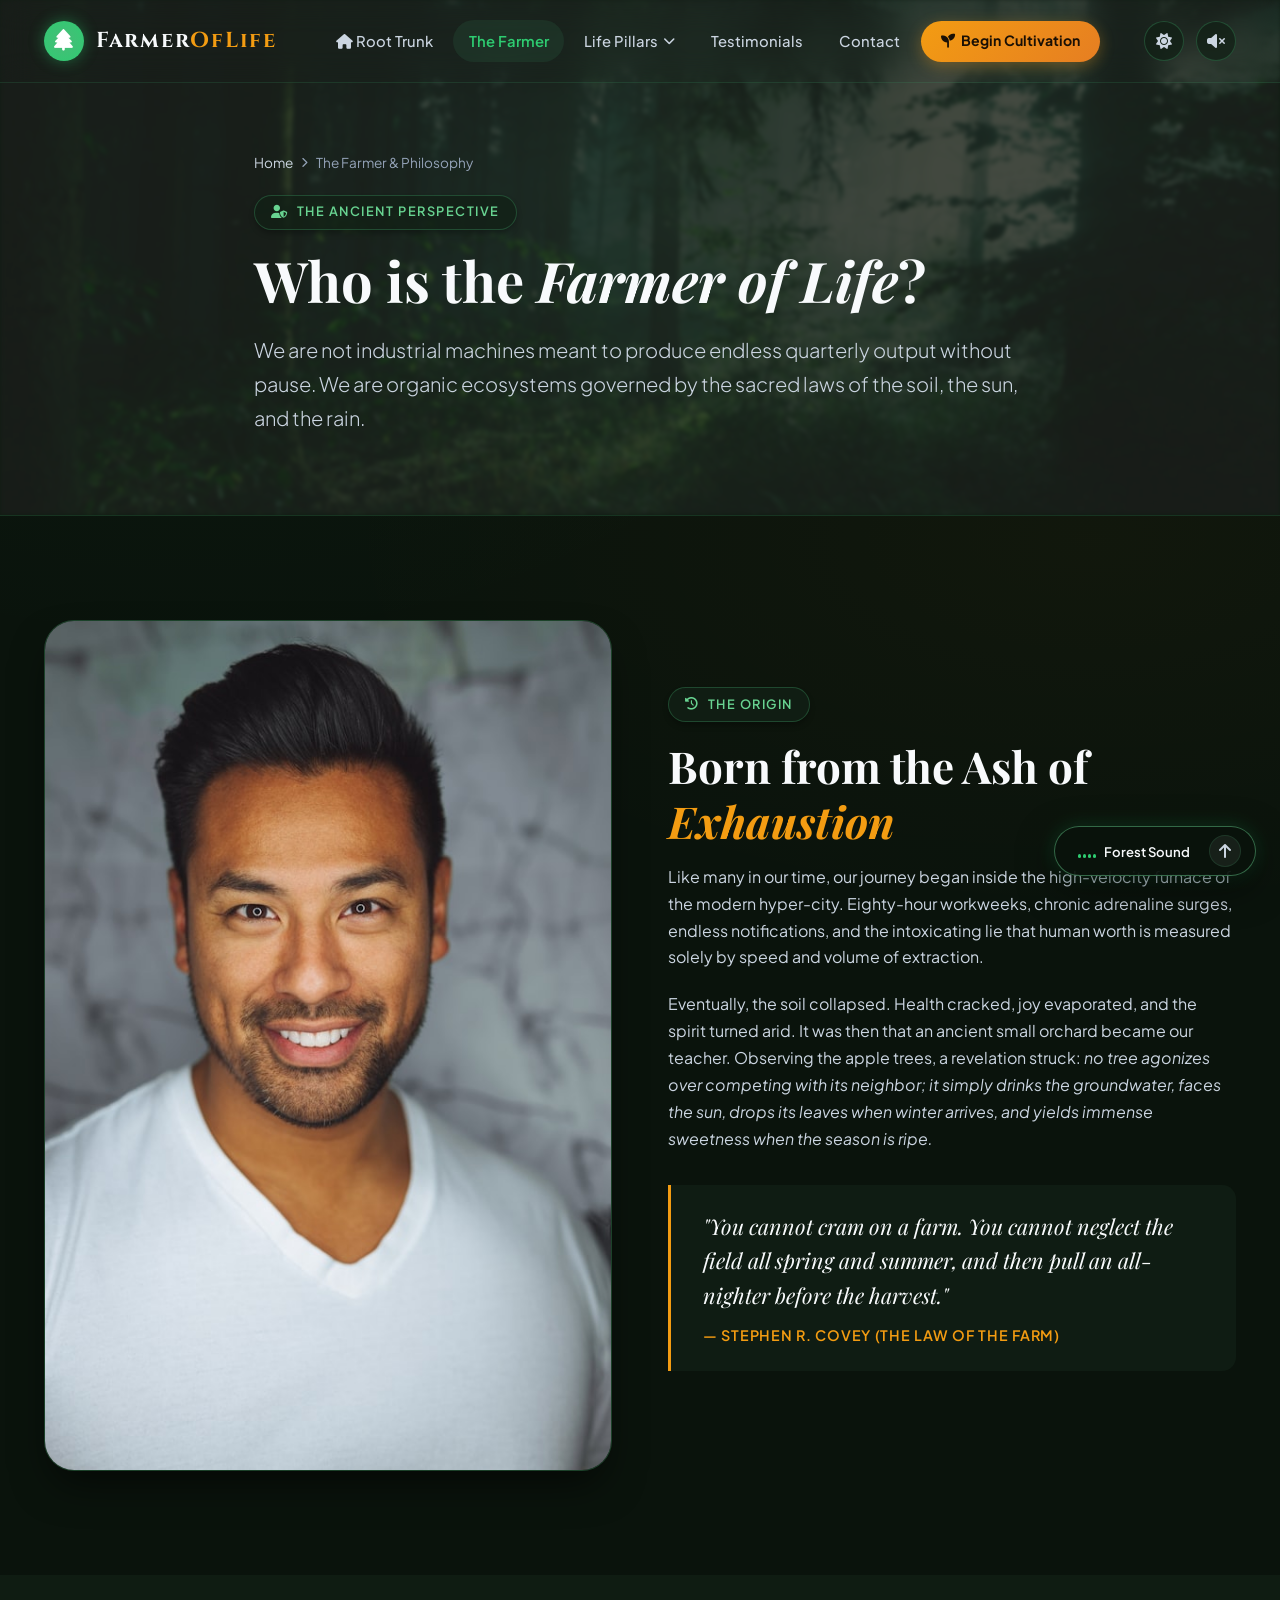
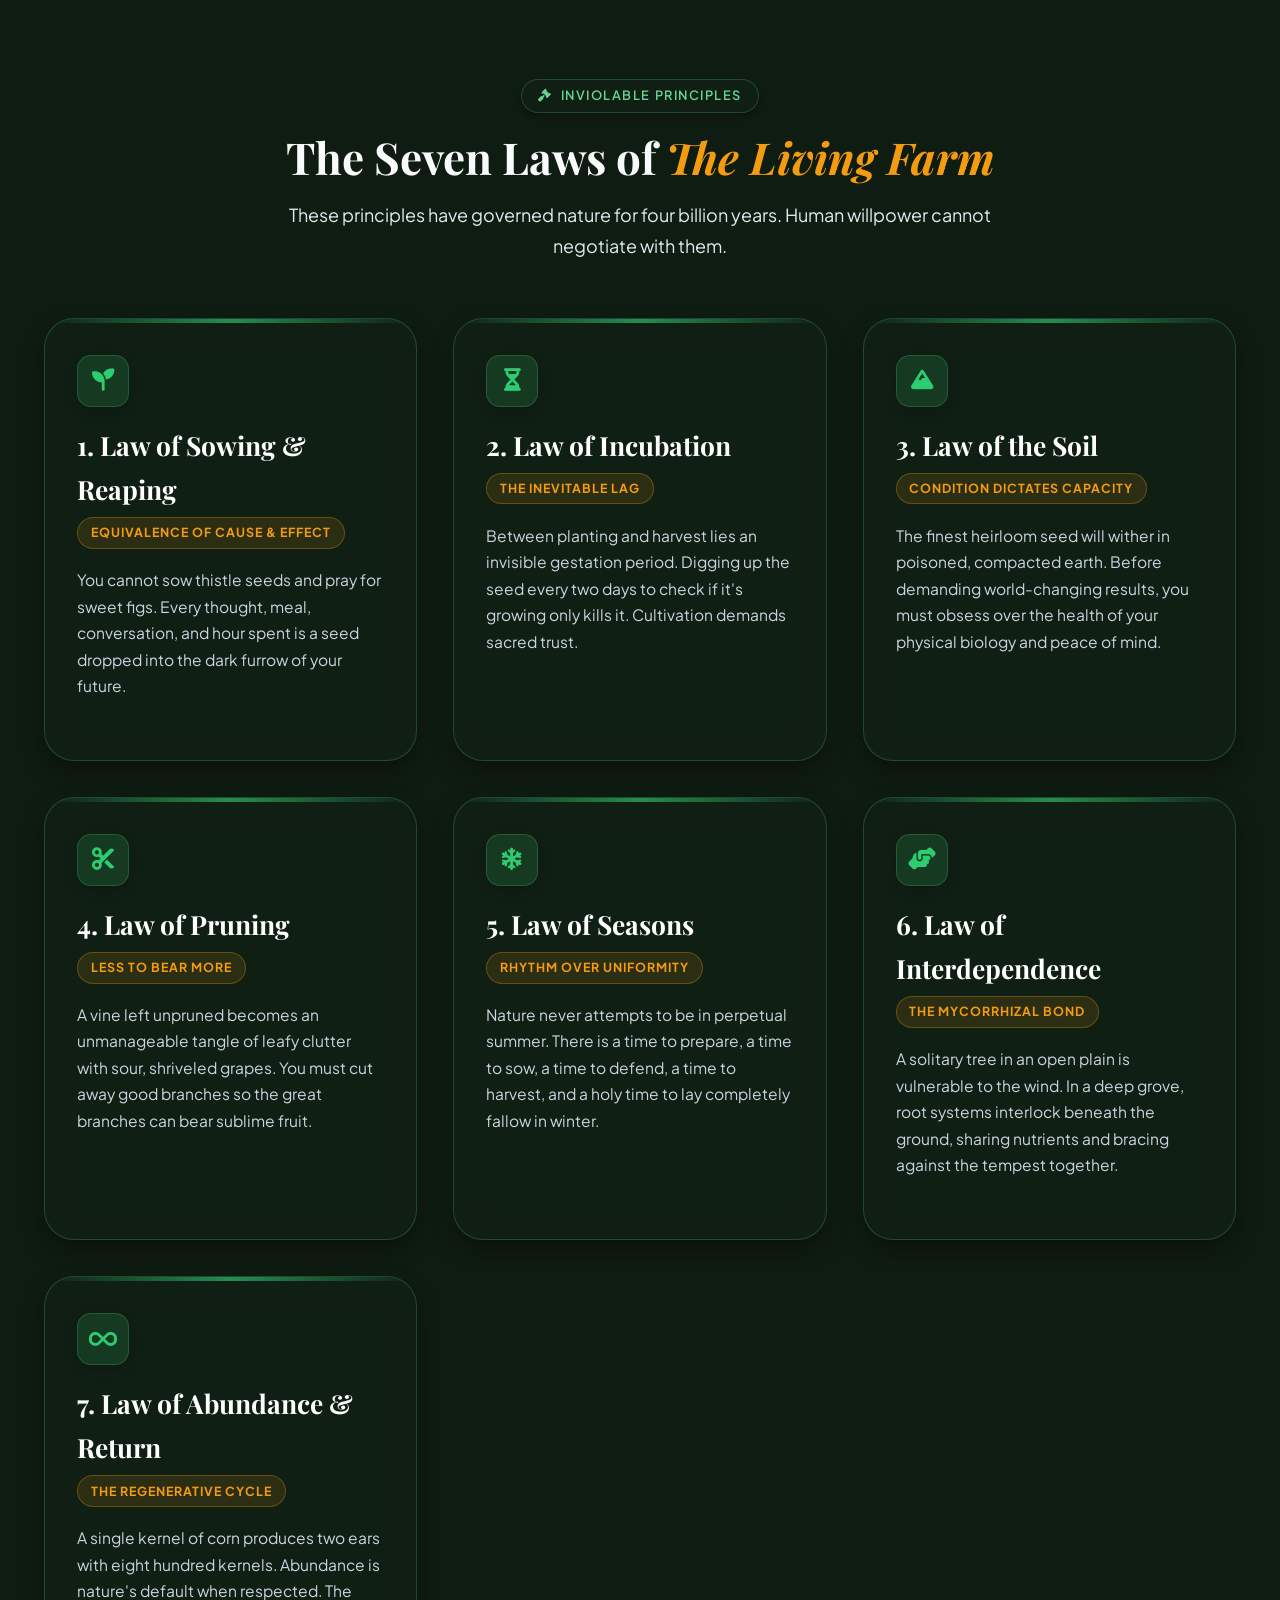
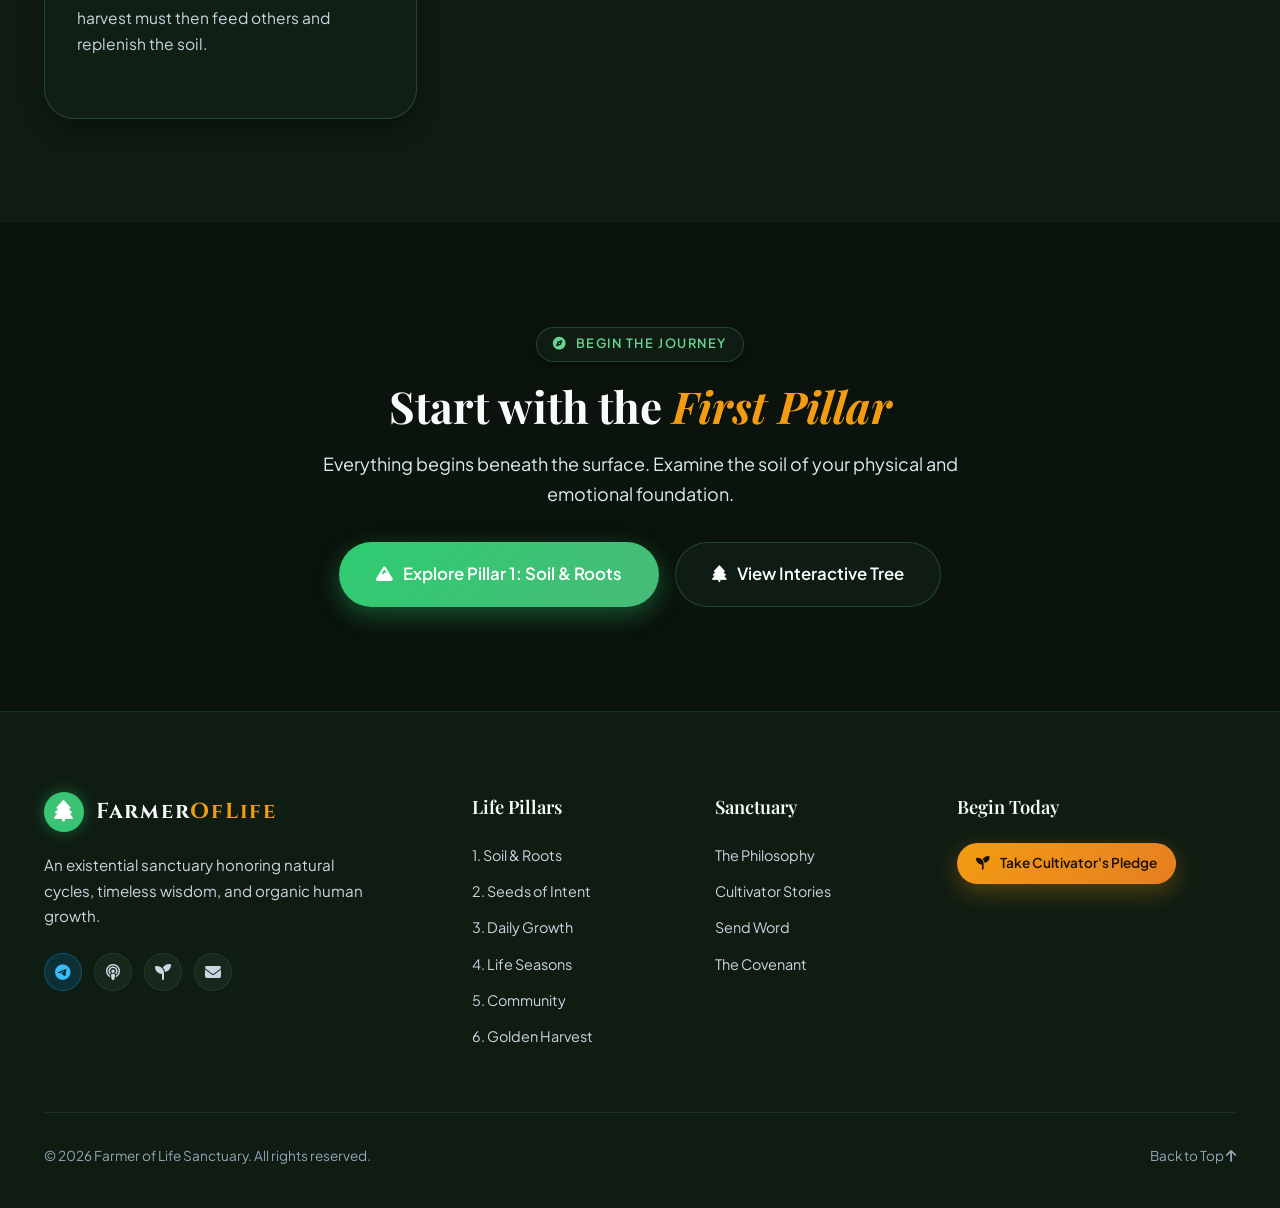
<file: about.html>
<!DOCTYPE html>
<html lang="en" data-theme="dark">
<head>
  <meta charset="UTF-8">
  <meta name="viewport" content="width=device-width, initial-scale=1.0">
  <title>About The Farmer & The Philosophy — Farmer of Life</title>
  <meta name="description" content="Discover the origins of the Farmer of Life and the 7 Inviolable Laws of the Farm that govern human fulfillment and natural achievement.">
  
  <!-- Fonts -->
  <link rel="preconnect" href="https://fonts.googleapis.com">
  <link rel="preconnect" href="https://fonts.gstatic.com" crossorigin>
  <link href="https://fonts.googleapis.com/css2?family=Cinzel:wght@500;600;700;800&family=Kantumruy+Pro:wght@400;500;600;700&family=Playfair+Display:ital,wght@0,500;0,600;0,700;1,400;1,600&family=Plus+Jakarta+Sans:wght@300;400;500;600;700&display=swap" rel="stylesheet">
  
  <link rel="stylesheet" href="https://cdnjs.cloudflare.com/ajax/libs/font-awesome/6.4.0/css/all.min.css">
    <!-- Critical Base Styles: Prevents any white flash, ensures instant botanical dark mode -->
  <style>
    :root {
      --bg-primary: #0a130c;
      --bg-secondary: #0f1c12;
      --bg-tertiary: #16281b;
      --bg-card: rgba(18, 33, 22, 0.75);
      --bg-card-hover: rgba(26, 48, 32, 0.88);
      --border-subtle: rgba(72, 187, 120, 0.15);
      --border-medium: rgba(72, 187, 120, 0.28);
      --border-bright: rgba(104, 211, 145, 0.45);
      --accent-primary: #2ecc71;
      --accent-secondary: #48bb78;
      --accent-gold: #f39c12;
      --text-main: #f8fafc;
      --text-muted: #cbd5e1;
      --text-gold: #f6c26b;
      --font-serif: 'Playfair Display', Georgia, serif;
      --font-display: 'Cinzel', serif;
      --font-sans: 'Plus Jakarta Sans', system-ui, -apple-system, BlinkMacSystemFont, 'Segoe UI', Roboto, sans-serif;
    }
    [data-theme="light"] {
      --bg-primary: #f4fbf5;
      --bg-secondary: #eaf6ec;
      --text-main: #0f2415;
      --text-muted: #33533b;
    }
    html, body {
      background-color: var(--bg-primary, #0a130c) !important;
      color: var(--text-main, #f0fdf4) !important;
      font-family: var(--font-sans);
      margin: 0;
      padding: 0;
      min-height: 100vh;
      -webkit-font-smoothing: antialiased;
    }
    a { color: #2ecc71; text-decoration: none; }
    .site-header {
      position: fixed;
      top: 0;
      left: 0;
      width: 100%;
      z-index: 1000;
      background: rgba(10, 19, 12, 0.88);
      backdrop-filter: blur(16px);
      -webkit-backdrop-filter: blur(16px);
      border-bottom: 1px solid var(--border-subtle);
    }
  </style>

  <!-- Stylesheets -->
  <link rel="stylesheet" href="style.css">
  <link rel="stylesheet" href="responsive.css">
  <link rel="stylesheet" href="animate.css">
  <link rel="icon" type="image/svg+xml" href="data:image/svg+xml,%3Csvg xmlns='http://www.w3.org/2000/svg' viewBox='0 0 100 100'%3E%3Ctext y='.9em' font-size='90'%3E%F0%9F%8C%B3%3C/text%3E%3C/svg%3E">
  <script>
    // Universal image error fallback for GitHub Pages & Local
    window.addEventListener('error', function(e) {
      if (e.target && e.target.tagName === 'IMG') {
        var src = e.target.getAttribute('src');
        if (src && !e.target.dataset.hasFallenBack) {
          e.target.dataset.hasFallenBack = 'true';
          e.target.src = src.indexOf('img/') === 0 ? src.replace('img/', '') : ('img/' + src);
        }
      }
    }, true);
  </script>
</head>
<body>

  <!-- Navigation Header -->
  <header class="site-header" id="siteHeader">
    <div class="container nav-container">
      <a href="index.html" class="brand-logo">
        <div class="brand-icon-wrap"><i class="fas fa-tree"></i></div>
        <div class="brand-text">Farmer<span>OfLife</span></div>
      </a>

      <nav class="nav-menu" id="navMenu">
        <a href="index.html" class="nav-link"><i class="fas fa-home"></i> Root Trunk</a>
        <a href="about.html" class="nav-link active">The Farmer</a>
        <div class="nav-dropdown">
          <div class="nav-link dropdown-toggle" role="button">
            <span>Life Pillars</span> <i class="fas fa-chevron-down" style="font-size: 0.75rem;"></i>
          </div>
          <div class="dropdown-menu">
            <a href="soil.html" class="dropdown-item"><i class="fas fa-mountain"></i> 1. Soil & Roots</a>
            <a href="seeds.html" class="dropdown-item"><i class="fas fa-seedling"></i> 2. Seeds & Intent</a>
            <a href="growth.html" class="dropdown-item"><i class="fas fa-leaf"></i> 3. Daily Growth</a>
            <a href="seasons.html" class="dropdown-item"><i class="fas fa-calendar-alt"></i> 4. Life Seasons</a>
            <a href="community.html" class="dropdown-item"><i class="fas fa-users"></i> 5. Mycorrhizal Tribe</a>
            <a href="harvest.html" class="dropdown-item"><i class="fas fa-apple-alt"></i> 6. Golden Harvest</a>
          </div>
        </div>
        <a href="testimonial.html" class="nav-link">Testimonials</a>
        <a href="contact.html" class="nav-link">Contact</a>
        <a href="call-to-action.html" class="btn-nav-cta"><i class="fas fa-seedling"></i> Begin Cultivation</a>
      </nav>

      <div class="nav-actions">
        <button class="theme-toggle" id="themeToggle" aria-label="Toggle Theme"><i class="fas fa-sun"></i></button>
        <button class="sound-toggle" id="soundToggle" aria-label="Toggle Sound"><i class="fas fa-volume-mute"></i></button>
        <button class="mobile-toggle" id="mobileToggle" aria-label="Open Menu"><i class="fas fa-bars"></i></button>
      </div>
    </div>
  </header>

  <!-- Page Hero Header -->
  <section class="page-hero">
    <img src="hero.jpg" alt="Ancient Forest" class="page-hero-bg">
    <div class="container page-hero-content anim-fade-up">
      <div class="breadcrumb">
        <a href="index.html">Home</a> <i class="fas fa-chevron-right" style="font-size: 0.65rem;"></i> <span>The Farmer & Philosophy</span>
      </div>
      <span class="section-badge"><i class="fas fa-user-shield"></i> The Ancient Perspective</span>
      <h1 class="page-hero-title">Who is the <em>Farmer of Life</em>?</h1>
      <p class="page-hero-lead">
        We are not industrial machines meant to produce endless quarterly output without pause. 
        We are organic ecosystems governed by the sacred laws of the soil, the sun, and the rain.
      </p>
    </div>
  </section>

  <!-- Origin Story -->
  <section class="section">
    <div class="container">
      <div class="content-grid-2col">
        <div class="media-rounded-card anim-fade-in">
          <img src="farmer-portrait.jpg" alt="The Steward in the Garden" style="min-height: 440px;">
        </div>
        <div class="anim-fade-up">
          <span class="section-badge"><i class="fas fa-history"></i> The Origin</span>
          <h2 class="section-title">Born from the Ash of <em>Exhaustion</em></h2>
          <p style="color: var(--text-muted); margin-bottom: 1.25rem;">
            Like many in our time, our journey began inside the high-velocity furnace of the modern hyper-city. 
            Eighty-hour workweeks, chronic adrenaline surges, endless notifications, and the intoxicating lie that 
            human worth is measured solely by speed and volume of extraction.
          </p>
          <p style="color: var(--text-muted); margin-bottom: 1.5rem;">
            Eventually, the soil collapsed. Health cracked, joy evaporated, and the spirit turned arid. 
            It was then that an ancient small orchard became our teacher. Observing the apple trees, a revelation struck: 
            <em>no tree agonizes over competing with its neighbor; it simply drinks the groundwater, faces the sun, drops its leaves when winter arrives, and yields immense sweetness when the season is ripe.</em>
          </p>

          <div class="quote-block">
            "You cannot cram on a farm. You cannot neglect the field all spring and summer, and then pull an all-nighter before the harvest."
            <span class="quote-author">— Stephen R. Covey (The Law of the Farm)</span>
          </div>
        </div>
      </div>
    </div>
  </section>

  <!-- The 7 Inviolable Laws of the Farm -->
  <section class="section" style="background: var(--bg-secondary);">
    <div class="container">
      <div class="section-title-wrap">
        <span class="section-badge"><i class="fas fa-gavel"></i> Inviolable Principles</span>
        <h2 class="section-title">The Seven Laws of <em>The Living Farm</em></h2>
        <p class="section-subtitle">
          These principles have governed nature for four billion years. Human willpower cannot negotiate with them.
        </p>
      </div>

      <div class="pillars-grid">
        
        <div class="pillar-card">
          <div class="pillar-icon-box"><i class="fas fa-seedling"></i></div>
          <h3 style="margin-top: 1rem;">1. Law of Sowing & Reaping</h3>
          <div class="pillar-role">Equivalence of Cause & Effect</div>
          <p>You cannot sow thistle seeds and pray for sweet figs. Every thought, meal, conversation, and hour spent is a seed dropped into the dark furrow of your future.</p>
        </div>

        <div class="pillar-card">
          <div class="pillar-icon-box"><i class="fas fa-hourglass-half"></i></div>
          <h3 style="margin-top: 1rem;">2. Law of Incubation</h3>
          <div class="pillar-role">The Inevitable Lag</div>
          <p>Between planting and harvest lies an invisible gestation period. Digging up the seed every two days to check if it's growing only kills it. Cultivation demands sacred trust.</p>
        </div>

        <div class="pillar-card">
          <div class="pillar-icon-box"><i class="fas fa-mountain"></i></div>
          <h3 style="margin-top: 1rem;">3. Law of the Soil</h3>
          <div class="pillar-role">Condition Dictates Capacity</div>
          <p>The finest heirloom seed will wither in poisoned, compacted earth. Before demanding world-changing results, you must obsess over the health of your physical biology and peace of mind.</p>
        </div>

        <div class="pillar-card">
          <div class="pillar-icon-box"><i class="fas fa-cut"></i></div>
          <h3 style="margin-top: 1rem;">4. Law of Pruning</h3>
          <div class="pillar-role">Less to Bear More</div>
          <p>A vine left unpruned becomes an unmanageable tangle of leafy clutter with sour, shriveled grapes. You must cut away good branches so the great branches can bear sublime fruit.</p>
        </div>

        <div class="pillar-card">
          <div class="pillar-icon-box"><i class="fas fa-snowflake"></i></div>
          <h3 style="margin-top: 1rem;">5. Law of Seasons</h3>
          <div class="pillar-role">Rhythm Over Uniformity</div>
          <p>Nature never attempts to be in perpetual summer. There is a time to prepare, a time to sow, a time to defend, a time to harvest, and a holy time to lay completely fallow in winter.</p>
        </div>

        <div class="pillar-card">
          <div class="pillar-icon-box"><i class="fas fa-hands-helping"></i></div>
          <h3 style="margin-top: 1rem;">6. Law of Interdependence</h3>
          <div class="pillar-role">The Mycorrhizal Bond</div>
          <p>A solitary tree in an open plain is vulnerable to the wind. In a deep grove, root systems interlock beneath the ground, sharing nutrients and bracing against the tempest together.</p>
        </div>

        <div class="pillar-card">
          <div class="pillar-icon-box"><i class="fas fa-infinity"></i></div>
          <h3 style="margin-top: 1rem;">7. Law of Abundance & Return</h3>
          <div class="pillar-role">The Regenerative Cycle</div>
          <p>A single kernel of corn produces two ears with eight hundred kernels. Abundance is nature's default when respected. The harvest must then feed others and replenish the soil.</p>
        </div>

      </div>
    </div>
  </section>

  <!-- Call to Explore Pillars -->
  <section class="section" style="text-align: center;">
    <div class="container">
      <span class="section-badge"><i class="fas fa-compass"></i> Begin the Journey</span>
      <h2 class="section-title">Start with the <em>First Pillar</em></h2>
      <p class="section-subtitle" style="margin-bottom: 2rem;">
        Everything begins beneath the surface. Examine the soil of your physical and emotional foundation.
      </p>
      <div style="display: flex; justify-content: center; gap: 1rem;">
        <a href="soil.html" class="btn btn-primary btn-lg"><i class="fas fa-mountain"></i> Explore Pillar 1: Soil & Roots</a>
        <a href="index.html" class="btn btn-outline btn-lg"><i class="fas fa-tree"></i> View Interactive Tree</a>
      </div>
    </div>
  </section>

  <!-- Footer -->
  <footer class="site-footer">
    <div class="container">
      <div class="footer-grid">
        <div class="footer-brand">
          <a href="index.html" class="brand-logo">
            <div class="brand-icon-wrap"><i class="fas fa-tree"></i></div>
            <div class="brand-text">Farmer<span>OfLife</span></div>
          </a>
          <p>An existential sanctuary honoring natural cycles, timeless wisdom, and organic human growth.</p>
          <div class="social-links" style="display: flex; gap: 0.75rem; margin-top: 1rem;">
            <a href="https://t.me/kimbunthonICT" target="_blank" rel="noopener noreferrer" class="social-link" title="Telegram (@kimbunthonICT)" aria-label="Telegram" style="background: rgba(2, 132, 199, 0.2); color: #38bdf8; border-color: rgba(2, 132, 199, 0.45);"><i class="fab fa-telegram-plane"></i></a>
            <a href="#" class="social-link" title="Forest Podcast" aria-label="Podcast"><i class="fas fa-podcast"></i></a>
            <a href="#" class="social-link" title="Community Forum" aria-label="Community"><i class="fas fa-seedling"></i></a>
            <a href="contact.html" class="social-link" title="Contact Us" aria-label="Email"><i class="fas fa-envelope"></i></a>
          </div>
        </div>
        <div class="footer-col">
          <h4>Life Pillars</h4>
          <div class="footer-links">
            <a href="soil.html">1. Soil & Roots</a>
            <a href="seeds.html">2. Seeds of Intent</a>
            <a href="growth.html">3. Daily Growth</a>
            <a href="seasons.html">4. Life Seasons</a>
            <a href="community.html">5. Community</a>
            <a href="harvest.html">6. Golden Harvest</a>
          </div>
        </div>
        <div class="footer-col">
          <h4>Sanctuary</h4>
          <div class="footer-links">
            <a href="about.html">The Philosophy</a>
            <a href="testimonial.html">Cultivator Stories</a>
            <a href="contact.html">Send Word</a>
            <a href="call-to-action.html">The Covenant</a>
          </div>
        </div>
        <div class="footer-col">
          <h4>Begin Today</h4>
          <a href="call-to-action.html" class="btn btn-gold btn-sm"><i class="fas fa-seedling"></i> Take Cultivator's Pledge</a>
        </div>
      </div>
      <div class="footer-bottom">
        <div>&copy; 2026 Farmer of Life Sanctuary. All rights reserved.</div>
        <a href="#siteHeader">Back to Top <i class="fas fa-arrow-up"></i></a>
      </div>
    </div>
  </footer>

  <script src="main.js"></script>
  <!-- Floating Sanctuary Audio & Canopy HUD -->
  <div class="sanctuary-hud" id="sanctuaryHUD" role="region" aria-label="Sanctuary Ambience Controls">
    <button class="hud-sound-btn" id="hudSoundBtn" title="Toggle Forest Wind Ambience">
      <div class="hud-equalizer" aria-hidden="true">
        <span></span><span></span><span></span><span></span>
      </div>
      <span class="hud-sound-text">Forest Sound</span>
    </button>
    <button class="hud-scroll-top" id="hudScrollTop" title="Return to Canopy" aria-label="Return to Canopy">
      <i class="fas fa-arrow-up"></i>
    </button>
  </div>
</body>
</html>
</file>
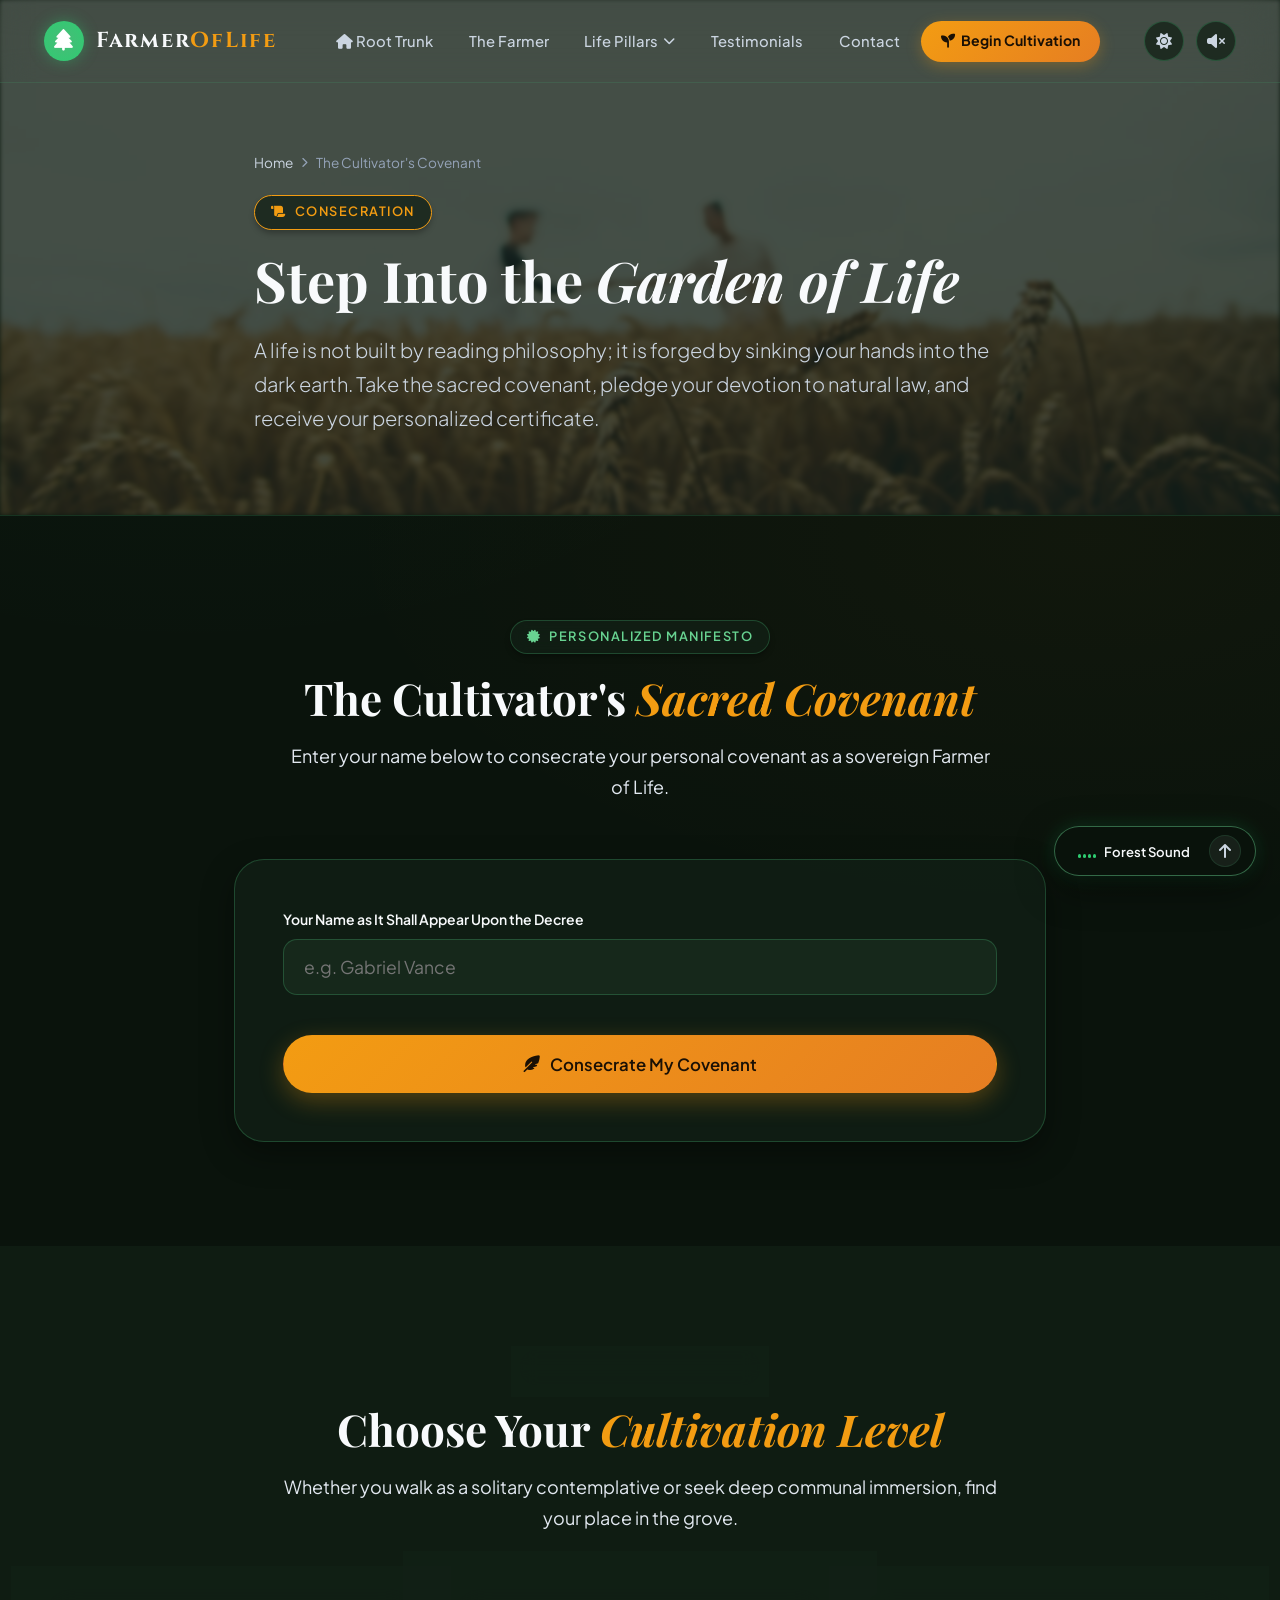
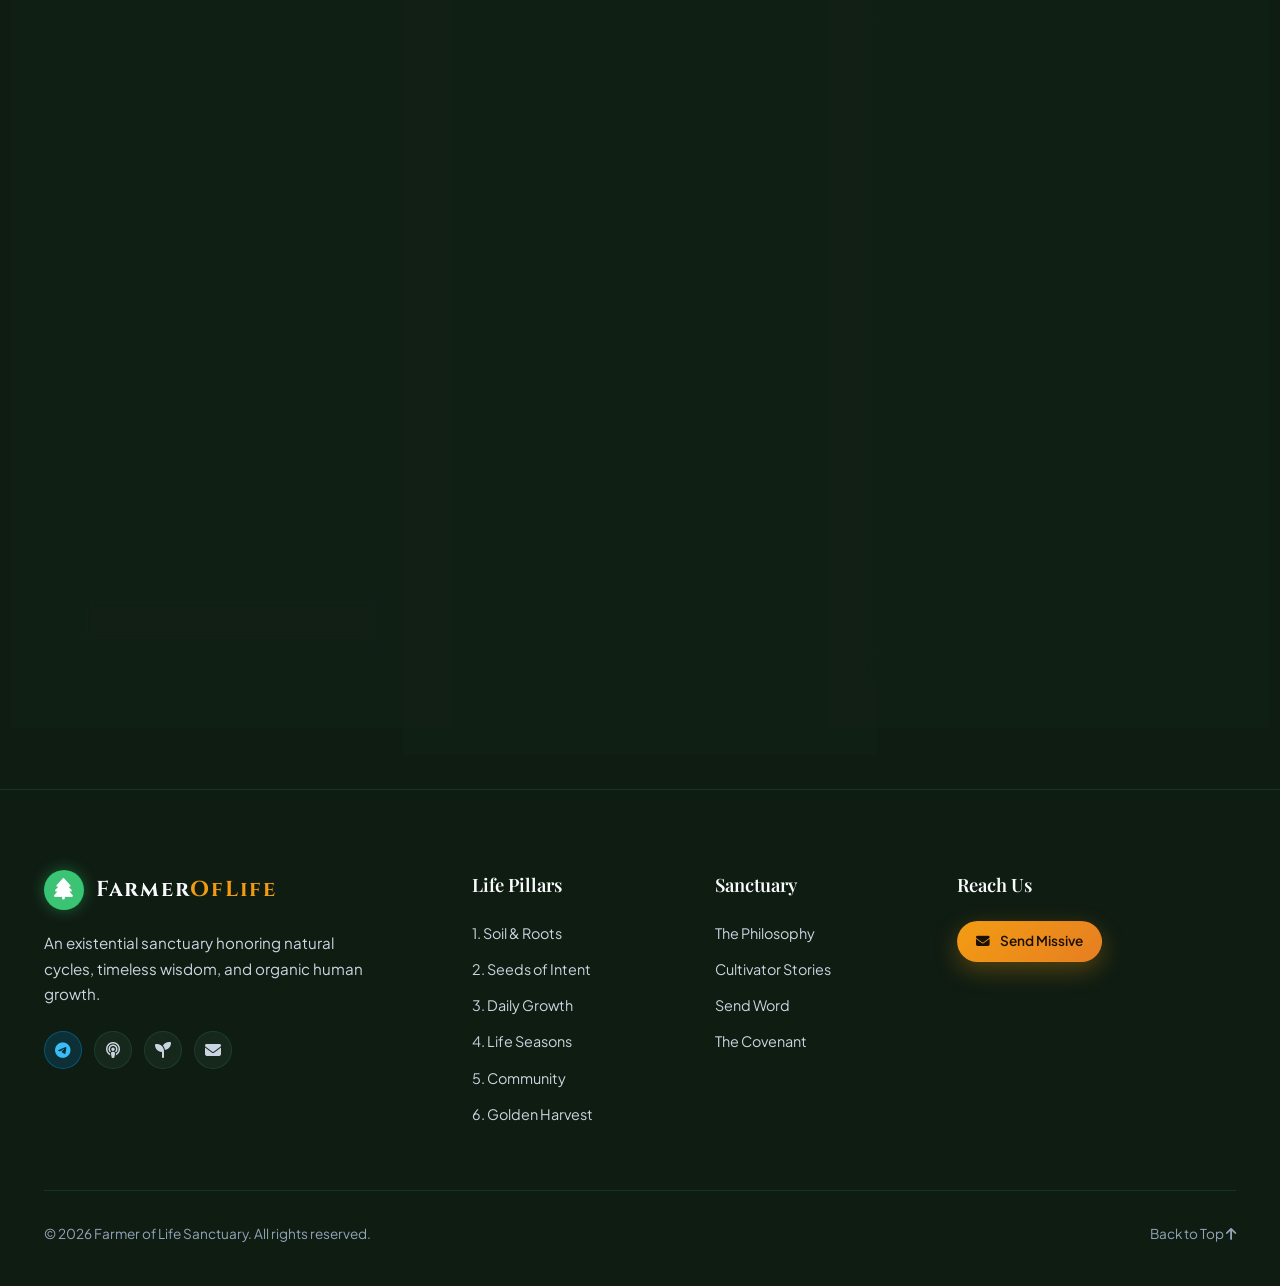
<file: call-to-action.html>
<!DOCTYPE html>
<html lang="en" data-theme="dark">
<head>
  <meta charset="UTF-8">
  <meta name="viewport" content="width=device-width, initial-scale=1.0">
  <title>The Cultivator's Covenant — Step Into the Garden | Farmer of Life</title>
  <meta name="description" content="Consecrate your commitment to natural growth. Generate your personal Cultivator's Covenant and embark on the 30-day life cultivation journey.">
  
  <link rel="preconnect" href="https://fonts.googleapis.com">
  <link rel="preconnect" href="https://fonts.gstatic.com" crossorigin>
  <link href="https://fonts.googleapis.com/css2?family=Cinzel:wght@500;600;700;800&family=Kantumruy+Pro:wght@400;500;600;700&family=Playfair+Display:ital,wght@0,500;0,600;0,700;1,400;1,600&family=Plus+Jakarta+Sans:wght@300;400;500;600;700&display=swap" rel="stylesheet">
  
  <link rel="stylesheet" href="https://cdnjs.cloudflare.com/ajax/libs/font-awesome/6.4.0/css/all.min.css">
    <!-- Critical Base Styles: Prevents any white flash, ensures instant botanical dark mode -->
  <style>
    :root {
      --bg-primary: #0a130c;
      --bg-secondary: #0f1c12;
      --bg-tertiary: #16281b;
      --bg-card: rgba(18, 33, 22, 0.75);
      --bg-card-hover: rgba(26, 48, 32, 0.88);
      --border-subtle: rgba(72, 187, 120, 0.15);
      --border-medium: rgba(72, 187, 120, 0.28);
      --border-bright: rgba(104, 211, 145, 0.45);
      --accent-primary: #2ecc71;
      --accent-secondary: #48bb78;
      --accent-gold: #f39c12;
      --text-main: #f8fafc;
      --text-muted: #cbd5e1;
      --text-gold: #f6c26b;
      --font-serif: 'Playfair Display', Georgia, serif;
      --font-display: 'Cinzel', serif;
      --font-sans: 'Plus Jakarta Sans', system-ui, -apple-system, BlinkMacSystemFont, 'Segoe UI', Roboto, sans-serif;
    }
    [data-theme="light"] {
      --bg-primary: #f4fbf5;
      --bg-secondary: #eaf6ec;
      --text-main: #0f2415;
      --text-muted: #33533b;
    }
    html, body {
      background-color: var(--bg-primary, #0a130c) !important;
      color: var(--text-main, #f0fdf4) !important;
      font-family: var(--font-sans);
      margin: 0;
      padding: 0;
      min-height: 100vh;
      -webkit-font-smoothing: antialiased;
    }
    a { color: #2ecc71; text-decoration: none; }
    .site-header {
      position: fixed;
      top: 0;
      left: 0;
      width: 100%;
      z-index: 1000;
      background: rgba(10, 19, 12, 0.88);
      backdrop-filter: blur(16px);
      -webkit-backdrop-filter: blur(16px);
      border-bottom: 1px solid var(--border-subtle);
    }
  </style>

  <!-- Stylesheets -->
  <link rel="stylesheet" href="style.css">
  <link rel="stylesheet" href="responsive.css">
  <link rel="stylesheet" href="animate.css">
  <link rel="icon" type="image/svg+xml" href="data:image/svg+xml,%3Csvg xmlns='http://www.w3.org/2000/svg' viewBox='0 0 100 100'%3E%3Ctext y='.9em' font-size='90'%3E%F0%9F%8C%B3%3C/text%3E%3C/svg%3E">
  <script>
    // Universal image error fallback for GitHub Pages & Local
    window.addEventListener('error', function(e) {
      if (e.target && e.target.tagName === 'IMG') {
        var src = e.target.getAttribute('src');
        if (src && !e.target.dataset.hasFallenBack) {
          e.target.dataset.hasFallenBack = 'true';
          e.target.src = src.indexOf('img/') === 0 ? src.replace('img/', '') : ('img/' + src);
        }
      }
    }, true);
  </script>
</head>
<body>

  <!-- Navigation Header -->
  <header class="site-header" id="siteHeader">
    <div class="container nav-container">
      <a href="index.html" class="brand-logo">
        <div class="brand-icon-wrap"><i class="fas fa-tree"></i></div>
        <div class="brand-text">Farmer<span>OfLife</span></div>
      </a>

      <nav class="nav-menu" id="navMenu">
        <a href="index.html" class="nav-link"><i class="fas fa-home"></i> Root Trunk</a>
        <a href="about.html" class="nav-link">The Farmer</a>
        <div class="nav-dropdown">
          <div class="nav-link dropdown-toggle" role="button">
            <span>Life Pillars</span> <i class="fas fa-chevron-down" style="font-size: 0.75rem;"></i>
          </div>
          <div class="dropdown-menu">
            <a href="soil.html" class="dropdown-item"><i class="fas fa-mountain"></i> 1. Soil & Roots</a>
            <a href="seeds.html" class="dropdown-item"><i class="fas fa-seedling"></i> 2. Seeds & Intent</a>
            <a href="growth.html" class="dropdown-item"><i class="fas fa-leaf"></i> 3. Daily Growth</a>
            <a href="seasons.html" class="dropdown-item"><i class="fas fa-calendar-alt"></i> 4. Life Seasons</a>
            <a href="community.html" class="dropdown-item"><i class="fas fa-users"></i> 5. Mycorrhizal Tribe</a>
            <a href="harvest.html" class="dropdown-item"><i class="fas fa-apple-alt"></i> 6. Golden Harvest</a>
          </div>
        </div>
        <a href="testimonial.html" class="nav-link">Testimonials</a>
        <a href="contact.html" class="nav-link">Contact</a>
        <a href="call-to-action.html" class="btn-nav-cta active"><i class="fas fa-seedling"></i> Begin Cultivation</a>
      </nav>

      <div class="nav-actions">
        <button class="theme-toggle" id="themeToggle" aria-label="Toggle Theme"><i class="fas fa-sun"></i></button>
        <button class="sound-toggle" id="soundToggle" aria-label="Toggle Sound"><i class="fas fa-volume-mute"></i></button>
        <button class="mobile-toggle" id="mobileToggle" aria-label="Open Menu"><i class="fas fa-bars"></i></button>
      </div>
    </div>
  </header>

  <!-- Page Hero Header -->
  <section class="page-hero">
    <img src="harvest.jpg" alt="Rich golden harvest" class="page-hero-bg">
    <div class="container page-hero-content anim-fade-up">
      <div class="breadcrumb">
        <a href="index.html">Home</a> <i class="fas fa-chevron-right" style="font-size: 0.65rem;"></i> <span>The Cultivator's Covenant</span>
      </div>
      <span class="section-badge" style="border-color: var(--accent-gold); color: var(--accent-gold);"><i class="fas fa-scroll"></i> Consecration</span>
      <h1 class="page-hero-title">Step Into the <em>Garden of Life</em></h1>
      <p class="page-hero-lead">
        A life is not built by reading philosophy; it is forged by sinking your hands into the dark earth. 
        Take the sacred covenant, pledge your devotion to natural law, and receive your personalized certificate.
      </p>
    </div>
  </section>

  <!-- Interactive Covenant Generator Section -->
  <section class="section">
    <div class="container" style="max-width: 860px;">
      <div class="section-title-wrap">
        <span class="section-badge"><i class="fas fa-certificate"></i> Personalized Manifesto</span>
        <h2 class="section-title">The Cultivator's <em>Sacred Covenant</em></h2>
        <p class="section-subtitle">
          Enter your name below to consecrate your personal covenant as a sovereign Farmer of Life.
        </p>
      </div>

      <div style="background: var(--bg-card); border: 1px solid var(--border-medium); border-radius: var(--radius-xl); padding: 3rem; box-shadow: var(--shadow-card);">
        <div class="form-group">
          <label class="form-label">Your Name as It Shall Appear Upon the Decree</label>
          <input type="text" id="pledgeName" class="form-control" placeholder="e.g. Gabriel Vance" style="font-size: 1.1rem; padding: 1rem 1.25rem;">
        </div>

        <button type="button" class="btn btn-gold btn-lg" style="width: 100%; margin-top: 1rem;" id="btnGeneratePledge">
          <i class="fas fa-feather-alt"></i> Consecrate My Covenant
        </button>

        <!-- Dynamic Certificate Area -->
        <div id="pledgeCertificate" style="display: none;"></div>
      </div>
    </div>
  </section>

  <!-- Pathways of Participation -->
  <section class="section" style="background: var(--bg-secondary);">
    <div class="container">
      <div class="section-title-wrap">
        <span class="section-badge"><i class="fas fa-road"></i> Pathways of Practice</span>
        <h2 class="section-title">Choose Your <em>Cultivation Level</em></h2>
        <p class="section-subtitle">
          Whether you walk as a solitary contemplative or seek deep communal immersion, find your place in the grove.
        </p>
      </div>

      <div class="pillars-grid" style="grid-template-columns: repeat(auto-fit, minmax(320px, 1fr));">
        
        <!-- Tier 1 -->
        <div class="pillar-card">
          <div class="pillar-icon-box"><i class="fas fa-seedling"></i></div>
          <h3 style="margin-top: 1rem;">The Solitary Seeker</h3>
          <div class="pillar-role">Free & Open to All</div>
          <p>
            Receive our quiet Sunday Seed Almanack, access the interactive Soil pH Quiz, and study the 6 Pillars independently at your own natural pace.
          </p>
          <ul class="feature-list" style="margin-bottom: 2rem;">
            <li><i class="fas fa-check"></i> Sunday Seed Almanack</li>
            <li><i class="fas fa-check"></i> Life Soil Health Self-Assessment</li>
            <li><i class="fas fa-check"></i> Printable Covenant Certificate</li>
          </ul>
          <a href="index.html" class="btn btn-outline" style="width: 100%;"><i class="fas fa-tree"></i> Free Stewardship</a>
        </div>

        <!-- Tier 2 -->
        <div class="pillar-card" style="border-color: var(--accent-primary); box-shadow: var(--shadow-lg), var(--glow-green);">
          <div class="pillar-icon-box" style="background: rgba(46, 204, 113, 0.2); color: var(--accent-primary);"><i class="fas fa-fire"></i></div>
          <div style="display: inline-block; background: var(--accent-primary); color: #fff; font-size: 0.75rem; font-weight: 700; padding: 0.2rem 0.65rem; border-radius: var(--radius-pill); text-transform: uppercase; margin-bottom: 0.5rem;">Most Recommended</div>
          <h3 style="margin-top: 0.5rem;">The Hearth Fellowship</h3>
          <div class="pillar-role">Bi-Weekly Mastermind Circle</div>
          <p>
            Join an intimate, curated circle of 6 fellow cultivators. Bi-weekly video councils, seasonal pruning audits, and shared accountability.
          </p>
          <ul class="feature-list" style="margin-bottom: 2rem;">
            <li><i class="fas fa-check"></i> Everything in Solitary Seeker</li>
            <li><i class="fas fa-check"></i> Bi-Weekly Hearth Councils</li>
            <li><i class="fas fa-check"></i> Seasonal Solstice Alignment Audits</li>
            <li><i class="fas fa-check"></i> Private Direct Messenger with Stewards</li>
          </ul>
          <a href="contact.html" class="btn btn-primary" style="width: 100%;"><i class="fas fa-users"></i> Apply for Fellowship</a>
        </div>

        <!-- Tier 3 -->
        <div class="pillar-card">
          <div class="pillar-icon-box" style="color: var(--accent-gold);"><i class="fas fa-mountain"></i></div>
          <h3 style="margin-top: 1rem;">The Mountain Sanctuary</h3>
          <div class="pillar-role">Annual In-Person Immersion</div>
          <p>
            Four days of complete digital silence in our Cascade Range orchard. Wood fires, organic harvest feasts, guided breathwork, and life architecture.
          </p>
          <ul class="feature-list" style="margin-bottom: 2rem;">
            <li><i class="fas fa-check"></i> 4-Day Cascade Mountain Immersion</li>
            <li><i class="fas fa-check"></i> Private 1-on-1 Life Architecture</li>
            <li><i class="fas fa-check"></i> Lifetime Steward Grove Access</li>
          </ul>
          <a href="contact.html" class="btn btn-gold" style="width: 100%;"><i class="fas fa-compass"></i> Inquire for Solstice Retreat</a>
        </div>

      </div>
    </div>
  </section>

  <!-- Footer -->
  <footer class="site-footer">
    <div class="container">
      <div class="footer-grid">
        <div class="footer-brand">
          <a href="index.html" class="brand-logo">
            <div class="brand-icon-wrap"><i class="fas fa-tree"></i></div>
            <div class="brand-text">Farmer<span>OfLife</span></div>
          </a>
          <p>An existential sanctuary honoring natural cycles, timeless wisdom, and organic human growth.</p>
          <div class="social-links" style="display: flex; gap: 0.75rem; margin-top: 1rem;">
            <a href="https://t.me/kimbunthonICT" target="_blank" rel="noopener noreferrer" class="social-link" title="Telegram (@kimbunthonICT)" aria-label="Telegram" style="background: rgba(2, 132, 199, 0.2); color: #38bdf8; border-color: rgba(2, 132, 199, 0.45);"><i class="fab fa-telegram-plane"></i></a>
            <a href="#" class="social-link" title="Forest Podcast" aria-label="Podcast"><i class="fas fa-podcast"></i></a>
            <a href="#" class="social-link" title="Community Forum" aria-label="Community"><i class="fas fa-seedling"></i></a>
            <a href="contact.html" class="social-link" title="Contact Us" aria-label="Email"><i class="fas fa-envelope"></i></a>
          </div>
        </div>
        <div class="footer-col">
          <h4>Life Pillars</h4>
          <div class="footer-links">
            <a href="soil.html">1. Soil & Roots</a>
            <a href="seeds.html">2. Seeds of Intent</a>
            <a href="growth.html">3. Daily Growth</a>
            <a href="seasons.html">4. Life Seasons</a>
            <a href="community.html">5. Community</a>
            <a href="harvest.html">6. Golden Harvest</a>
          </div>
        </div>
        <div class="footer-col">
          <h4>Sanctuary</h4>
          <div class="footer-links">
            <a href="about.html">The Philosophy</a>
            <a href="testimonial.html">Cultivator Stories</a>
            <a href="contact.html">Send Word</a>
            <a href="call-to-action.html" class="active">The Covenant</a>
          </div>
        </div>
        <div class="footer-col">
          <h4>Reach Us</h4>
          <a href="contact.html" class="btn btn-gold btn-sm"><i class="fas fa-envelope"></i> Send Missive</a>
        </div>
      </div>
      <div class="footer-bottom">
        <div>&copy; 2026 Farmer of Life Sanctuary. All rights reserved.</div>
        <a href="#siteHeader">Back to Top <i class="fas fa-arrow-up"></i></a>
      </div>
    </div>
  </footer>

  <script src="main.js"></script>
  <!-- Floating Sanctuary Audio & Canopy HUD -->
  <div class="sanctuary-hud" id="sanctuaryHUD" role="region" aria-label="Sanctuary Ambience Controls">
    <button class="hud-sound-btn" id="hudSoundBtn" title="Toggle Forest Wind Ambience">
      <div class="hud-equalizer" aria-hidden="true">
        <span></span><span></span><span></span><span></span>
      </div>
      <span class="hud-sound-text">Forest Sound</span>
    </button>
    <button class="hud-scroll-top" id="hudScrollTop" title="Return to Canopy" aria-label="Return to Canopy">
      <i class="fas fa-arrow-up"></i>
    </button>
  </div>
</body>
</html>
</file>
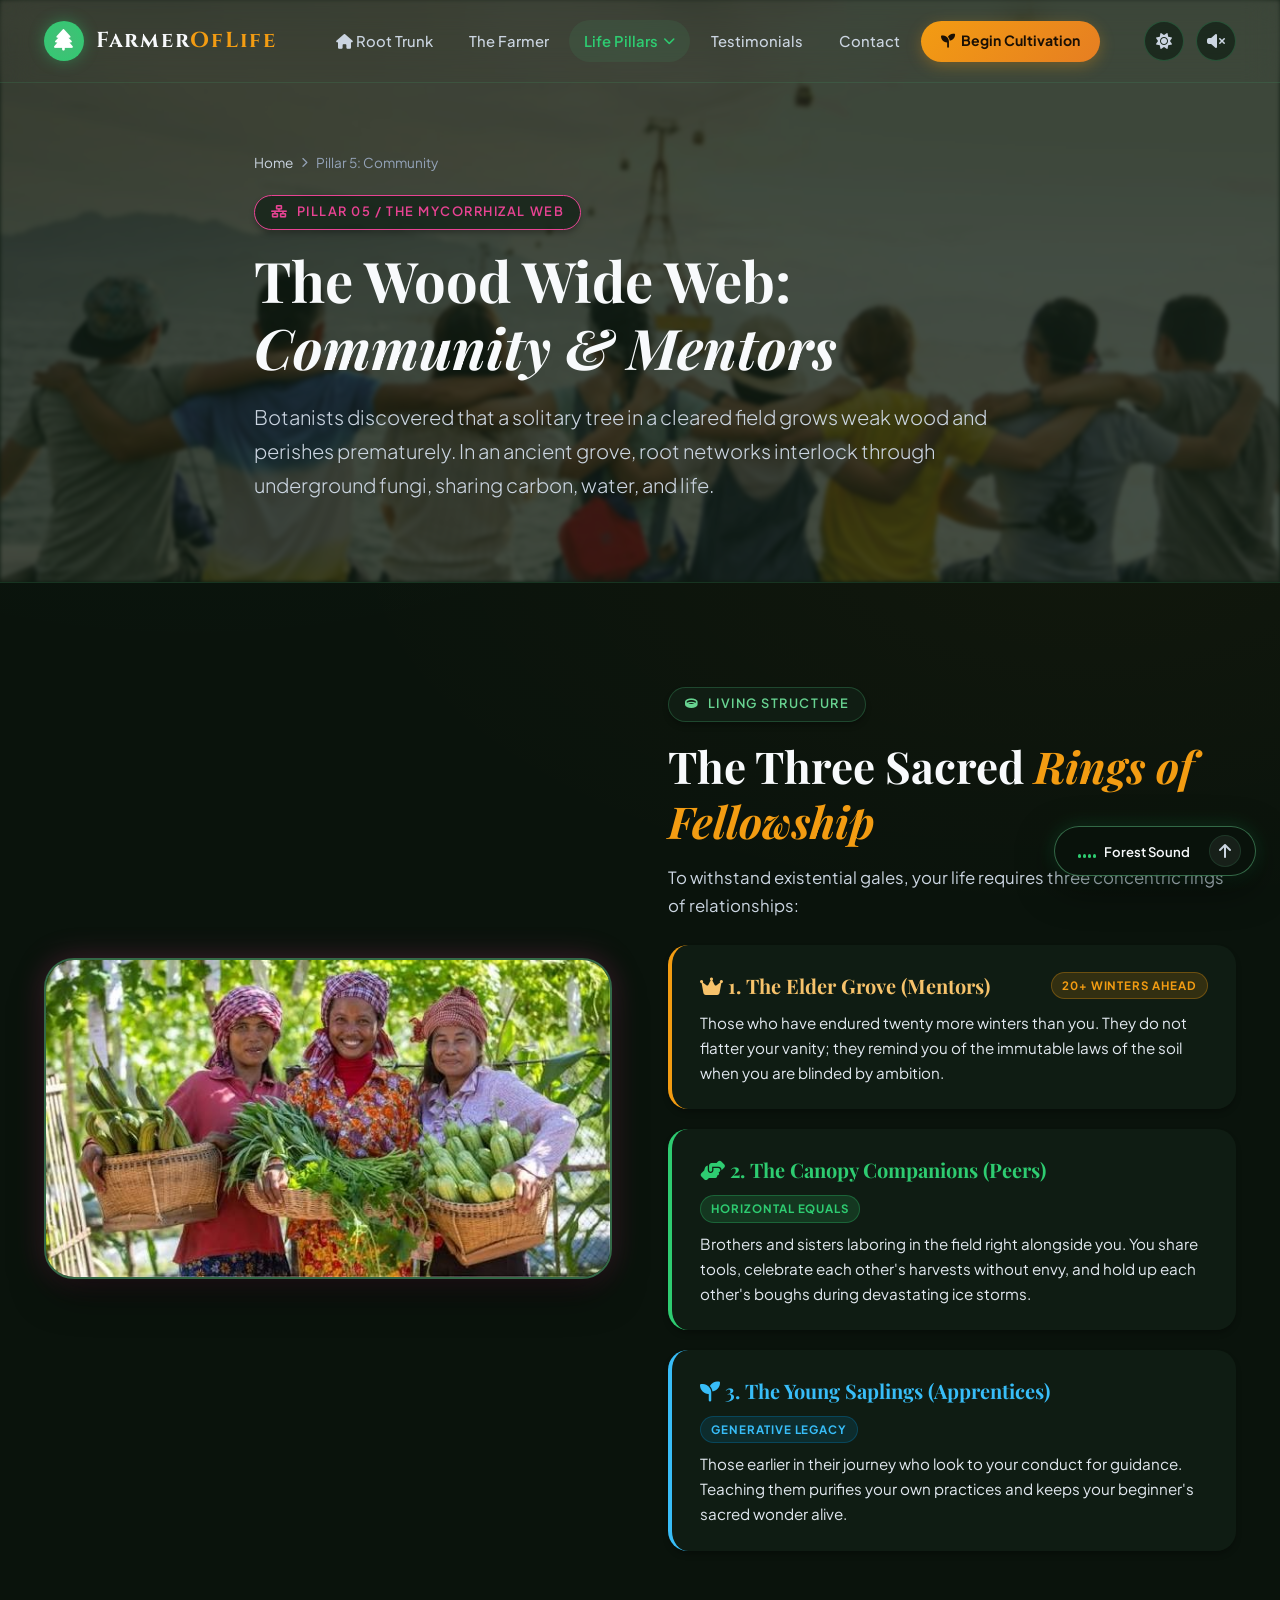
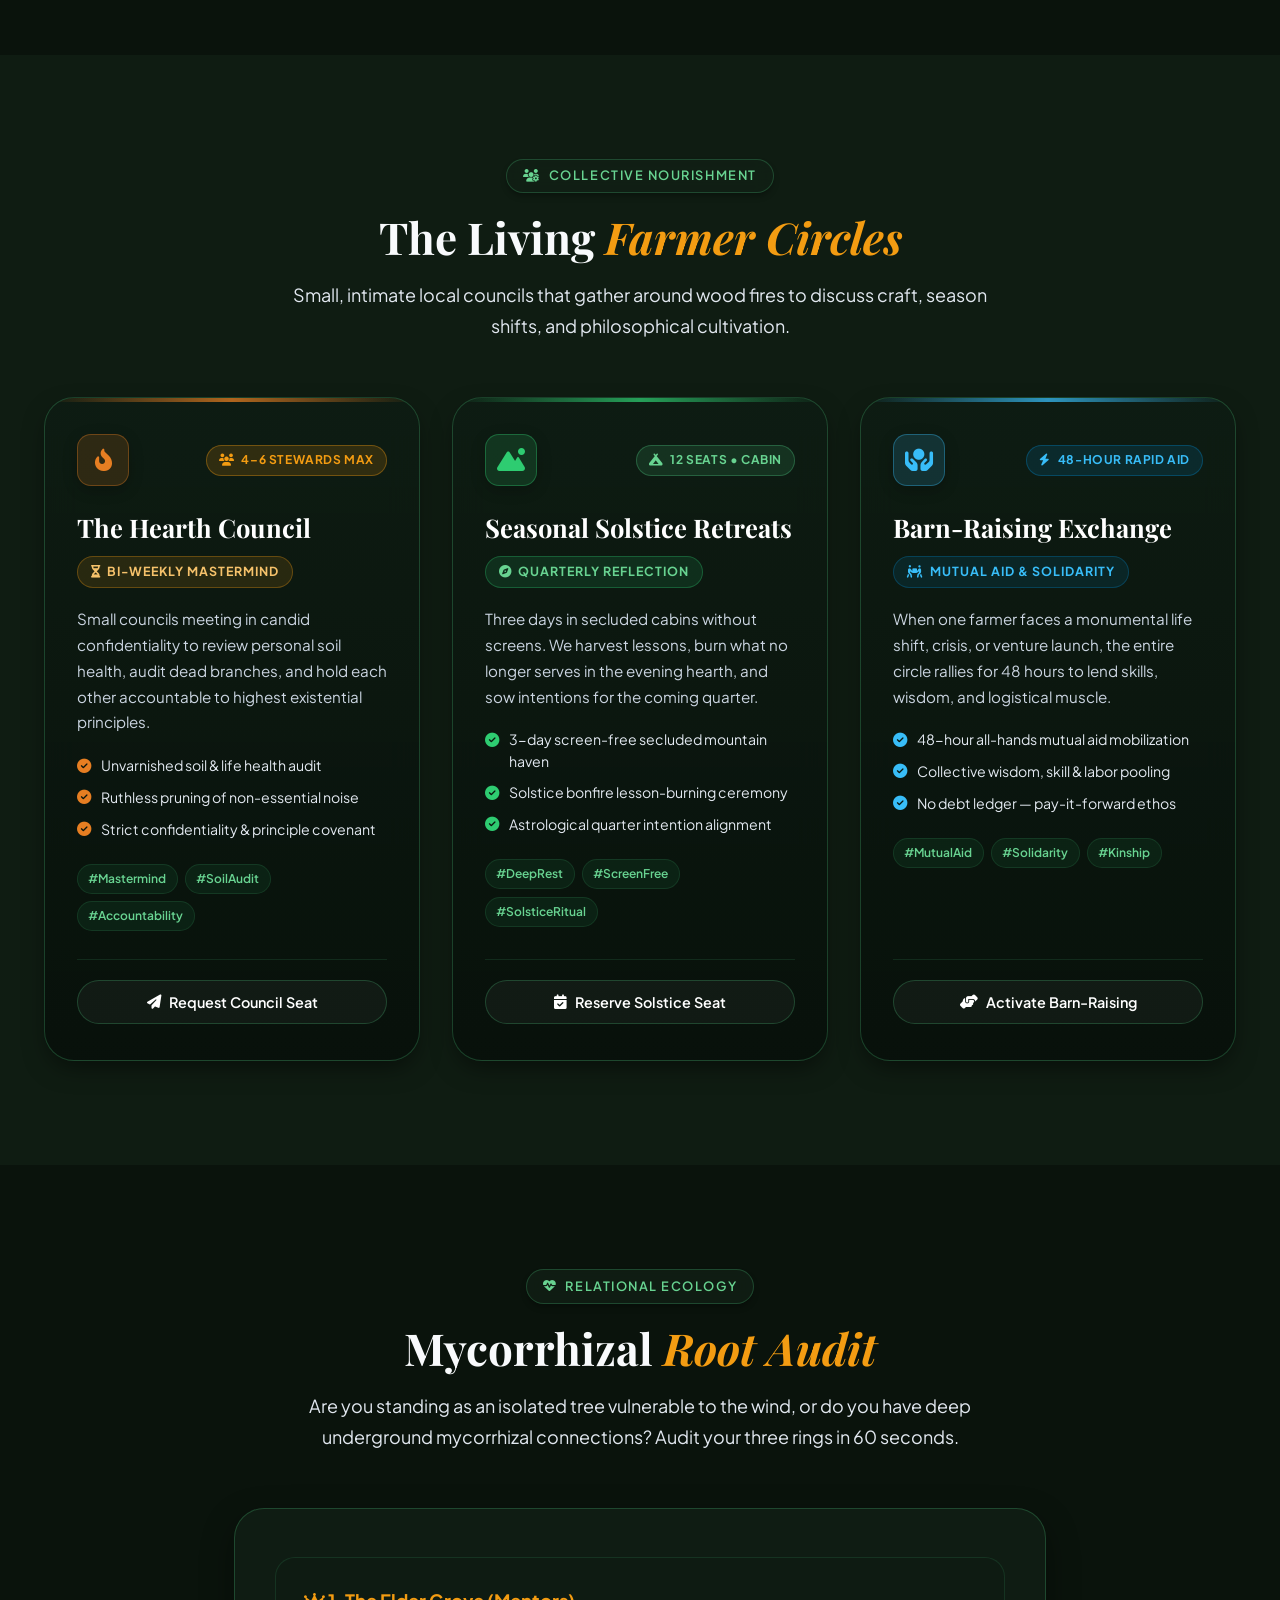
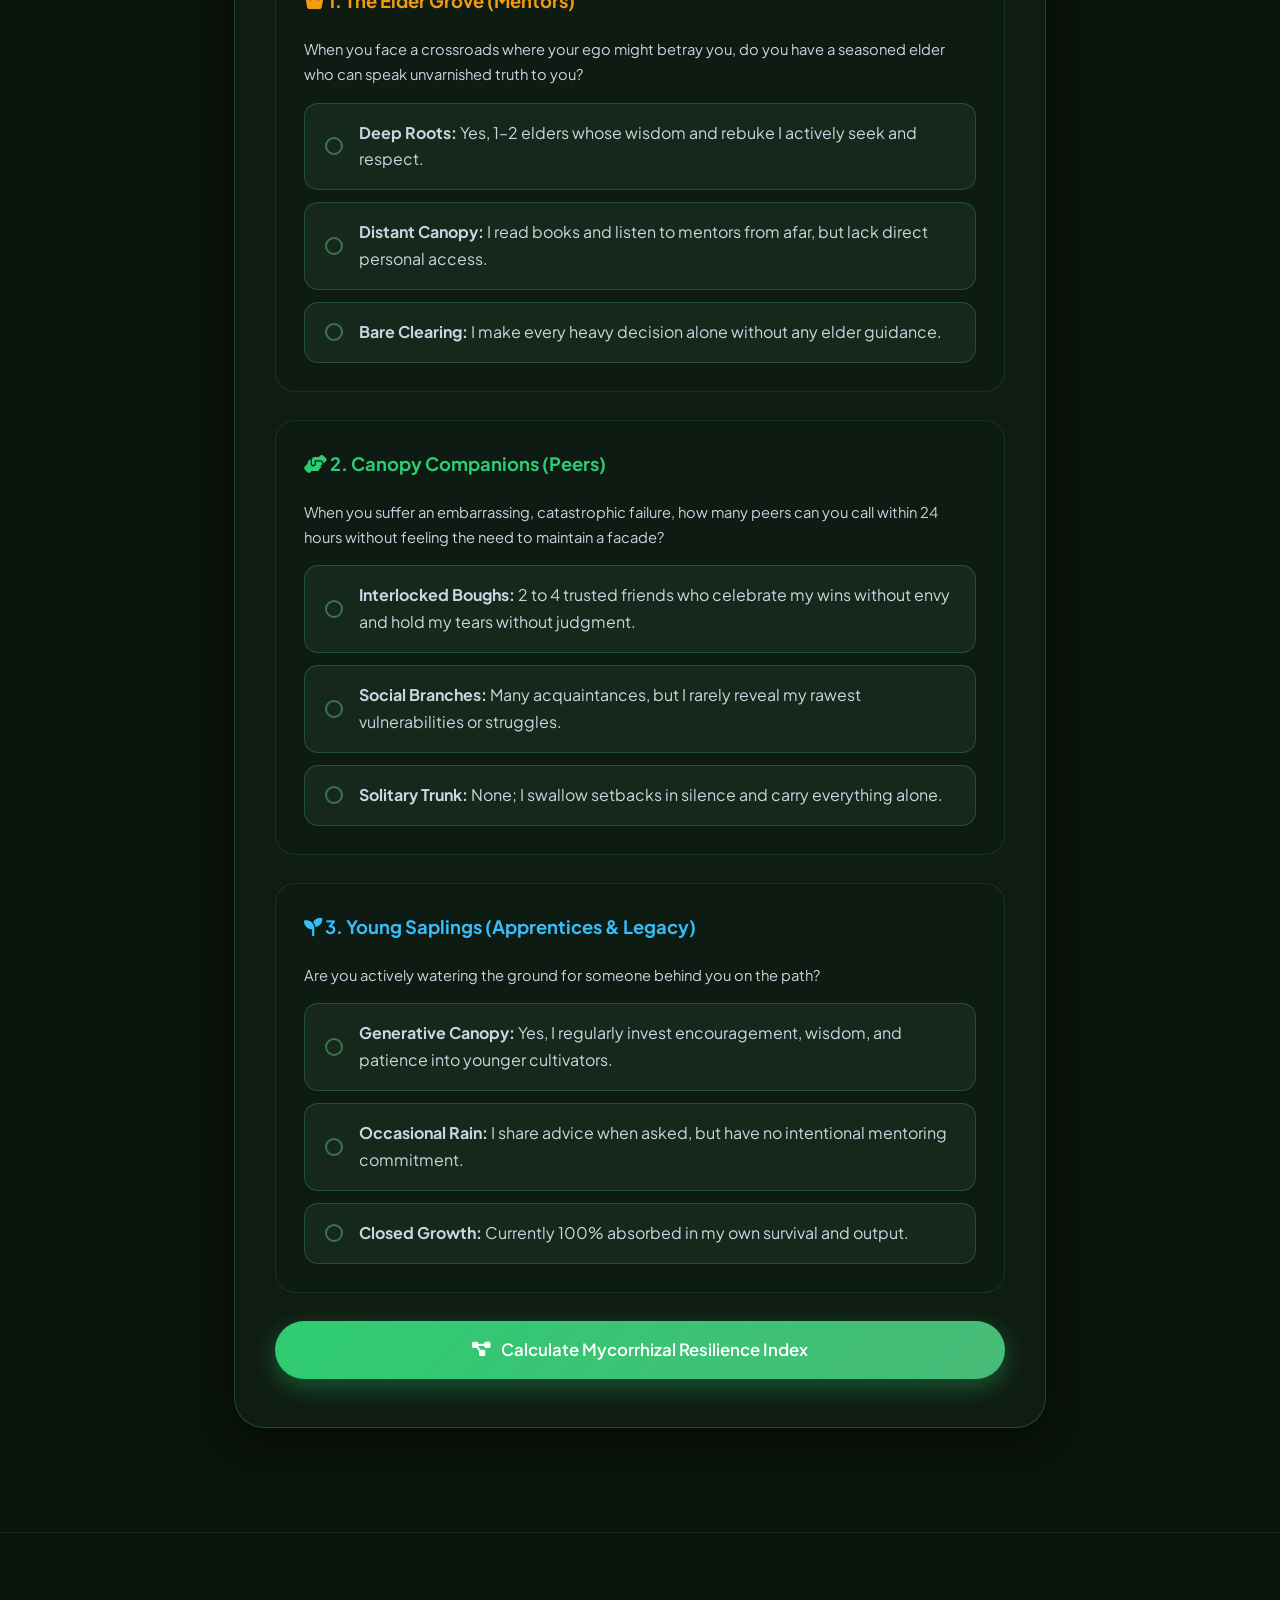
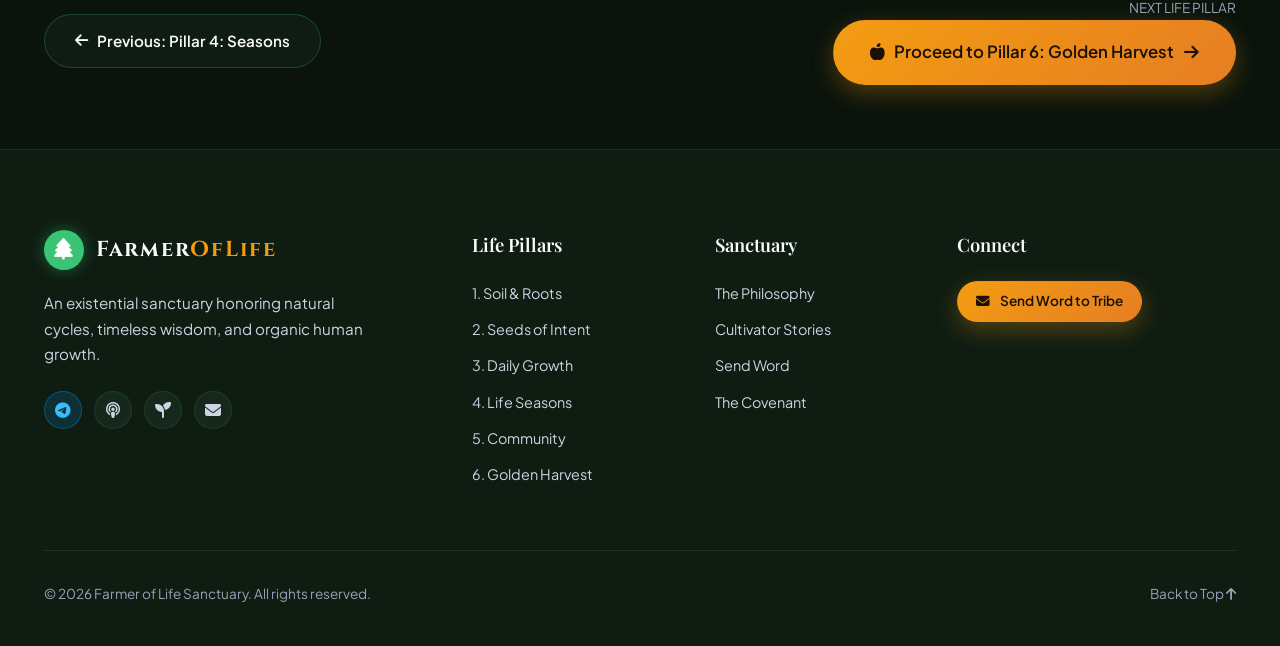
<file: community.html>
<!DOCTYPE html>
<html lang="en" data-theme="dark">
<head>
  <meta charset="UTF-8">
  <meta name="viewport" content="width=device-width, initial-scale=1.0">
  <title>Pillar 5: Forest Community — Mentors, Relationships & Tribe | Farmer of Life</title>
  <meta name="description" content="No tree stands alone. Discover the underground mycorrhizal network of mentors, companions, and apprentices that anchor you through every life storm.">
  
  <link rel="preconnect" href="https://fonts.googleapis.com">
  <link rel="preconnect" href="https://fonts.gstatic.com" crossorigin>
  <link href="https://fonts.googleapis.com/css2?family=Cinzel:wght@500;600;700;800&family=Kantumruy+Pro:wght@400;500;600;700&family=Playfair+Display:ital,wght@0,500;0,600;0,700;1,400;1,600&family=Plus+Jakarta+Sans:wght@300;400;500;600;700&display=swap" rel="stylesheet">
  
  <link rel="stylesheet" href="https://cdnjs.cloudflare.com/ajax/libs/font-awesome/6.4.0/css/all.min.css">
    <!-- Critical Base Styles: Prevents any white flash, ensures instant botanical dark mode -->
  <style>
    :root {
      --bg-primary: #0a130c;
      --bg-secondary: #0f1c12;
      --bg-tertiary: #16281b;
      --bg-card: rgba(18, 33, 22, 0.75);
      --bg-card-hover: rgba(26, 48, 32, 0.88);
      --border-subtle: rgba(72, 187, 120, 0.15);
      --border-medium: rgba(72, 187, 120, 0.28);
      --border-bright: rgba(104, 211, 145, 0.45);
      --accent-primary: #2ecc71;
      --accent-secondary: #48bb78;
      --accent-gold: #f39c12;
      --text-main: #f8fafc;
      --text-muted: #cbd5e1;
      --text-gold: #f6c26b;
      --font-serif: 'Playfair Display', Georgia, serif;
      --font-display: 'Cinzel', serif;
      --font-sans: 'Plus Jakarta Sans', system-ui, -apple-system, BlinkMacSystemFont, 'Segoe UI', Roboto, sans-serif;
    }
    [data-theme="light"] {
      --bg-primary: #f4fbf5;
      --bg-secondary: #eaf6ec;
      --text-main: #0f2415;
      --text-muted: #33533b;
    }
    html, body {
      background-color: var(--bg-primary, #0a130c) !important;
      color: var(--text-main, #f0fdf4) !important;
      font-family: var(--font-sans);
      margin: 0;
      padding: 0;
      min-height: 100vh;
      -webkit-font-smoothing: antialiased;
    }
    a { color: #2ecc71; text-decoration: none; }
    .site-header {
      position: fixed;
      top: 0;
      left: 0;
      width: 100%;
      z-index: 1000;
      background: rgba(10, 19, 12, 0.88);
      backdrop-filter: blur(16px);
      -webkit-backdrop-filter: blur(16px);
      border-bottom: 1px solid var(--border-subtle);
    }
  </style>

  <!-- Stylesheets -->
  <link rel="stylesheet" href="style.css">
  <link rel="stylesheet" href="responsive.css">
  <link rel="stylesheet" href="animate.css">
  <link rel="icon" type="image/svg+xml" href="data:image/svg+xml,%3Csvg xmlns='http://www.w3.org/2000/svg' viewBox='0 0 100 100'%3E%3Ctext y='.9em' font-size='90'%3E%F0%9F%8C%B3%3C/text%3E%3C/svg%3E">
  <script>
    // Universal image error fallback for GitHub Pages & Local
    window.addEventListener('error', function(e) {
      if (e.target && e.target.tagName === 'IMG') {
        var src = e.target.getAttribute('src');
        if (src && !e.target.dataset.hasFallenBack) {
          e.target.dataset.hasFallenBack = 'true';
          e.target.src = src.indexOf('img/') === 0 ? src.replace('img/', '') : ('img/' + src);
        }
      }
    }, true);
  </script>
</head>
<body>

  <!-- Navigation Header -->
  <header class="site-header" id="siteHeader">
    <div class="container nav-container">
      <a href="index.html" class="brand-logo">
        <div class="brand-icon-wrap"><i class="fas fa-tree"></i></div>
        <div class="brand-text">Farmer<span>OfLife</span></div>
      </a>

      <nav class="nav-menu" id="navMenu">
        <a href="index.html" class="nav-link"><i class="fas fa-home"></i> Root Trunk</a>
        <a href="about.html" class="nav-link">The Farmer</a>
        <div class="nav-dropdown">
          <div class="nav-link dropdown-toggle active" role="button">
            <span>Life Pillars</span> <i class="fas fa-chevron-down" style="font-size: 0.75rem;"></i>
          </div>
          <div class="dropdown-menu">
            <a href="soil.html" class="dropdown-item"><i class="fas fa-mountain"></i> 1. Soil & Roots</a>
            <a href="seeds.html" class="dropdown-item"><i class="fas fa-seedling"></i> 2. Seeds & Intent</a>
            <a href="growth.html" class="dropdown-item"><i class="fas fa-leaf"></i> 3. Daily Growth</a>
            <a href="seasons.html" class="dropdown-item"><i class="fas fa-calendar-alt"></i> 4. Life Seasons</a>
            <a href="community.html" class="dropdown-item active"><i class="fas fa-users"></i> 5. Mycorrhizal Tribe</a>
            <a href="harvest.html" class="dropdown-item"><i class="fas fa-apple-alt"></i> 6. Golden Harvest</a>
          </div>
        </div>
        <a href="testimonial.html" class="nav-link">Testimonials</a>
        <a href="contact.html" class="nav-link">Contact</a>
        <a href="call-to-action.html" class="btn-nav-cta"><i class="fas fa-seedling"></i> Begin Cultivation</a>
      </nav>

      <div class="nav-actions">
        <button class="theme-toggle" id="themeToggle" aria-label="Toggle Theme"><i class="fas fa-sun"></i></button>
        <button class="sound-toggle" id="soundToggle" aria-label="Toggle Sound"><i class="fas fa-volume-mute"></i></button>
        <button class="mobile-toggle" id="mobileToggle" aria-label="Open Menu"><i class="fas fa-bars"></i></button>
      </div>
    </div>
  </header>

  <!-- Page Hero Header -->
  <section class="page-hero">
    <img src="community.jpg" alt="Connected forest community" class="page-hero-bg">
    <div class="container page-hero-content anim-fade-up">
      <div class="breadcrumb">
        <a href="index.html">Home</a> <i class="fas fa-chevron-right" style="font-size: 0.65rem;"></i> <span>Pillar 5: Community</span>
      </div>
      <span class="section-badge" style="border-color: #e84393; color: #e84393;"><i class="fas fa-network-wired"></i> Pillar 05 / The Mycorrhizal Web</span>
      <h1 class="page-hero-title">The Wood Wide Web: <em>Community & Mentors</em></h1>
      <p class="page-hero-lead">
        Botanists discovered that a solitary tree in a cleared field grows weak wood and perishes prematurely. 
        In an ancient grove, root networks interlock through underground fungi, sharing carbon, water, and life.
      </p>
    </div>
  </section>

  <!-- Section 1: The Three Concentric Rings of Fellowship -->
  <section class="section">
    <div class="container">
      <div class="content-grid-2col">
        <div class="media-rounded-card anim-fade-in" style="box-shadow: var(--shadow-lg), 0 0 30px rgba(232, 67, 147, 0.25); border: 2px solid var(--border-bright);">
          <img src="farmers-harvest.jpg" alt="Fellow cultivators sharing the joyful abundance of the harvest">
        </div>
        <div class="anim-fade-up">
          <span class="section-badge"><i class="fas fa-ring"></i> Living Structure</span>
          <h2 class="section-title">The Three Sacred <em>Rings of Fellowship</em></h2>
          <p style="color: #cbd5e1; margin-bottom: 1.5rem; font-size: 1.05rem; line-height: 1.7;">
            To withstand existential gales, your life requires three concentric rings of relationships:
          </p>

          <div class="pillars-grid" style="grid-template-columns: 1fr; gap: 1.25rem;">
            <div style="background: var(--bg-card); padding: 1.5rem 1.75rem; border-radius: var(--radius-lg); border-left: 4px solid var(--accent-gold); box-shadow: var(--shadow-sm); transition: transform 0.3s ease;">
              <div style="display: flex; align-items: center; justify-content: space-between; margin-bottom: 0.5rem; flex-wrap: wrap; gap: 0.5rem;">
                <h4 style="color: var(--text-gold); font-family: var(--font-serif); font-size: 1.25rem; margin: 0;"><i class="fas fa-crown"></i> 1. The Elder Grove (Mentors)</h4>
                <span style="font-size: 0.72rem; text-transform: uppercase; letter-spacing: 0.08em; background: rgba(243, 156, 18, 0.15); color: var(--accent-gold); padding: 0.2rem 0.65rem; border-radius: var(--radius-pill); font-weight: 700; border: 1px solid rgba(243, 156, 18, 0.3);">20+ Winters Ahead</span>
              </div>
              <p style="color: #e2e8f0; font-size: 0.95rem; line-height: 1.65; margin: 0;">
                Those who have endured twenty more winters than you. They do not flatter your vanity; they remind you of the immutable laws of the soil when you are blinded by ambition.
              </p>
            </div>

            <div style="background: var(--bg-card); padding: 1.5rem 1.75rem; border-radius: var(--radius-lg); border-left: 4px solid var(--accent-primary); box-shadow: var(--shadow-sm); transition: transform 0.3s ease;">
              <div style="display: flex; align-items: center; justify-content: space-between; margin-bottom: 0.5rem; flex-wrap: wrap; gap: 0.5rem;">
                <h4 style="color: var(--accent-primary); font-family: var(--font-serif); font-size: 1.25rem; margin: 0;"><i class="fas fa-hands-helping"></i> 2. The Canopy Companions (Peers)</h4>
                <span style="font-size: 0.72rem; text-transform: uppercase; letter-spacing: 0.08em; background: rgba(46, 204, 113, 0.15); color: var(--accent-primary); padding: 0.2rem 0.65rem; border-radius: var(--radius-pill); font-weight: 700; border: 1px solid rgba(46, 204, 113, 0.3);">Horizontal Equals</span>
              </div>
              <p style="color: #e2e8f0; font-size: 0.95rem; line-height: 1.65; margin: 0;">
                Brothers and sisters laboring in the field right alongside you. You share tools, celebrate each other's harvests without envy, and hold up each other's boughs during devastating ice storms.
              </p>
            </div>

            <div style="background: var(--bg-card); padding: 1.5rem 1.75rem; border-radius: var(--radius-lg); border-left: 4px solid #38bdf8; box-shadow: var(--shadow-sm); transition: transform 0.3s ease;">
              <div style="display: flex; align-items: center; justify-content: space-between; margin-bottom: 0.5rem; flex-wrap: wrap; gap: 0.5rem;">
                <h4 style="color: #38bdf8; font-family: var(--font-serif); font-size: 1.25rem; margin: 0;"><i class="fas fa-seedling"></i> 3. The Young Saplings (Apprentices)</h4>
                <span style="font-size: 0.72rem; text-transform: uppercase; letter-spacing: 0.08em; background: rgba(2, 132, 199, 0.15); color: #38bdf8; padding: 0.2rem 0.65rem; border-radius: var(--radius-pill); font-weight: 700; border: 1px solid rgba(2, 132, 199, 0.3);">Generative Legacy</span>
              </div>
              <p style="color: #e2e8f0; font-size: 0.95rem; line-height: 1.65; margin: 0;">
                Those earlier in their journey who look to your conduct for guidance. Teaching them purifies your own practices and keeps your beginner's sacred wonder alive.
              </p>
            </div>
          </div>
        </div>
      </div>
    </div>
  </section>

  <!-- Section 2: Cultivator Circles & Meetups -->
  <section class="section" style="background: var(--bg-secondary);">
    <div class="container">
      <div class="section-title-wrap">
        <span class="section-badge"><i class="fas fa-users-cog"></i> Collective Nourishment</span>
        <h2 class="section-title">The Living <em>Farmer Circles</em></h2>
        <p class="section-subtitle">
          Small, intimate local councils that gather around wood fires to discuss craft, season shifts, and philosophical cultivation.
        </p>
      </div>

      <div class="pillars-grid" style="grid-template-columns: repeat(auto-fit, minmax(320px, 1fr)); gap: 2rem;">
        
        <!-- Card 1: Hearth Council -->
        <div class="circle-card" style="--card-accent: #e67e22;">
          <div class="circle-card-header">
            <div class="pillar-icon-box" style="background: rgba(230, 126, 34, 0.15); border-color: rgba(230, 126, 34, 0.35); color: #e67e22;">
              <i class="fas fa-fire-alt"></i>
            </div>
            <span class="circle-capacity-badge" style="color: #f39c12; background: rgba(243, 156, 18, 0.15); border-color: rgba(243, 156, 18, 0.35);">
              <i class="fas fa-users"></i> 4–6 Stewards Max
            </span>
          </div>
          
          <h3 style="font-family: var(--font-serif); font-size: 1.6rem; margin-bottom: 0.4rem; color: #ffffff;">The Hearth Council</h3>
          <span class="pillar-role" style="color: #f6c26b; background: rgba(243, 156, 18, 0.12); border-color: rgba(243, 156, 18, 0.3);">
            <i class="fas fa-hourglass-half"></i> Bi-Weekly Mastermind
          </span>
          <p style="color: #cbd5e1; font-size: 0.95rem; line-height: 1.7; margin-bottom: 1.25rem;">
            Small councils meeting in candid confidentiality to review personal soil health, audit dead branches, and hold each other accountable to highest existential principles.
          </p>
          
          <ul class="circle-feature-list">
            <li class="circle-feature-item"><i class="fas fa-check-circle"></i> Unvarnished soil & life health audit</li>
            <li class="circle-feature-item"><i class="fas fa-check-circle"></i> Ruthless pruning of non-essential noise</li>
            <li class="circle-feature-item"><i class="fas fa-check-circle"></i> Strict confidentiality & principle covenant</li>
          </ul>

          <div class="circle-tag-group">
            <span class="circle-tag">#Mastermind</span>
            <span class="circle-tag">#SoilAudit</span>
            <span class="circle-tag">#Accountability</span>
          </div>

          <div class="circle-card-action">
            <button class="btn-circle-inquire" onclick="openCircleModal('hearth')">
              <i class="fas fa-paper-plane"></i> Request Council Seat
            </button>
          </div>
        </div>

        <!-- Card 2: Solstice Retreats -->
        <div class="circle-card" style="--card-accent: #2ecc71;">
          <div class="circle-card-header">
            <div class="pillar-icon-box" style="background: rgba(46, 204, 113, 0.15); border-color: rgba(46, 204, 113, 0.35); color: #2ecc71;">
              <i class="fas fa-mountain-sun"></i>
            </div>
            <span class="circle-capacity-badge" style="color: #68d391; background: rgba(72, 187, 120, 0.15); border-color: rgba(72, 187, 120, 0.35);">
              <i class="fas fa-campground"></i> 12 Seats • Cabin
            </span>
          </div>

          <h3 style="font-family: var(--font-serif); font-size: 1.6rem; margin-bottom: 0.4rem; color: #ffffff;">Seasonal Solstice Retreats</h3>
          <span class="pillar-role" style="color: #68d391; background: rgba(46, 204, 113, 0.12); border-color: rgba(46, 204, 113, 0.3);">
            <i class="fas fa-compass"></i> Quarterly Reflection
          </span>
          <p style="color: #cbd5e1; font-size: 0.95rem; line-height: 1.7; margin-bottom: 1.25rem;">
            Three days in secluded cabins without screens. We harvest lessons, burn what no longer serves in the evening hearth, and sow intentions for the coming quarter.
          </p>

          <ul class="circle-feature-list">
            <li class="circle-feature-item"><i class="fas fa-check-circle"></i> 3-day screen-free secluded mountain haven</li>
            <li class="circle-feature-item"><i class="fas fa-check-circle"></i> Solstice bonfire lesson-burning ceremony</li>
            <li class="circle-feature-item"><i class="fas fa-check-circle"></i> Astrological quarter intention alignment</li>
          </ul>

          <div class="circle-tag-group">
            <span class="circle-tag">#DeepRest</span>
            <span class="circle-tag">#ScreenFree</span>
            <span class="circle-tag">#SolsticeRitual</span>
          </div>

          <div class="circle-card-action">
            <button class="btn-circle-inquire" onclick="openCircleModal('retreat')">
              <i class="fas fa-calendar-check"></i> Reserve Solstice Seat
            </button>
          </div>
        </div>

        <!-- Card 3: Barn-Raising Exchange -->
        <div class="circle-card" style="--card-accent: #38bdf8;">
          <div class="circle-card-header">
            <div class="pillar-icon-box" style="background: rgba(56, 189, 248, 0.15); border-color: rgba(56, 189, 248, 0.35); color: #38bdf8;">
              <i class="fas fa-hands-holding-circle"></i>
            </div>
            <span class="circle-capacity-badge" style="color: #38bdf8; background: rgba(2, 132, 199, 0.15); border-color: rgba(2, 132, 199, 0.35);">
              <i class="fas fa-bolt"></i> 48-Hour Rapid Aid
            </span>
          </div>

          <h3 style="font-family: var(--font-serif); font-size: 1.6rem; margin-bottom: 0.4rem; color: #ffffff;">Barn-Raising Exchange</h3>
          <span class="pillar-role" style="color: #38bdf8; background: rgba(2, 132, 199, 0.12); border-color: rgba(2, 132, 199, 0.3);">
            <i class="fas fa-people-carry"></i> Mutual Aid & Solidarity
          </span>
          <p style="color: #cbd5e1; font-size: 0.95rem; line-height: 1.7; margin-bottom: 1.25rem;">
            When one farmer faces a monumental life shift, crisis, or venture launch, the entire circle rallies for 48 hours to lend skills, wisdom, and logistical muscle.
          </p>

          <ul class="circle-feature-list">
            <li class="circle-feature-item"><i class="fas fa-check-circle"></i> 48-hour all-hands mutual aid mobilization</li>
            <li class="circle-feature-item"><i class="fas fa-check-circle"></i> Collective wisdom, skill & labor pooling</li>
            <li class="circle-feature-item"><i class="fas fa-check-circle"></i> No debt ledger — pay-it-forward ethos</li>
          </ul>

          <div class="circle-tag-group">
            <span class="circle-tag">#MutualAid</span>
            <span class="circle-tag">#Solidarity</span>
            <span class="circle-tag">#Kinship</span>
          </div>

          <div class="circle-card-action">
            <button class="btn-circle-inquire" onclick="openCircleModal('barn')">
              <i class="fas fa-hands-helping"></i> Activate Barn-Raising
            </button>
          </div>
        </div>

      </div>
    </div>
  </section>

  
  <!-- Section 3: Interactive Mycorrhizal Web Health Check -->
  <section class="section">
    <div class="container" style="max-width: 860px;">
      <div class="section-title-wrap">
        <span class="section-badge"><i class="fas fa-heartbeat"></i> Relational Ecology</span>
        <h2 class="section-title">Mycorrhizal <em>Root Audit</em></h2>
        <p class="section-subtitle">
          Are you standing as an isolated tree vulnerable to the wind, or do you have deep underground mycorrhizal connections? Audit your three rings in 60 seconds.
        </p>
      </div>

      <div class="diagnostic-container">
        <!-- Question 1 -->
        <div class="diagnostic-question-card">
          <div class="diagnostic-question-title">
            <span style="color: var(--accent-gold);"><i class="fas fa-crown"></i> 1. The Elder Grove (Mentors)</span>
          </div>
          <p style="color: #cbd5e1; font-size: 0.92rem; margin-bottom: 1rem;">
            When you face a crossroads where your ego might betray you, do you have a seasoned elder who can speak unvarnished truth to you?
          </p>
          <div class="diagnostic-options" data-group="elder">
            <div class="diagnostic-option" data-score="3" onclick="selectDiagnosticOption(this)">
              <div class="diagnostic-radio-dot"></div>
              <span><strong>Deep Roots:</strong> Yes, 1–2 elders whose wisdom and rebuke I actively seek and respect.</span>
            </div>
            <div class="diagnostic-option" data-score="2" onclick="selectDiagnosticOption(this)">
              <div class="diagnostic-radio-dot"></div>
              <span><strong>Distant Canopy:</strong> I read books and listen to mentors from afar, but lack direct personal access.</span>
            </div>
            <div class="diagnostic-option" data-score="1" onclick="selectDiagnosticOption(this)">
              <div class="diagnostic-radio-dot"></div>
              <span><strong>Bare Clearing:</strong> I make every heavy decision alone without any elder guidance.</span>
            </div>
          </div>
        </div>

        <!-- Question 2 -->
        <div class="diagnostic-question-card">
          <div class="diagnostic-question-title">
            <span style="color: var(--accent-primary);"><i class="fas fa-hands-helping"></i> 2. Canopy Companions (Peers)</span>
          </div>
          <p style="color: #cbd5e1; font-size: 0.92rem; margin-bottom: 1rem;">
            When you suffer an embarrassing, catastrophic failure, how many peers can you call within 24 hours without feeling the need to maintain a facade?
          </p>
          <div class="diagnostic-options" data-group="peer">
            <div class="diagnostic-option" data-score="3" onclick="selectDiagnosticOption(this)">
              <div class="diagnostic-radio-dot"></div>
              <span><strong>Interlocked Boughs:</strong> 2 to 4 trusted friends who celebrate my wins without envy and hold my tears without judgment.</span>
            </div>
            <div class="diagnostic-option" data-score="2" onclick="selectDiagnosticOption(this)">
              <div class="diagnostic-radio-dot"></div>
              <span><strong>Social Branches:</strong> Many acquaintances, but I rarely reveal my rawest vulnerabilities or struggles.</span>
            </div>
            <div class="diagnostic-option" data-score="1" onclick="selectDiagnosticOption(this)">
              <div class="diagnostic-radio-dot"></div>
              <span><strong>Solitary Trunk:</strong> None; I swallow setbacks in silence and carry everything alone.</span>
            </div>
          </div>
        </div>

        <!-- Question 3 -->
        <div class="diagnostic-question-card">
          <div class="diagnostic-question-title">
            <span style="color: #38bdf8;"><i class="fas fa-seedling"></i> 3. Young Saplings (Apprentices & Legacy)</span>
          </div>
          <p style="color: #cbd5e1; font-size: 0.92rem; margin-bottom: 1rem;">
            Are you actively watering the ground for someone behind you on the path?
          </p>
          <div class="diagnostic-options" data-group="sapling">
            <div class="diagnostic-option" data-score="3" onclick="selectDiagnosticOption(this)">
              <div class="diagnostic-radio-dot"></div>
              <span><strong>Generative Canopy:</strong> Yes, I regularly invest encouragement, wisdom, and patience into younger cultivators.</span>
            </div>
            <div class="diagnostic-option" data-score="2" onclick="selectDiagnosticOption(this)">
              <div class="diagnostic-radio-dot"></div>
              <span><strong>Occasional Rain:</strong> I share advice when asked, but have no intentional mentoring commitment.</span>
            </div>
            <div class="diagnostic-option" data-score="1" onclick="selectDiagnosticOption(this)">
              <div class="diagnostic-radio-dot"></div>
              <span><strong>Closed Growth:</strong> Currently 100% absorbed in my own survival and output.</span>
            </div>
          </div>
        </div>

        <button type="button" class="btn btn-primary btn-lg" style="width: 100%;" onclick="evaluateMycorrhizalHealth()">
          <i class="fas fa-project-diagram"></i> Calculate Mycorrhizal Resilience Index
        </button>

        <!-- Result Display -->
        <div id="diagnosticResult" class="diagnostic-result-panel">
          <div style="display: flex; align-items: center; justify-content: space-between; margin-bottom: 1rem; flex-wrap: wrap; gap: 0.5rem;">
            <h3 id="resultTitle" style="font-family: var(--font-serif); font-size: 1.6rem; color: #ffffff; margin: 0;"></h3>
            <span id="resultBadge" class="circle-capacity-badge"></span>
          </div>
          <div style="background: rgba(0,0,0,0.3); border-radius: var(--radius-pill); height: 12px; overflow: hidden; margin-bottom: 1.5rem; border: 1px solid var(--border-medium);">
            <div id="resultProgressBar" style="height: 100%; width: 0%; background: linear-gradient(90deg, #38bdf8, #2ecc71, #f1c40f); transition: width 0.8s cubic-bezier(0.16, 1, 0.3, 1);"></div>
          </div>
          <p id="resultDesc" style="color: #e2e8f0; font-size: 1rem; line-height: 1.7; margin-bottom: 1.5rem;"></p>
          <div style="display: flex; gap: 1rem; flex-wrap: wrap;">
            <a href="contact.html?inquiry=circle" class="btn btn-gold btn-sm"><i class="fas fa-envelope"></i> Connect with a Fellowship Circle</a>
            <button class="btn btn-outline btn-sm" onclick="copyDiagnosticResult()"><i class="fas fa-share-alt"></i> Share My Botanical Audit</button>
          </div>
        </div>
      </div>
    </div>
  </section>

  <!-- Next Step Navigation -->
  <section class="section" style="padding: 4rem 0; border-top: 1px solid var(--border-subtle);">
    <div class="container" style="display: flex; justify-content: space-between; align-items: center; flex-wrap: wrap; gap: 1.5rem;">
      <a href="seasons.html" class="btn btn-outline"><i class="fas fa-arrow-left"></i> Previous: Pillar 4: Seasons</a>
      <div style="text-align: right;">
        <div style="font-size: 0.85rem; color: var(--text-dim); text-transform: uppercase;">Next Life Pillar</div>
        <a href="harvest.html" class="btn btn-gold btn-lg"><i class="fas fa-apple-alt"></i> Proceed to Pillar 6: Golden Harvest <i class="fas fa-arrow-right"></i></a>
      </div>
    </div>
  </section>

  <!-- Footer -->
  <footer class="site-footer">
    <div class="container">
      <div class="footer-grid">
        <div class="footer-brand">
          <a href="index.html" class="brand-logo">
            <div class="brand-icon-wrap"><i class="fas fa-tree"></i></div>
            <div class="brand-text">Farmer<span>OfLife</span></div>
          </a>
          <p>An existential sanctuary honoring natural cycles, timeless wisdom, and organic human growth.</p>
          <div class="social-links" style="display: flex; gap: 0.75rem; margin-top: 1rem;">
            <a href="https://t.me/kimbunthonICT" target="_blank" rel="noopener noreferrer" class="social-link" title="Telegram (@kimbunthonICT)" aria-label="Telegram" style="background: rgba(2, 132, 199, 0.2); color: #38bdf8; border-color: rgba(2, 132, 199, 0.45);"><i class="fab fa-telegram-plane"></i></a>
            <a href="#" class="social-link" title="Forest Podcast" aria-label="Podcast"><i class="fas fa-podcast"></i></a>
            <a href="#" class="social-link" title="Community Forum" aria-label="Community"><i class="fas fa-seedling"></i></a>
            <a href="contact.html" class="social-link" title="Contact Us" aria-label="Email"><i class="fas fa-envelope"></i></a>
          </div>
        </div>
        <div class="footer-col">
          <h4>Life Pillars</h4>
          <div class="footer-links">
            <a href="soil.html">1. Soil & Roots</a>
            <a href="seeds.html">2. Seeds of Intent</a>
            <a href="growth.html">3. Daily Growth</a>
            <a href="seasons.html">4. Life Seasons</a>
            <a href="community.html" class="active">5. Community</a>
            <a href="harvest.html">6. Golden Harvest</a>
          </div>
        </div>
        <div class="footer-col">
          <h4>Sanctuary</h4>
          <div class="footer-links">
            <a href="about.html">The Philosophy</a>
            <a href="testimonial.html">Cultivator Stories</a>
            <a href="contact.html">Send Word</a>
            <a href="call-to-action.html">The Covenant</a>
          </div>
        </div>
        <div class="footer-col">
          <h4>Connect</h4>
          <a href="contact.html" class="btn btn-gold btn-sm"><i class="fas fa-envelope"></i> Send Word to Tribe</a>
        </div>
      </div>
      <div class="footer-bottom">
        <div>&copy; 2026 Farmer of Life Sanctuary. All rights reserved.</div>
        <a href="#siteHeader">Back to Top <i class="fas fa-arrow-up"></i></a>
      </div>
    </div>
  </footer>

  <script src="main.js"></script>
  <!-- Floating Sanctuary Audio & Canopy HUD -->
  <div class="sanctuary-hud" id="sanctuaryHUD" role="region" aria-label="Sanctuary Ambience Controls">
    <button class="hud-sound-btn" id="hudSoundBtn" title="Toggle Forest Wind Ambience">
      <div class="hud-equalizer" aria-hidden="true">
        <span></span><span></span><span></span><span></span>
      </div>
      <span class="hud-sound-text">Forest Sound</span>
    </button>
    <button class="hud-scroll-top" id="hudScrollTop" title="Return to Canopy" aria-label="Return to Canopy">
      <i class="fas fa-arrow-up"></i>
    </button>
  </div>

  <!-- Circle Inquiry Modal -->
  <div class="botanical-modal-backdrop" id="circleModal" role="dialog" aria-modal="true" aria-labelledby="modalTitle">
    <div class="botanical-modal-card">
      <button class="botanical-modal-close" onclick="closeCircleModal()" aria-label="Close Modal">&times;</button>
      <div style="display: flex; align-items: center; gap: 0.75rem; margin-bottom: 0.5rem;">
        <span class="section-badge" id="modalCategoryBadge" style="margin-bottom: 0;"><i class="fas fa-users"></i> Fellowship Circle</span>
      </div>
      <h2 id="modalTitle" style="font-family: var(--font-serif); font-size: 2rem; color: #ffffff; margin-bottom: 0.5rem;"></h2>
      <p id="modalSubtitle" style="color: var(--text-gold); font-size: 0.95rem; margin-bottom: 1.5rem; font-weight: 600;"></p>
      
      <div id="modalContent" style="background: rgba(12, 24, 16, 0.7); border: 1px solid var(--border-medium); border-radius: var(--radius-lg); padding: 1.25rem 1.5rem; margin-bottom: 1.75rem; color: #cbd5e1; font-size: 0.92rem; line-height: 1.65;"></div>

      <div style="display: flex; flex-direction: column; gap: 0.75rem;">
        <a id="modalDispatchBtn" href="contact.html?circle=hearth" class="btn btn-primary btn-lg" style="width: 100%; text-align: center;">
          <i class="fas fa-envelope"></i> Dispatch Missive to Circle Stewards
        </a>
        <a href="https://t.me/kimbunthonICT" target="_blank" rel="noopener noreferrer" class="btn btn-outline btn-sm" style="width: 100%; text-align: center; color: #38bdf8; border-color: rgba(56, 189, 248, 0.4); background: rgba(2, 132, 199, 0.1);">
          <i class="fab fa-telegram"></i> Real-Time Inquiry via Telegram (@kimbunthonICT)
        </a>
      </div>
    </div>
  </div>

  <script>
    // Circle Data
    const circleInfo = {
      hearth: {
        title: 'The Hearth Council',
        category: 'Bi-Weekly Mastermind',
        subtitle: 'Candid Confidentiality & Principle Accountability',
        desc: 'Limited strictly to 4 to 6 serious practitioners. Meets every other Tuesday at twilight. Each member presents their current soil health audit, dead branches needing ruthless pruning, and answers for their adherence to highest laws.',
        param: 'circle_hearth'
      },
      retreat: {
        title: 'Seasonal Solstice Retreats',
        category: 'Quarterly Sanctuary',
        subtitle: '3 Days in Secluded Cabins Without Screens',
        desc: 'Quarterly gatherings aligned with the celestial equinoxes and solstices. Screen-free immersion, communal timber cooking, lesson burning rituals, and collective sowing of seasonal intentions.',
        param: 'circle_solstice'
      },
      barn: {
        title: 'Barn-Raising Exchange',
        category: 'Mutual Aid & Solidarity',
        subtitle: '48-Hour Rapid Support for Monumental Transitions',
        desc: 'When a member faces a major life storm, cross-country move, or venture launch, the entire circle activates for 48 uninterrupted hours to supply labor, logistical wisdom, and meals.',
        param: 'circle_barn'
      }
    };

    function openCircleModal(circleKey) {
      const data = circleInfo[circleKey];
      if (!data) return;
      document.getElementById('modalTitle').textContent = data.title;
      document.getElementById('modalCategoryBadge').innerHTML = '<i class="fas fa-leaf"></i> ' + data.category;
      document.getElementById('modalSubtitle').textContent = data.subtitle;
      document.getElementById('modalContent').innerHTML = '<p>' + data.desc + '</p>';
      document.getElementById('modalDispatchBtn').href = 'contact.html?inquiry=' + data.param;
      
      const modal = document.getElementById('circleModal');
      modal.classList.add('active');
      document.body.style.overflow = 'hidden';
      if (window.soundEngine) window.soundEngine.playNodeChime();
    }

    function closeCircleModal() {
      const modal = document.getElementById('circleModal');
      modal.classList.remove('active');
      document.body.style.overflow = '';
    }

    document.getElementById('circleModal')?.addEventListener('click', function(e) {
      if (e.target === this) closeCircleModal();
    });

    document.addEventListener('keydown', function(e) {
      if (e.key === 'Escape') closeCircleModal();
    });

    // Diagnostic Quiz Logic
    const diagnosticAnswers = { elder: 0, peer: 0, sapling: 0 };

    function selectDiagnosticOption(el) {
      const group = el.parentElement.getAttribute('data-group');
      const score = parseInt(el.getAttribute('data-score'), 10);
      
      el.parentElement.querySelectorAll('.diagnostic-option').forEach(opt => opt.classList.remove('selected'));
      el.classList.add('selected');
      diagnosticAnswers[group] = score;
      if (window.soundEngine) window.soundEngine.playNodeChime();
    }

    function evaluateMycorrhizalHealth() {
      if (!diagnosticAnswers.elder || !diagnosticAnswers.peer || !diagnosticAnswers.sapling) {
        if (window.showToast) window.showToast('Please select an option for each of the 3 relational rings.', '🌱');
        return;
      }

      const totalScore = diagnosticAnswers.elder + diagnosticAnswers.peer + diagnosticAnswers.sapling;
      const percentage = Math.round((totalScore / 9) * 100);
      const panel = document.getElementById('diagnosticResult');
      const title = document.getElementById('resultTitle');
      const badge = document.getElementById('resultBadge');
      const bar = document.getElementById('resultProgressBar');
      const desc = document.getElementById('resultDesc');

      panel.style.display = 'block';
      bar.style.width = percentage + '%';

      if (totalScore >= 8) {
        title.textContent = 'Ancient Grove Resilience';
        badge.textContent = percentage + '% Interlocked Network';
        badge.style.color = '#2ecc71';
        desc.textContent = 'Your relational ecosystem is magnificent. You have seasoned elders protecting your roots, peers interlocking boughs with you, and young saplings receiving your water. Even ferocious existential tempests will not uproot you.';
      } else if (totalScore >= 5) {
        title.textContent = 'Developing Woodland';
        badge.textContent = percentage + '% Partially Connected';
        badge.style.color = '#f1c40f';
        desc.textContent = 'Your grove has healthy growth, but noticeable canopy gaps. Identify which ring is weakest—whether it is lacking an elder mentor or keeping peers at arm's length—and intentionally plant seeds there this season.';
      } else {
        title.textContent = 'Solitary Tree in the Clearing';
        badge.textContent = percentage + '% Vulnerable Canopy';
        badge.style.color = '#e74c3c';
        desc.textContent = 'You are currently carrying life's burdens alone. In nature, solitary trees grow brittle wood and perish prematurely in high winds. We strongly encourage joining a local Hearth Council or reaching out to a mentor today.';
      }

      panel.scrollIntoView({ behavior: 'smooth', block: 'nearest' });
      if (window.soundEngine) window.soundEngine.playNodeChime();
    }

    function copyDiagnosticResult() {
      const title = document.getElementById('resultTitle').textContent;
      const badge = document.getElementById('resultBadge').textContent;
      const text = 'Farmer of Life — Mycorrhizal Root Audit:\nStatus: ' + title + ' (' + badge + ')\n"No tree stands alone in the ancient grove."\nhttps://kimbunthon840-ops.github.io/Farmer/community.html';
      navigator.clipboard.writeText(text).then(() => {
        if (window.showToast) window.showToast('Audit summary copied to clipboard!', '📋');
      });
    }
  </script>
</body>
</html>
</file>
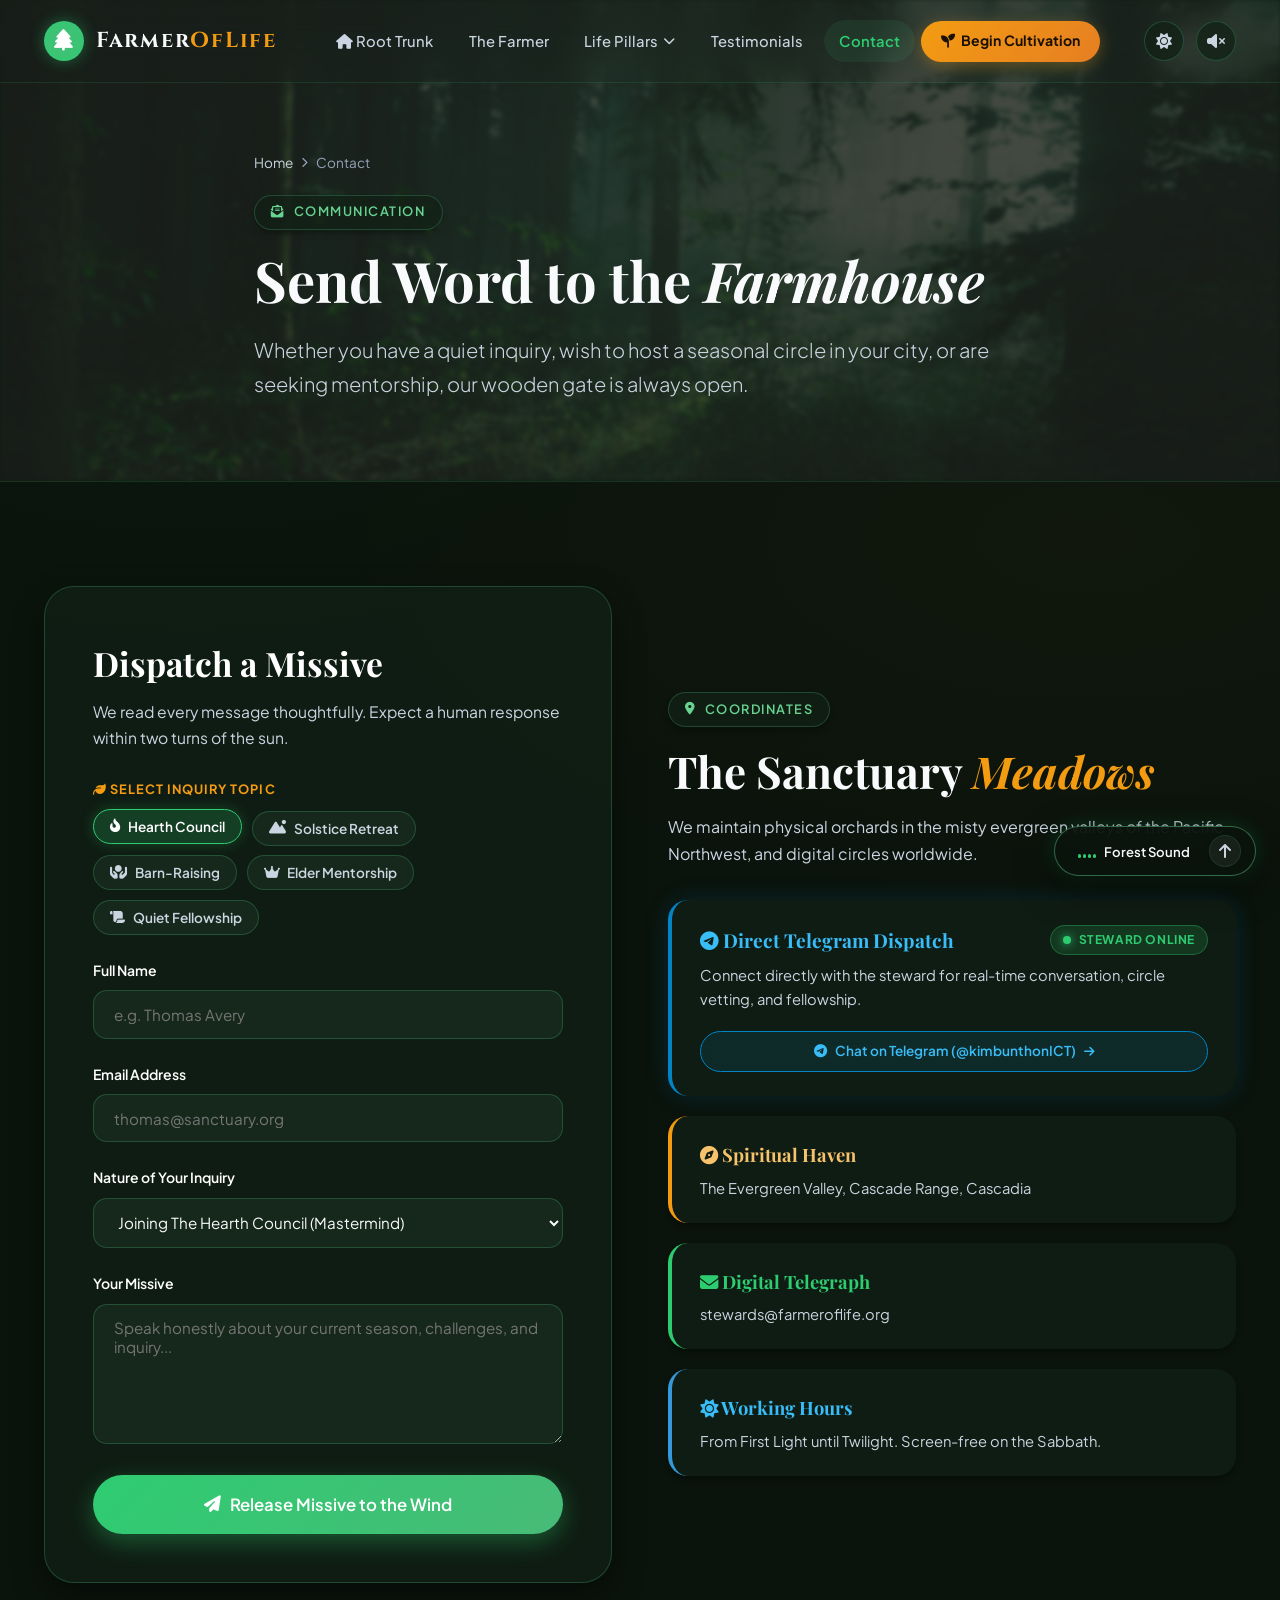
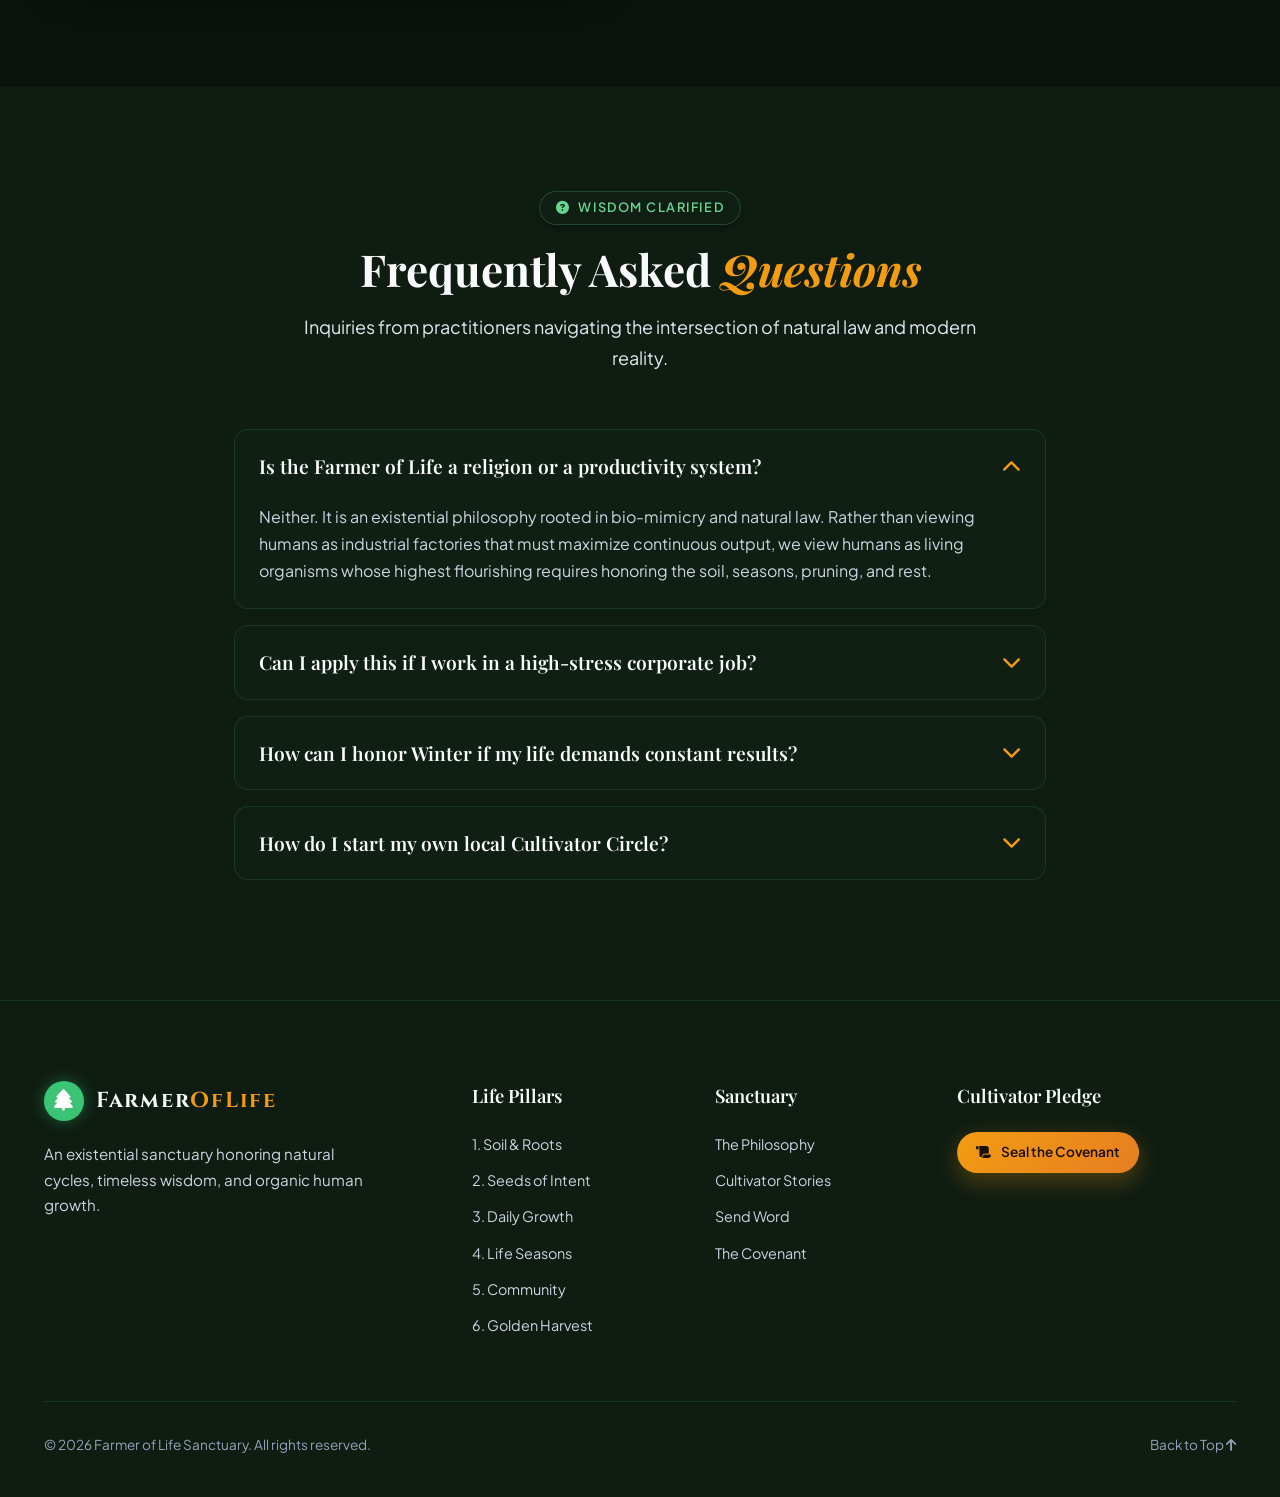
<file: contact.html>
<!DOCTYPE html>
<html lang="en" data-theme="dark">
<head>
  <meta charset="UTF-8">
  <meta name="viewport" content="width=device-width, initial-scale=1.0">
  <title>Contact the Farmstead — Farmer of Life</title>
  <meta name="description" content="Reach out to the stewards of the Farmer of Life Sanctuary. Inquire about apprenticeships, seasonal retreats, or send a personal missive.">
  
  <link rel="preconnect" href="https://fonts.googleapis.com">
  <link rel="preconnect" href="https://fonts.gstatic.com" crossorigin>
  <link href="https://fonts.googleapis.com/css2?family=Cinzel:wght@500;600;700;800&family=Kantumruy+Pro:wght@400;500;600;700&family=Playfair+Display:ital,wght@0,500;0,600;0,700;1,400;1,600&family=Plus+Jakarta+Sans:wght@300;400;500;600;700&display=swap" rel="stylesheet">
  
  <link rel="stylesheet" href="https://cdnjs.cloudflare.com/ajax/libs/font-awesome/6.4.0/css/all.min.css">
    <!-- Critical Base Styles: Prevents any white flash, ensures instant botanical dark mode -->
  <style>
    :root {
      --bg-primary: #0a130c;
      --bg-secondary: #0f1c12;
      --bg-tertiary: #16281b;
      --bg-card: rgba(18, 33, 22, 0.75);
      --bg-card-hover: rgba(26, 48, 32, 0.88);
      --border-subtle: rgba(72, 187, 120, 0.15);
      --border-medium: rgba(72, 187, 120, 0.28);
      --border-bright: rgba(104, 211, 145, 0.45);
      --accent-primary: #2ecc71;
      --accent-secondary: #48bb78;
      --accent-gold: #f39c12;
      --text-main: #f8fafc;
      --text-muted: #cbd5e1;
      --text-gold: #f6c26b;
      --font-serif: 'Playfair Display', Georgia, serif;
      --font-display: 'Cinzel', serif;
      --font-sans: 'Plus Jakarta Sans', system-ui, -apple-system, BlinkMacSystemFont, 'Segoe UI', Roboto, sans-serif;
    }
    [data-theme="light"] {
      --bg-primary: #f4fbf5;
      --bg-secondary: #eaf6ec;
      --text-main: #0f2415;
      --text-muted: #33533b;
    }
    html, body {
      background-color: var(--bg-primary, #0a130c) !important;
      color: var(--text-main, #f0fdf4) !important;
      font-family: var(--font-sans);
      margin: 0;
      padding: 0;
      min-height: 100vh;
      -webkit-font-smoothing: antialiased;
    }
    a { color: #2ecc71; text-decoration: none; }
    .site-header {
      position: fixed;
      top: 0;
      left: 0;
      width: 100%;
      z-index: 1000;
      background: rgba(10, 19, 12, 0.88);
      backdrop-filter: blur(16px);
      -webkit-backdrop-filter: blur(16px);
      border-bottom: 1px solid var(--border-subtle);
    }
  </style>

  <!-- Stylesheets -->
  <link rel="stylesheet" href="style.css">
  <link rel="stylesheet" href="responsive.css">
  <link rel="stylesheet" href="animate.css">
  <link rel="icon" type="image/svg+xml" href="data:image/svg+xml,%3Csvg xmlns='http://www.w3.org/2000/svg' viewBox='0 0 100 100'%3E%3Ctext y='.9em' font-size='90'%3E%F0%9F%8C%B3%3C/text%3E%3C/svg%3E">
  <script>
    // Universal image error fallback for GitHub Pages & Local
    window.addEventListener('error', function(e) {
      if (e.target && e.target.tagName === 'IMG') {
        var src = e.target.getAttribute('src');
        if (src && !e.target.dataset.hasFallenBack) {
          e.target.dataset.hasFallenBack = 'true';
          e.target.src = src.indexOf('img/') === 0 ? src.replace('img/', '') : ('img/' + src);
        }
      }
    }, true);
  </script>
</head>
<body>

  <!-- Navigation Header -->
  <header class="site-header" id="siteHeader">
    <div class="container nav-container">
      <a href="index.html" class="brand-logo">
        <div class="brand-icon-wrap"><i class="fas fa-tree"></i></div>
        <div class="brand-text">Farmer<span>OfLife</span></div>
      </a>

      <nav class="nav-menu" id="navMenu">
        <a href="index.html" class="nav-link"><i class="fas fa-home"></i> Root Trunk</a>
        <a href="about.html" class="nav-link">The Farmer</a>
        <div class="nav-dropdown">
          <div class="nav-link dropdown-toggle" role="button">
            <span>Life Pillars</span> <i class="fas fa-chevron-down" style="font-size: 0.75rem;"></i>
          </div>
          <div class="dropdown-menu">
            <a href="soil.html" class="dropdown-item"><i class="fas fa-mountain"></i> 1. Soil & Roots</a>
            <a href="seeds.html" class="dropdown-item"><i class="fas fa-seedling"></i> 2. Seeds & Intent</a>
            <a href="growth.html" class="dropdown-item"><i class="fas fa-leaf"></i> 3. Daily Growth</a>
            <a href="seasons.html" class="dropdown-item"><i class="fas fa-calendar-alt"></i> 4. Life Seasons</a>
            <a href="community.html" class="dropdown-item"><i class="fas fa-users"></i> 5. Mycorrhizal Tribe</a>
            <a href="harvest.html" class="dropdown-item"><i class="fas fa-apple-alt"></i> 6. Golden Harvest</a>
          </div>
        </div>
        <a href="testimonial.html" class="nav-link">Testimonials</a>
        <a href="contact.html" class="nav-link active">Contact</a>
        <a href="call-to-action.html" class="btn-nav-cta"><i class="fas fa-seedling"></i> Begin Cultivation</a>
      </nav>

      <div class="nav-actions">
        <button class="theme-toggle" id="themeToggle" aria-label="Toggle Theme"><i class="fas fa-sun"></i></button>
        <button class="sound-toggle" id="soundToggle" aria-label="Toggle Sound"><i class="fas fa-volume-mute"></i></button>
        <button class="mobile-toggle" id="mobileToggle" aria-label="Open Menu"><i class="fas fa-bars"></i></button>
      </div>
    </div>
  </header>

  <!-- Page Hero Header -->
  <section class="page-hero">
    <img src="hero.jpg" alt="Misty valley farmhouse" class="page-hero-bg">
    <div class="container page-hero-content anim-fade-up">
      <div class="breadcrumb">
        <a href="index.html">Home</a> <i class="fas fa-chevron-right" style="font-size: 0.65rem;"></i> <span>Contact</span>
      </div>
      <span class="section-badge"><i class="fas fa-envelope-open-text"></i> Communication</span>
      <h1 class="page-hero-title">Send Word to the <em>Farmhouse</em></h1>
      <p class="page-hero-lead">
        Whether you have a quiet inquiry, wish to host a seasonal circle in your city, or are seeking mentorship, our wooden gate is always open.
      </p>
    </div>
  </section>

  <!-- Contact Form & Coordinates -->
  <section class="section">
    <div class="container">
      <div class="content-grid-2col">
        
        <!-- Form -->
        <div style="background: var(--bg-card); border: 1px solid var(--border-medium); border-radius: var(--radius-xl); padding: 3rem; box-shadow: var(--shadow-card);" class="anim-fade-up">
          <h2 style="font-family: var(--font-serif); font-size: 2.1rem; color: #ffffff; margin-bottom: 0.5rem;">Dispatch a Missive</h2>
          <p style="color: #cbd5e1; margin-bottom: 1.75rem; font-size: 0.98rem; line-height: 1.65;">
            We read every message thoughtfully. Expect a human response within two turns of the sun.
          </p>

          <!-- Quick Select Chips -->
          <div style="margin-bottom: 1.5rem;">
            <label style="display: block; font-size: 0.8rem; text-transform: uppercase; letter-spacing: 0.08em; color: var(--accent-gold); font-weight: 700; margin-bottom: 0.65rem;">
              <i class="fas fa-leaf"></i> Select Inquiry Topic
            </label>
            <div class="topic-chips" id="topicChips">
              <button type="button" class="topic-chip active" data-val="circle_hearth"><i class="fas fa-fire-alt"></i> Hearth Council</button>
              <button type="button" class="topic-chip" data-val="circle_solstice"><i class="fas fa-mountain-sun"></i> Solstice Retreat</button>
              <button type="button" class="topic-chip" data-val="circle_barn"><i class="fas fa-hands-holding-circle"></i> Barn-Raising</button>
              <button type="button" class="topic-chip" data-val="mentorship"><i class="fas fa-crown"></i> Elder Mentorship</button>
              <button type="button" class="topic-chip" data-val="fellowship"><i class="fas fa-scroll"></i> Quiet Fellowship</button>
            </div>
          </div>

          <form id="contactForm">
            <div class="form-group">
              <label class="form-label" style="color: #ffffff; font-weight: 600;">Full Name</label>
              <input type="text" id="senderName" class="form-control" placeholder="e.g. Thomas Avery" required>
            </div>

            <div class="form-group">
              <label class="form-label" style="color: #ffffff; font-weight: 600;">Email Address</label>
              <input type="email" id="senderEmail" class="form-control" placeholder="thomas@sanctuary.org" required>
            </div>

            <div class="form-group">
              <label class="form-label" style="color: #ffffff; font-weight: 600;">Nature of Your Inquiry</label>
              <select class="form-control" id="inquirySelect" required>
                <option value="circle_hearth">Joining The Hearth Council (Mastermind)</option>
                <option value="circle_solstice">Seasonal Solstice Retreat Seat</option>
                <option value="circle_barn">Barn-Raising Mutual Aid Network</option>
                <option value="mentorship">Steward Mentorship Program</option>
                <option value="speaking">Keynote / Seasonal Solstice Council</option>
                <option value="fellowship">A Word of Quiet Fellowship</option>
              </select>
            </div>

            <div class="form-group">
              <label class="form-label" style="color: #ffffff; font-weight: 600;">Your Missive</label>
              <textarea class="form-control" id="senderMessage" placeholder="Speak honestly about your current season, challenges, and inquiry..." required></textarea>
            </div>

            <button type="submit" class="btn btn-primary btn-lg" style="width: 100%;">
              <i class="fas fa-paper-plane"></i> Release Missive to the Wind
            </button>
          </form>

          <!-- Success Receipt Panel -->
          <div id="formSuccessPanel" style="display: none; background: rgba(14, 28, 19, 0.95); border: 2px solid var(--accent-primary); border-radius: var(--radius-xl); padding: 2.5rem; text-align: center; box-shadow: 0 0 40px rgba(46, 204, 113, 0.25);">
            <div style="font-size: 3rem; color: var(--accent-gold); margin-bottom: 1rem;"><i class="fas fa-stamp"></i></div>
            <h3 style="font-family: var(--font-serif); font-size: 1.8rem; color: #ffffff; margin-bottom: 0.5rem;">Missive Sealed & Dispatched</h3>
            <p style="color: #e2e8f0; font-size: 1rem; line-height: 1.7; max-width: 500px; margin: 0 auto 1.5rem;">
              Your words have been committed to the forest wind. A steward will reflect upon your missive and reply within two turns of the sun.
            </p>
            <div style="display: flex; gap: 1rem; justify-content: center; flex-wrap: wrap;">
              <a href="https://t.me/kimbunthonICT" target="_blank" rel="noopener noreferrer" class="btn btn-outline btn-sm" style="color: #38bdf8; border-color: rgba(56, 189, 248, 0.4); background: rgba(2, 132, 199, 0.15);"><i class="fab fa-telegram"></i> Follow Up on Telegram</a>
              <button type="button" class="btn btn-primary btn-sm" onclick="resetMissiveForm()"><i class="fas fa-feather-alt"></i> Send Another Missive</button>
            </div>
          </div>
        </div>

        <!-- Coordinates -->
        <div class="anim-fade-in">
          <span class="section-badge"><i class="fas fa-map-marker-alt"></i> Coordinates</span>
          <h2 class="section-title">The Sanctuary <em>Meadows</em></h2>
          <p style="color: var(--text-muted); margin-bottom: 2rem;">
            We maintain physical orchards in the misty evergreen valleys of the Pacific Northwest, and digital circles worldwide.
          </p>

          <div class="pillars-grid" style="grid-template-columns: 1fr; gap: 1.25rem;">
            <div style="background: var(--bg-card); padding: 1.5rem 1.75rem; border-radius: var(--radius-lg); border-left: 4px solid #0284c7; box-shadow: 0 0 25px rgba(2, 132, 199, 0.18); transition: transform 0.3s ease;">
              <div style="display: flex; align-items: center; justify-content: space-between; margin-bottom: 0.5rem; flex-wrap: wrap; gap: 0.5rem;">
                <h4 style="font-family: var(--font-serif); color: #38bdf8; font-size: 1.2rem; margin: 0;"><i class="fab fa-telegram-plane"></i> Direct Telegram Dispatch</h4>
                <span class="live-status-pill"><span class="pulsing-dot"></span> Steward Online</span>
              </div>
              <p style="color: #cbd5e1; font-size: 0.92rem; margin: 0.35rem 0 1.25rem; line-height: 1.6;">Connect directly with the steward for real-time conversation, circle vetting, and fellowship.</p>
              <a href="https://t.me/kimbunthonICT" target="_blank" rel="noopener noreferrer" class="btn btn-outline btn-sm" style="border-color: #0284c7; color: #38bdf8; background: rgba(2, 132, 199, 0.12); width: 100%; text-align: center; display: inline-flex; justify-content: center; align-items: center; gap: 0.5rem;">
                <i class="fab fa-telegram"></i> Chat on Telegram (@kimbunthonICT) <i class="fas fa-arrow-right" style="font-size: 0.75rem;"></i>
              </a>
            </div>

            <div style="background: var(--bg-card); padding: 1.5rem 1.75rem; border-radius: var(--radius-lg); border-left: 4px solid var(--accent-gold); box-shadow: var(--shadow-sm);">
              <h4 style="font-family: var(--font-serif); color: var(--text-gold); font-size: 1.15rem; margin-bottom: 0.35rem;"><i class="fas fa-compass"></i> Spiritual Haven</h4>
              <p style="color: #cbd5e1; font-size: 0.92rem; margin: 0; line-height: 1.5;">The Evergreen Valley, Cascade Range, Cascadia</p>
            </div>

            <div style="background: var(--bg-card); padding: 1.5rem 1.75rem; border-radius: var(--radius-lg); border-left: 4px solid var(--accent-primary); box-shadow: var(--shadow-sm);">
              <h4 style="font-family: var(--font-serif); color: var(--accent-primary); font-size: 1.15rem; margin-bottom: 0.35rem;"><i class="fas fa-envelope"></i> Digital Telegraph</h4>
              <p style="color: #cbd5e1; font-size: 0.92rem; margin: 0; line-height: 1.5;">stewards@farmeroflife.org</p>
            </div>

            <div style="background: var(--bg-card); padding: 1.5rem 1.75rem; border-radius: var(--radius-lg); border-left: 4px solid #3498db; box-shadow: var(--shadow-sm);">
              <h4 style="font-family: var(--font-serif); color: #38bdf8; font-size: 1.15rem; margin-bottom: 0.35rem;"><i class="fas fa-sun"></i> Working Hours</h4>
              <p style="color: #cbd5e1; font-size: 0.92rem; margin: 0; line-height: 1.5;">From First Light until Twilight. Screen-free on the Sabbath.</p>
            </div>
          </div>
        </div>

      </div>
    </div>
  </section>

  <!-- FAQ Accordion -->
  <section class="section" style="background: var(--bg-secondary);">
    <div class="container" style="max-width: 860px;">
      <div class="section-title-wrap">
        <span class="section-badge"><i class="fas fa-question-circle"></i> Wisdom Clarified</span>
        <h2 class="section-title">Frequently Asked <em>Questions</em></h2>
        <p class="section-subtitle">
          Inquiries from practitioners navigating the intersection of natural law and modern reality.
        </p>
      </div>

      <div class="accordion">
        
        <div class="accordion-item active">
          <div class="accordion-header">
            <span>Is the Farmer of Life a religion or a productivity system?</span>
            <i class="fas fa-chevron-down"></i>
          </div>
          <div class="accordion-body">
            Neither. It is an existential philosophy rooted in bio-mimicry and natural law. Rather than viewing humans as industrial factories that must maximize continuous output, we view humans as living organisms whose highest flourishing requires honoring the soil, seasons, pruning, and rest.
          </div>
        </div>

        <div class="accordion-item">
          <div class="accordion-header">
            <span>Can I apply this if I work in a high-stress corporate job?</span>
            <i class="fas fa-chevron-down"></i>
          </div>
          <div class="accordion-body">
            Yes, especially then. The corporate world often operates on an illusion of continuous summer. By implementing the Law of the Soil (protecting sleep and morning silence) and the Law of Pruning (saying ruthless no to trivial meetings), you become the most grounded, effective person in the organization.
          </div>
        </div>

        <div class="accordion-item">
          <div class="accordion-header">
            <span>How can I honor Winter if my life demands constant results?</span>
            <i class="fas fa-chevron-down"></i>
          </div>
          <div class="accordion-body">
            Winter does not mean abandoning all responsibility; it means matching your inner intensity to your energy. You can operate in "maintenance mode" on routine tasks while refusing to start new monumental creative initiatives until your sap returns in Spring. Micro-winters (taking an entire weekend completely screen-free) also offer deep restoration.
          </div>
        </div>

        <div class="accordion-item">
          <div class="accordion-header">
            <span>How do I start my own local Cultivator Circle?</span>
            <i class="fas fa-chevron-down"></i>
          </div>
          <div class="accordion-body">
            Download our free Cultivator Circle Field Guide via the Starter Pack on the next page. Gather three to five earnest friends once a month around a simple dinner or fire pit, and read the seasonal reflections together.
          </div>
        </div>

      </div>
    </div>
  </section>

  <!-- Footer -->
  <footer class="site-footer">
    <div class="container">
      <div class="footer-grid">
        <div class="footer-brand">
          <a href="index.html" class="brand-logo">
            <div class="brand-icon-wrap"><i class="fas fa-tree"></i></div>
            <div class="brand-text">Farmer<span>OfLife</span></div>
          </a>
          <p>An existential sanctuary honoring natural cycles, timeless wisdom, and organic human growth.</p>
        </div>
        <div class="footer-col">
          <h4>Life Pillars</h4>
          <div class="footer-links">
            <a href="soil.html">1. Soil & Roots</a>
            <a href="seeds.html">2. Seeds of Intent</a>
            <a href="growth.html">3. Daily Growth</a>
            <a href="seasons.html">4. Life Seasons</a>
            <a href="community.html">5. Community</a>
            <a href="harvest.html">6. Golden Harvest</a>
          </div>
        </div>
        <div class="footer-col">
          <h4>Sanctuary</h4>
          <div class="footer-links">
            <a href="about.html">The Philosophy</a>
            <a href="testimonial.html">Cultivator Stories</a>
            <a href="contact.html" class="active">Send Word</a>
            <a href="call-to-action.html">The Covenant</a>
          </div>
        </div>
        <div class="footer-col">
          <h4>Cultivator Pledge</h4>
          <a href="call-to-action.html" class="btn btn-gold btn-sm"><i class="fas fa-scroll"></i> Seal the Covenant</a>
        </div>
      </div>
      <div class="footer-bottom">
        <div>&copy; 2026 Farmer of Life Sanctuary. All rights reserved.</div>
        <a href="#siteHeader">Back to Top <i class="fas fa-arrow-up"></i></a>
      </div>
    </div>
  </footer>

  <script src="main.js"></script>
  <script>
    // Topic Chips & Select Sync
    const topicChips = document.querySelectorAll('.topic-chip');
    const inquirySelect = document.getElementById('inquirySelect');

    topicChips.forEach(chip => {
      chip.addEventListener('click', function() {
        topicChips.forEach(c => c.classList.remove('active'));
        this.classList.add('active');
        const val = this.getAttribute('data-val');
        if (inquirySelect) inquirySelect.value = val;
        if (window.soundEngine) window.soundEngine.playNodeChime();
      });
    });

    if (inquirySelect) {
      inquirySelect.addEventListener('change', function() {
        const val = this.value;
        topicChips.forEach(c => {
          c.classList.toggle('active', c.getAttribute('data-val') === val);
        });
      });
    }

    // Auto-select from URL params (?inquiry=circle_hearth etc.)
    const urlParams = new URLSearchParams(window.location.search);
    const inq = urlParams.get('inquiry') || urlParams.get('circle');
    if (inq) {
      let targetVal = inq;
      if (inq === 'hearth') targetVal = 'circle_hearth';
      if (inq === 'retreat' || inq === 'solstice') targetVal = 'circle_solstice';
      if (inq === 'barn') targetVal = 'circle_barn';

      if (inquirySelect) {
        inquirySelect.value = targetVal;
        topicChips.forEach(c => {
          c.classList.toggle('active', c.getAttribute('data-val') === targetVal);
        });
      }
      setTimeout(() => {
        document.getElementById('contactForm')?.scrollIntoView({ behavior: 'smooth', block: 'center' });
      }, 300);
    }

    // Form Submit Flow
    document.getElementById('contactForm')?.addEventListener('submit', function(e) {
      e.preventDefault();
      document.getElementById('contactForm').style.display = 'none';
      document.getElementById('formSuccessPanel').style.display = 'block';
      if (window.showToast) window.showToast('Your missive has been committed to the forest wind.', '✉️');
      if (window.soundEngine) window.soundEngine.playNodeChime();
    });

    function resetMissiveForm() {
      document.getElementById('contactForm').reset();
      document.getElementById('contactForm').style.display = 'block';
      document.getElementById('formSuccessPanel').style.display = 'none';
    }
  </script>
  <!-- Floating Sanctuary Audio & Canopy HUD -->
  <div class="sanctuary-hud" id="sanctuaryHUD" role="region" aria-label="Sanctuary Ambience Controls">
    <button class="hud-sound-btn" id="hudSoundBtn" title="Toggle Forest Wind Ambience">
      <div class="hud-equalizer" aria-hidden="true">
        <span></span><span></span><span></span><span></span>
      </div>
      <span class="hud-sound-text">Forest Sound</span>
    </button>
    <button class="hud-scroll-top" id="hudScrollTop" title="Return to Canopy" aria-label="Return to Canopy">
      <i class="fas fa-arrow-up"></i>
    </button>
  </div>
</body>
</html>
</file>
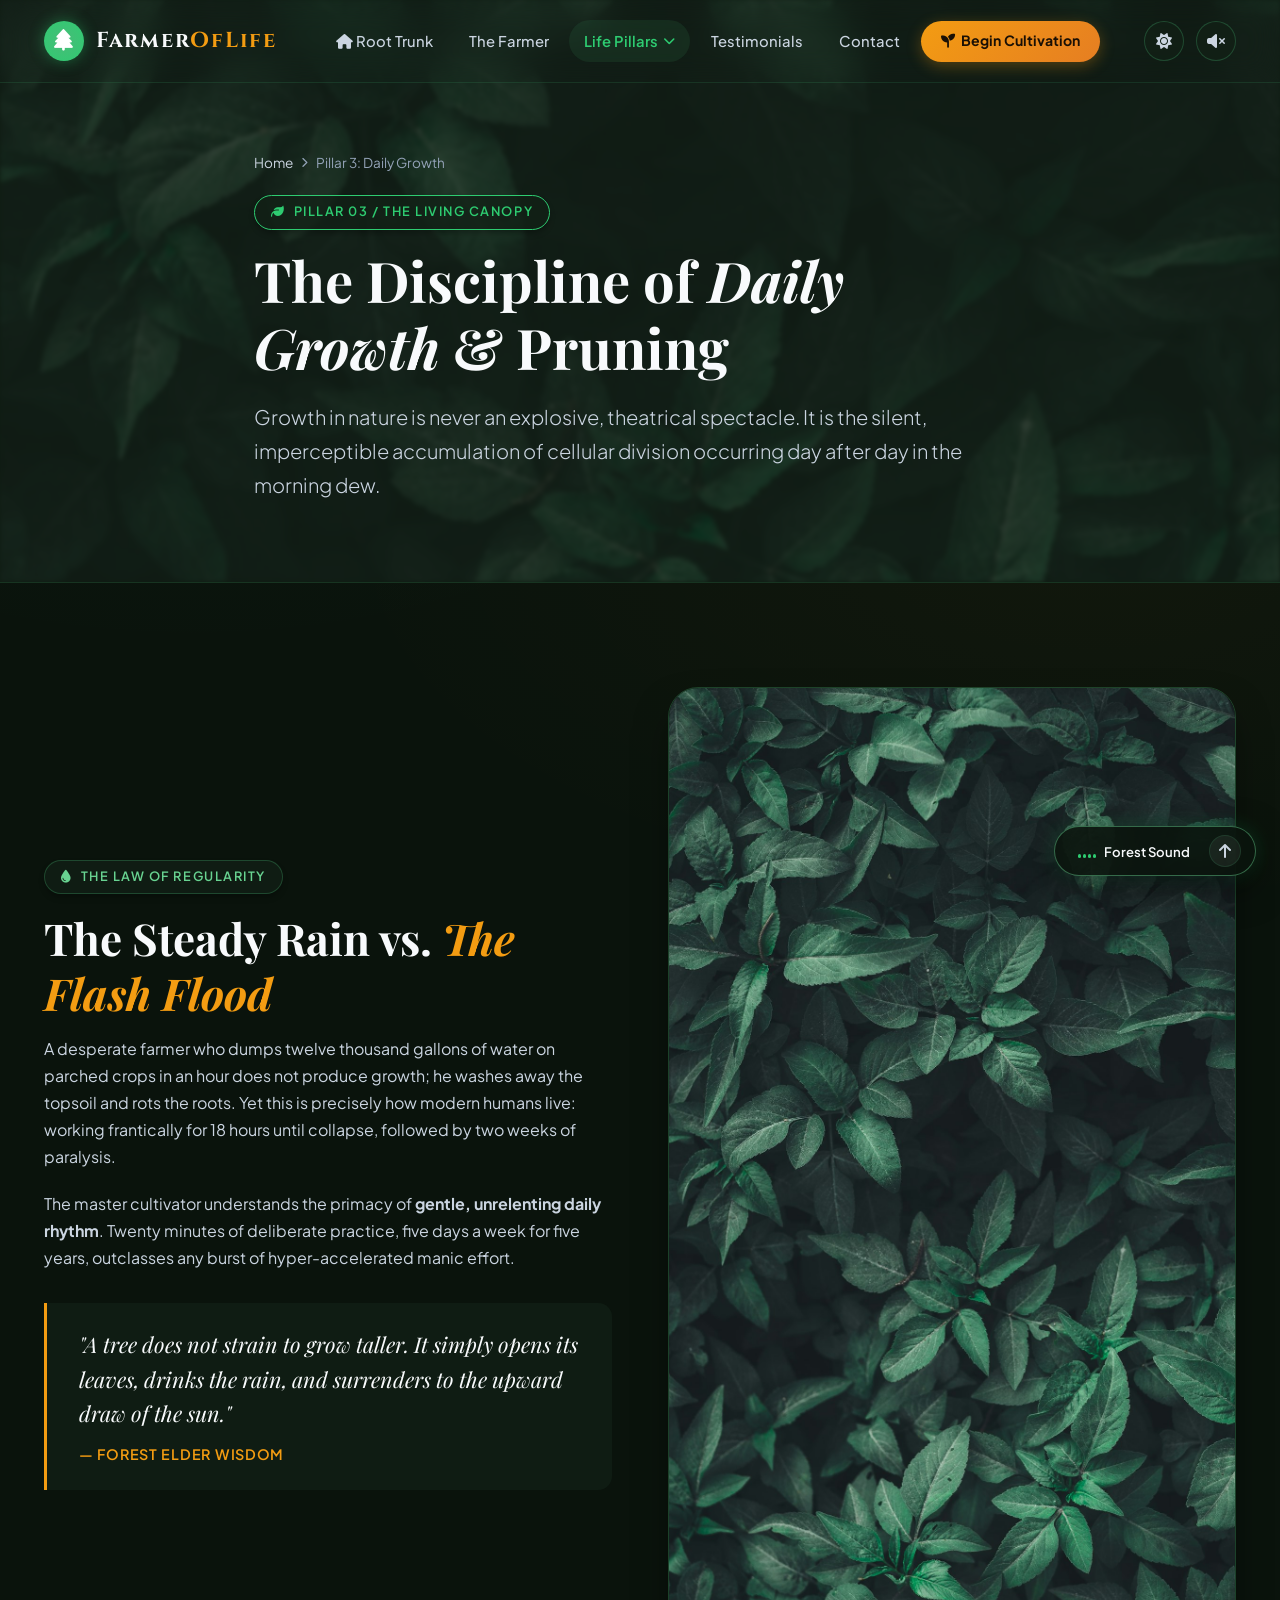
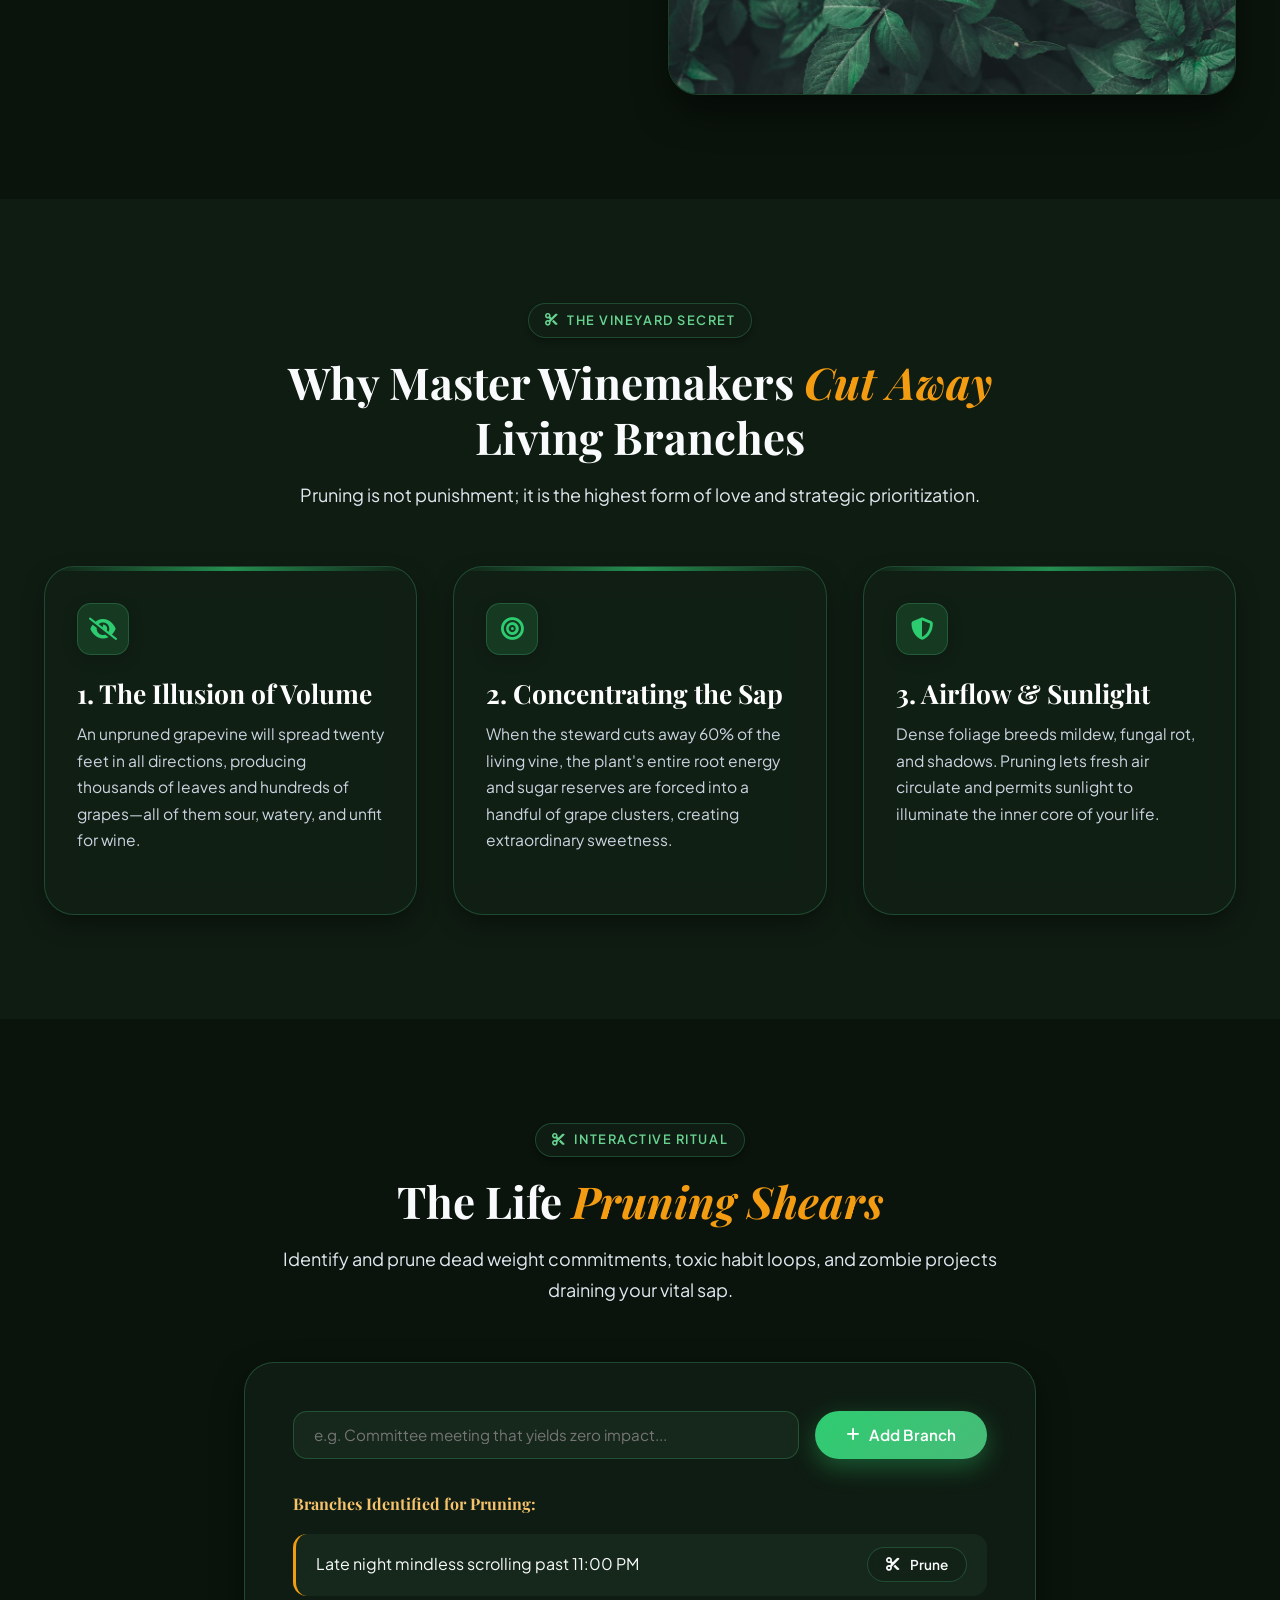
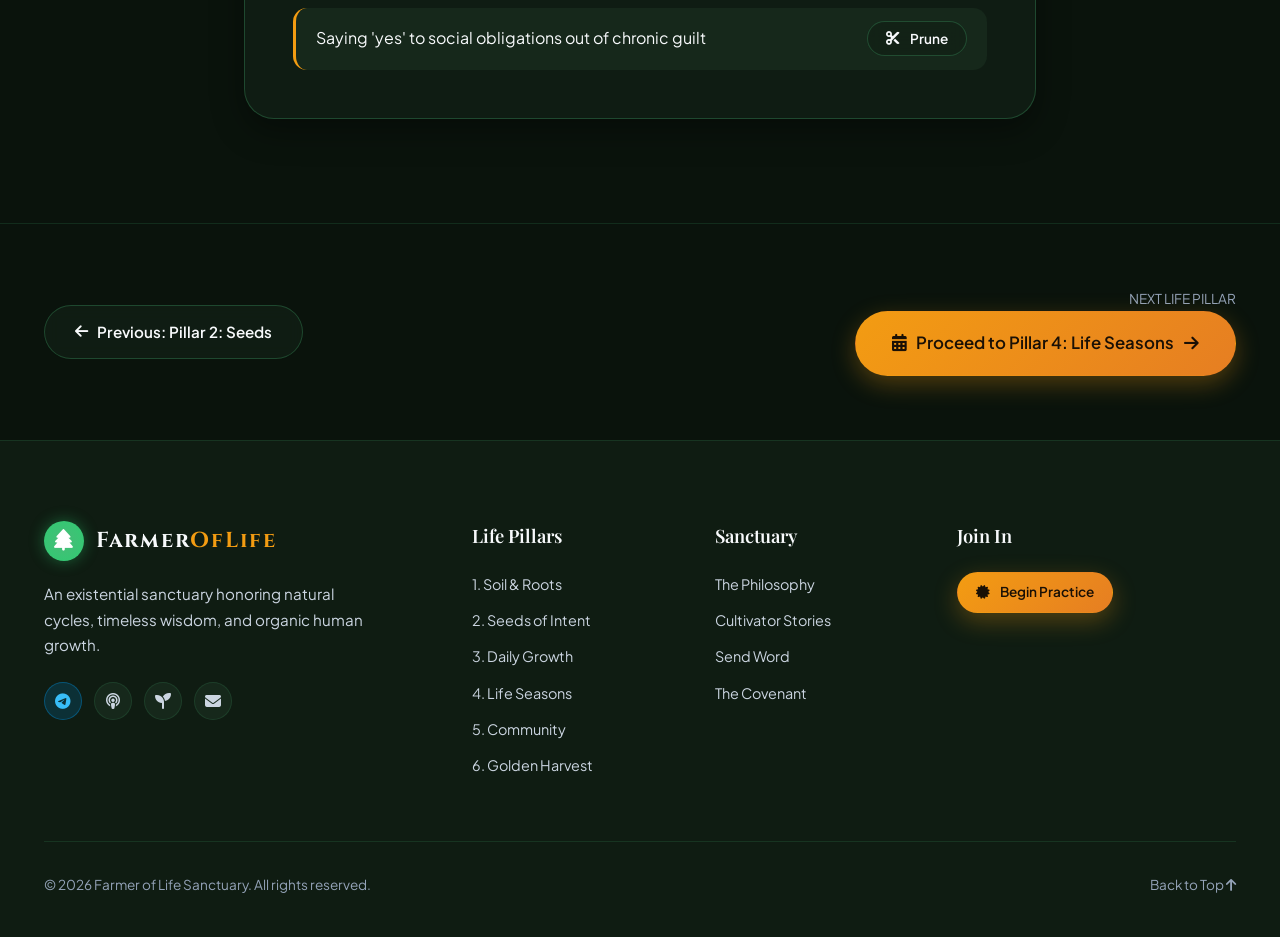
<file: growth.html>
<!DOCTYPE html>
<html lang="en" data-theme="dark">
<head>
  <meta charset="UTF-8">
  <meta name="viewport" content="width=device-width, initial-scale=1.0">
  <title>Pillar 3: Daily Growth & Pruning — Discipline & Practice | Farmer of Life</title>
  <meta name="description" content="Discover the compound power of daily watering and courageous pruning. A tree does not rush; it simply drinks the rain and reaches toward the light.">
  
  <link rel="preconnect" href="https://fonts.googleapis.com">
  <link rel="preconnect" href="https://fonts.gstatic.com" crossorigin>
  <link href="https://fonts.googleapis.com/css2?family=Cinzel:wght@500;600;700;800&family=Kantumruy+Pro:wght@400;500;600;700&family=Playfair+Display:ital,wght@0,500;0,600;0,700;1,400;1,600&family=Plus+Jakarta+Sans:wght@300;400;500;600;700&display=swap" rel="stylesheet">
  
  <link rel="stylesheet" href="https://cdnjs.cloudflare.com/ajax/libs/font-awesome/6.4.0/css/all.min.css">
    <!-- Critical Base Styles: Prevents any white flash, ensures instant botanical dark mode -->
  <style>
    :root {
      --bg-primary: #0a130c;
      --bg-secondary: #0f1c12;
      --bg-tertiary: #16281b;
      --bg-card: rgba(18, 33, 22, 0.75);
      --bg-card-hover: rgba(26, 48, 32, 0.88);
      --border-subtle: rgba(72, 187, 120, 0.15);
      --border-medium: rgba(72, 187, 120, 0.28);
      --border-bright: rgba(104, 211, 145, 0.45);
      --accent-primary: #2ecc71;
      --accent-secondary: #48bb78;
      --accent-gold: #f39c12;
      --text-main: #f8fafc;
      --text-muted: #cbd5e1;
      --text-gold: #f6c26b;
      --font-serif: 'Playfair Display', Georgia, serif;
      --font-display: 'Cinzel', serif;
      --font-sans: 'Plus Jakarta Sans', system-ui, -apple-system, BlinkMacSystemFont, 'Segoe UI', Roboto, sans-serif;
    }
    [data-theme="light"] {
      --bg-primary: #f4fbf5;
      --bg-secondary: #eaf6ec;
      --text-main: #0f2415;
      --text-muted: #33533b;
    }
    html, body {
      background-color: var(--bg-primary, #0a130c) !important;
      color: var(--text-main, #f0fdf4) !important;
      font-family: var(--font-sans);
      margin: 0;
      padding: 0;
      min-height: 100vh;
      -webkit-font-smoothing: antialiased;
    }
    a { color: #2ecc71; text-decoration: none; }
    .site-header {
      position: fixed;
      top: 0;
      left: 0;
      width: 100%;
      z-index: 1000;
      background: rgba(10, 19, 12, 0.88);
      backdrop-filter: blur(16px);
      -webkit-backdrop-filter: blur(16px);
      border-bottom: 1px solid var(--border-subtle);
    }
  </style>

  <!-- Stylesheets -->
  <link rel="stylesheet" href="style.css">
  <link rel="stylesheet" href="responsive.css">
  <link rel="stylesheet" href="animate.css">
  <link rel="icon" type="image/svg+xml" href="data:image/svg+xml,%3Csvg xmlns='http://www.w3.org/2000/svg' viewBox='0 0 100 100'%3E%3Ctext y='.9em' font-size='90'%3E%F0%9F%8C%B3%3C/text%3E%3C/svg%3E">
  <script>
    // Universal image error fallback for GitHub Pages & Local
    window.addEventListener('error', function(e) {
      if (e.target && e.target.tagName === 'IMG') {
        var src = e.target.getAttribute('src');
        if (src && !e.target.dataset.hasFallenBack) {
          e.target.dataset.hasFallenBack = 'true';
          e.target.src = src.indexOf('img/') === 0 ? src.replace('img/', '') : ('img/' + src);
        }
      }
    }, true);
  </script>
</head>
<body>

  <!-- Navigation Header -->
  <header class="site-header" id="siteHeader">
    <div class="container nav-container">
      <a href="index.html" class="brand-logo">
        <div class="brand-icon-wrap"><i class="fas fa-tree"></i></div>
        <div class="brand-text">Farmer<span>OfLife</span></div>
      </a>

      <nav class="nav-menu" id="navMenu">
        <a href="index.html" class="nav-link"><i class="fas fa-home"></i> Root Trunk</a>
        <a href="about.html" class="nav-link">The Farmer</a>
        <div class="nav-dropdown">
          <div class="nav-link dropdown-toggle active" role="button">
            <span>Life Pillars</span> <i class="fas fa-chevron-down" style="font-size: 0.75rem;"></i>
          </div>
          <div class="dropdown-menu">
            <a href="soil.html" class="dropdown-item"><i class="fas fa-mountain"></i> 1. Soil & Roots</a>
            <a href="seeds.html" class="dropdown-item"><i class="fas fa-seedling"></i> 2. Seeds & Intent</a>
            <a href="growth.html" class="dropdown-item active"><i class="fas fa-leaf"></i> 3. Daily Growth</a>
            <a href="seasons.html" class="dropdown-item"><i class="fas fa-calendar-alt"></i> 4. Life Seasons</a>
            <a href="community.html" class="dropdown-item"><i class="fas fa-users"></i> 5. Mycorrhizal Tribe</a>
            <a href="harvest.html" class="dropdown-item"><i class="fas fa-apple-alt"></i> 6. Golden Harvest</a>
          </div>
        </div>
        <a href="testimonial.html" class="nav-link">Testimonials</a>
        <a href="contact.html" class="nav-link">Contact</a>
        <a href="call-to-action.html" class="btn-nav-cta"><i class="fas fa-seedling"></i> Begin Cultivation</a>
      </nav>

      <div class="nav-actions">
        <button class="theme-toggle" id="themeToggle" aria-label="Toggle Theme"><i class="fas fa-sun"></i></button>
        <button class="sound-toggle" id="soundToggle" aria-label="Toggle Sound"><i class="fas fa-volume-mute"></i></button>
        <button class="mobile-toggle" id="mobileToggle" aria-label="Open Menu"><i class="fas fa-bars"></i></button>
      </div>
    </div>
  </header>

  <!-- Page Hero Header -->
  <section class="page-hero">
    <img src="growth.jpg" alt="Vibrant tender green leaves unfolding" class="page-hero-bg">
    <div class="container page-hero-content anim-fade-up">
      <div class="breadcrumb">
        <a href="index.html">Home</a> <i class="fas fa-chevron-right" style="font-size: 0.65rem;"></i> <span>Pillar 3: Daily Growth</span>
      </div>
      <span class="section-badge" style="border-color: #2ecc71; color: #2ecc71;"><i class="fas fa-leaf"></i> Pillar 03 / The Living Canopy</span>
      <h1 class="page-hero-title">The Discipline of <em>Daily Growth</em> & Pruning</h1>
      <p class="page-hero-lead">
        Growth in nature is never an explosive, theatrical spectacle. 
        It is the silent, imperceptible accumulation of cellular division occurring day after day in the morning dew.
      </p>
    </div>
  </section>

  <!-- Section 1: The Myth of the Great Leap vs. The Steady Rain -->
  <section class="section">
    <div class="container">
      <div class="content-grid-2col">
        <div class="anim-fade-up">
          <span class="section-badge"><i class="fas fa-tint"></i> The Law of Regularity</span>
          <h2 class="section-title">The Steady Rain vs. <em>The Flash Flood</em></h2>
          <p style="color: var(--text-muted); margin-bottom: 1.25rem;">
            A desperate farmer who dumps twelve thousand gallons of water on parched crops in an hour does not produce growth; 
            he washes away the topsoil and rots the roots. 
            Yet this is precisely how modern humans live: working frantically for 18 hours until collapse, followed by two weeks of paralysis.
          </p>
          <p style="color: var(--text-muted); margin-bottom: 1.5rem;">
            The master cultivator understands the primacy of <strong>gentle, unrelenting daily rhythm</strong>. 
            Twenty minutes of deliberate practice, five days a week for five years, outclasses any burst of hyper-accelerated manic effort.
          </p>

          <div class="quote-block">
            "A tree does not strain to grow taller. It simply opens its leaves, drinks the rain, and surrenders to the upward draw of the sun."
            <span class="quote-author">— Forest Elder Wisdom</span>
          </div>
        </div>

        <div class="media-rounded-card anim-fade-in">
          <img src="growth.jpg" alt="Lush green plant reaching upward" style="min-height: 440px;">
        </div>
      </div>
    </div>
  </section>

  <!-- Section 2: The Art of Courageous Pruning -->
  <section class="section" style="background: var(--bg-secondary);">
    <div class="container">
      <div class="section-title-wrap">
        <span class="section-badge"><i class="fas fa-cut"></i> The Vineyard Secret</span>
        <h2 class="section-title">Why Master Winemakers <em>Cut Away</em> Living Branches</h2>
        <p class="section-subtitle">
          Pruning is not punishment; it is the highest form of love and strategic prioritization.
        </p>
      </div>

      <div class="pillars-grid" style="grid-template-columns: repeat(3, 1fr);">
        <div class="pillar-card">
          <div class="pillar-icon-box"><i class="fas fa-eye-slash"></i></div>
          <h3 style="margin-top: 1rem;">1. The Illusion of Volume</h3>
          <p>An unpruned grapevine will spread twenty feet in all directions, producing thousands of leaves and hundreds of grapes—all of them sour, watery, and unfit for wine.</p>
        </div>

        <div class="pillar-card">
          <div class="pillar-icon-box"><i class="fas fa-bullseye"></i></div>
          <h3 style="margin-top: 1rem;">2. Concentrating the Sap</h3>
          <p>When the steward cuts away 60% of the living vine, the plant's entire root energy and sugar reserves are forced into a handful of grape clusters, creating extraordinary sweetness.</p>
        </div>

        <div class="pillar-card">
          <div class="pillar-icon-box"><i class="fas fa-shield-alt"></i></div>
          <h3 style="margin-top: 1rem;">3. Airflow & Sunlight</h3>
          <p>Dense foliage breeds mildew, fungal rot, and shadows. Pruning lets fresh air circulate and permits sunlight to illuminate the inner core of your life.</p>
        </div>
      </div>
    </div>
  </section>

  <!-- Section 3: Interactive Life Pruner Tool -->
  <section class="section">
    <div class="container" style="max-width: 840px;">
      <div class="section-title-wrap">
        <span class="section-badge"><i class="fas fa-cut"></i> Interactive Ritual</span>
        <h2 class="section-title">The Life <em>Pruning Shears</em></h2>
        <p class="section-subtitle">
          Identify and prune dead weight commitments, toxic habit loops, and zombie projects draining your vital sap.
        </p>
      </div>

      <div style="background: var(--bg-card); border: 1px solid var(--border-medium); border-radius: var(--radius-xl); padding: 3rem; box-shadow: var(--shadow-card);">
        <div style="display: flex; gap: 1rem; margin-bottom: 2rem;">
          <input type="text" id="pruneInput" class="form-control" placeholder="e.g. Committee meeting that yields zero impact..." style="flex: 1;">
          <button type="button" class="btn btn-primary" id="btnAddToPruneList"><i class="fas fa-plus"></i> Add Branch</button>
        </div>

        <h4 style="font-family: var(--font-serif); margin-bottom: 1rem; color: var(--text-gold);">Branches Identified for Pruning:</h4>
        <ul id="pruneList" style="display: flex; flex-direction: column; gap: 0.75rem;">
          <li style="display: flex; justify-content: space-between; align-items: center; background: var(--bg-tertiary); padding: 0.85rem 1.25rem; border-radius: var(--radius-md); border-left: 3px solid var(--accent-gold);">
            <span>Late night mindless scrolling past 11:00 PM</span>
            <button class="btn btn-outline btn-sm" onclick="pruneItem(this)"><i class="fas fa-cut"></i> Prune</button>
          </li>
          <li style="display: flex; justify-content: space-between; align-items: center; background: var(--bg-tertiary); padding: 0.85rem 1.25rem; border-radius: var(--radius-md); border-left: 3px solid var(--accent-gold);">
            <span>Saying 'yes' to social obligations out of chronic guilt</span>
            <button class="btn btn-outline btn-sm" onclick="pruneItem(this)"><i class="fas fa-cut"></i> Prune</button>
          </li>
        </ul>

        <div id="pruneSuccessBanner" style="display: none; margin-top: 2rem; background: rgba(46, 204, 113, 0.15); border: 1px solid var(--accent-primary); border-radius: var(--radius-md); padding: 1.25rem; text-align: center; color: var(--text-main);">
          <i class="fas fa-check-circle" style="color: var(--accent-primary); font-size: 1.5rem; margin-bottom: 0.5rem; display: block;"></i>
          <strong>Vitality Restored:</strong> You have cleared dead branches. Your vital sap now flows unobstructed toward your highest fruits!
        </div>
      </div>
    </div>
  </section>

  <!-- Next Step Navigation -->
  <section class="section" style="padding: 4rem 0; border-top: 1px solid var(--border-subtle);">
    <div class="container" style="display: flex; justify-content: space-between; align-items: center; flex-wrap: wrap; gap: 1.5rem;">
      <a href="seeds.html" class="btn btn-outline"><i class="fas fa-arrow-left"></i> Previous: Pillar 2: Seeds</a>
      <div style="text-align: right;">
        <div style="font-size: 0.85rem; color: var(--text-dim); text-transform: uppercase;">Next Life Pillar</div>
        <a href="seasons.html" class="btn btn-gold btn-lg"><i class="fas fa-calendar-alt"></i> Proceed to Pillar 4: Life Seasons <i class="fas fa-arrow-right"></i></a>
      </div>
    </div>
  </section>

  <!-- Footer -->
  <footer class="site-footer">
    <div class="container">
      <div class="footer-grid">
        <div class="footer-brand">
          <a href="index.html" class="brand-logo">
            <div class="brand-icon-wrap"><i class="fas fa-tree"></i></div>
            <div class="brand-text">Farmer<span>OfLife</span></div>
          </a>
          <p>An existential sanctuary honoring natural cycles, timeless wisdom, and organic human growth.</p>
          <div class="social-links" style="display: flex; gap: 0.75rem; margin-top: 1rem;">
            <a href="https://t.me/kimbunthonICT" target="_blank" rel="noopener noreferrer" class="social-link" title="Telegram (@kimbunthonICT)" aria-label="Telegram" style="background: rgba(2, 132, 199, 0.2); color: #38bdf8; border-color: rgba(2, 132, 199, 0.45);"><i class="fab fa-telegram-plane"></i></a>
            <a href="#" class="social-link" title="Forest Podcast" aria-label="Podcast"><i class="fas fa-podcast"></i></a>
            <a href="#" class="social-link" title="Community Forum" aria-label="Community"><i class="fas fa-seedling"></i></a>
            <a href="contact.html" class="social-link" title="Contact Us" aria-label="Email"><i class="fas fa-envelope"></i></a>
          </div>
        </div>
        <div class="footer-col">
          <h4>Life Pillars</h4>
          <div class="footer-links">
            <a href="soil.html">1. Soil & Roots</a>
            <a href="seeds.html">2. Seeds of Intent</a>
            <a href="growth.html" class="active">3. Daily Growth</a>
            <a href="seasons.html">4. Life Seasons</a>
            <a href="community.html">5. Community</a>
            <a href="harvest.html">6. Golden Harvest</a>
          </div>
        </div>
        <div class="footer-col">
          <h4>Sanctuary</h4>
          <div class="footer-links">
            <a href="about.html">The Philosophy</a>
            <a href="testimonial.html">Cultivator Stories</a>
            <a href="contact.html">Send Word</a>
            <a href="call-to-action.html">The Covenant</a>
          </div>
        </div>
        <div class="footer-col">
          <h4>Join In</h4>
          <a href="call-to-action.html" class="btn btn-gold btn-sm"><i class="fas fa-certificate"></i> Begin Practice</a>
        </div>
      </div>
      <div class="footer-bottom">
        <div>&copy; 2026 Farmer of Life Sanctuary. All rights reserved.</div>
        <a href="#siteHeader">Back to Top <i class="fas fa-arrow-up"></i></a>
      </div>
    </div>
  </footer>

  <script src="main.js"></script>
  <script>
    function pruneItem(btn) {
      const li = btn.closest('li');
      li.style.textDecoration = 'line-through';
      li.style.opacity = '0.4';
      btn.disabled = true;
      btn.innerHTML = '<i class="fas fa-check"></i> Pruned';
      btn.style.color = 'var(--accent-primary)';
      window.showToast('Branch pruned! Sap redirected into vital growth.', '✂️');
      if (window.soundEngine) window.soundEngine.playNodeChime();
      document.getElementById('pruneSuccessBanner').style.display = 'block';
    }

    document.getElementById('btnAddToPruneList').addEventListener('click', function() {
      const input = document.getElementById('pruneInput');
      const val = input.value.trim();
      if (!val) return;
      const ul = document.getElementById('pruneList');
      const li = document.createElement('li');
      li.style = 'display: flex; justify-content: space-between; align-items: center; background: var(--bg-tertiary); padding: 0.85rem 1.25rem; border-radius: var(--radius-md); border-left: 3px solid var(--accent-gold);';
      li.innerHTML = `<span>${escapeHTML(val)}</span> <button class="btn btn-outline btn-sm" onclick="pruneItem(this)"><i class="fas fa-cut"></i> Prune</button>`;
      ul.appendChild(li);
      input.value = '';
      window.showToast('Added candidate branch for pruning.', '🌿');
    });
  </script>
  <!-- Floating Sanctuary Audio & Canopy HUD -->
  <div class="sanctuary-hud" id="sanctuaryHUD" role="region" aria-label="Sanctuary Ambience Controls">
    <button class="hud-sound-btn" id="hudSoundBtn" title="Toggle Forest Wind Ambience">
      <div class="hud-equalizer" aria-hidden="true">
        <span></span><span></span><span></span><span></span>
      </div>
      <span class="hud-sound-text">Forest Sound</span>
    </button>
    <button class="hud-scroll-top" id="hudScrollTop" title="Return to Canopy" aria-label="Return to Canopy">
      <i class="fas fa-arrow-up"></i>
    </button>
  </div>
</body>
</html>
</file>
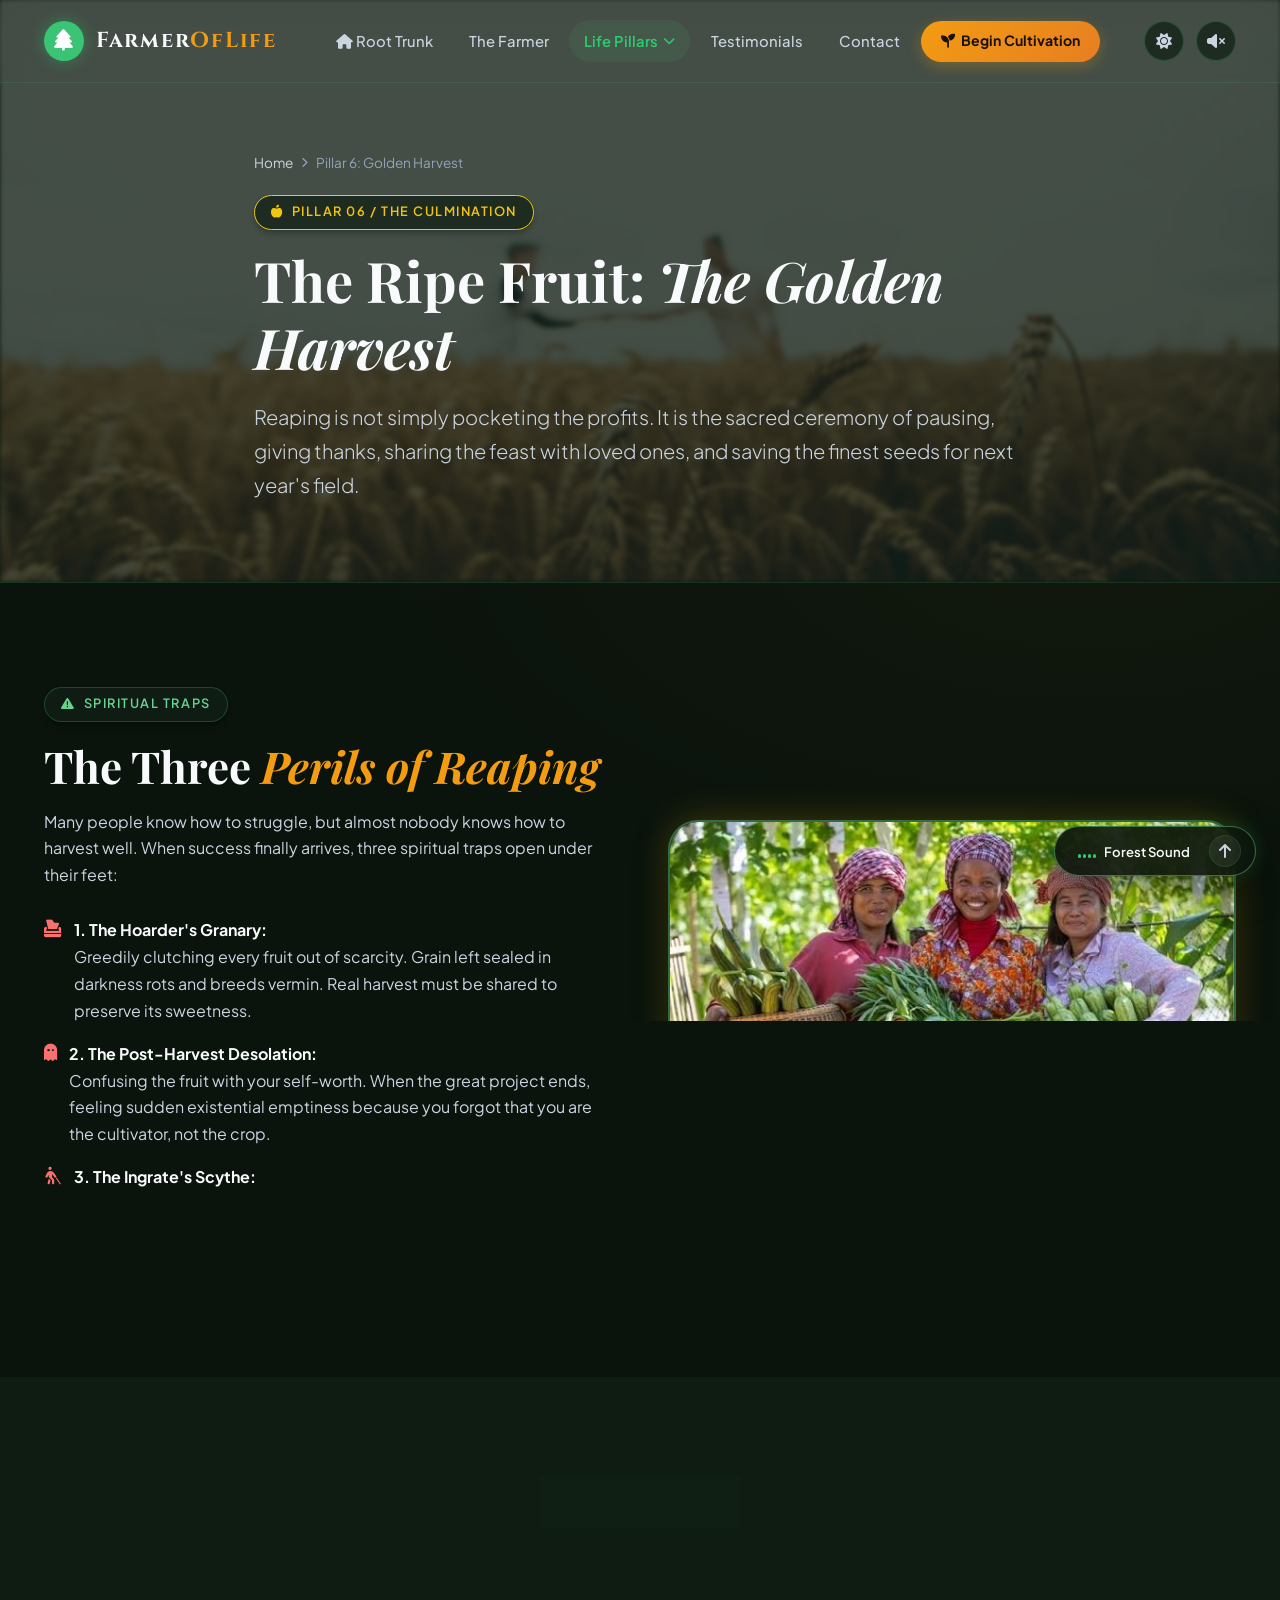
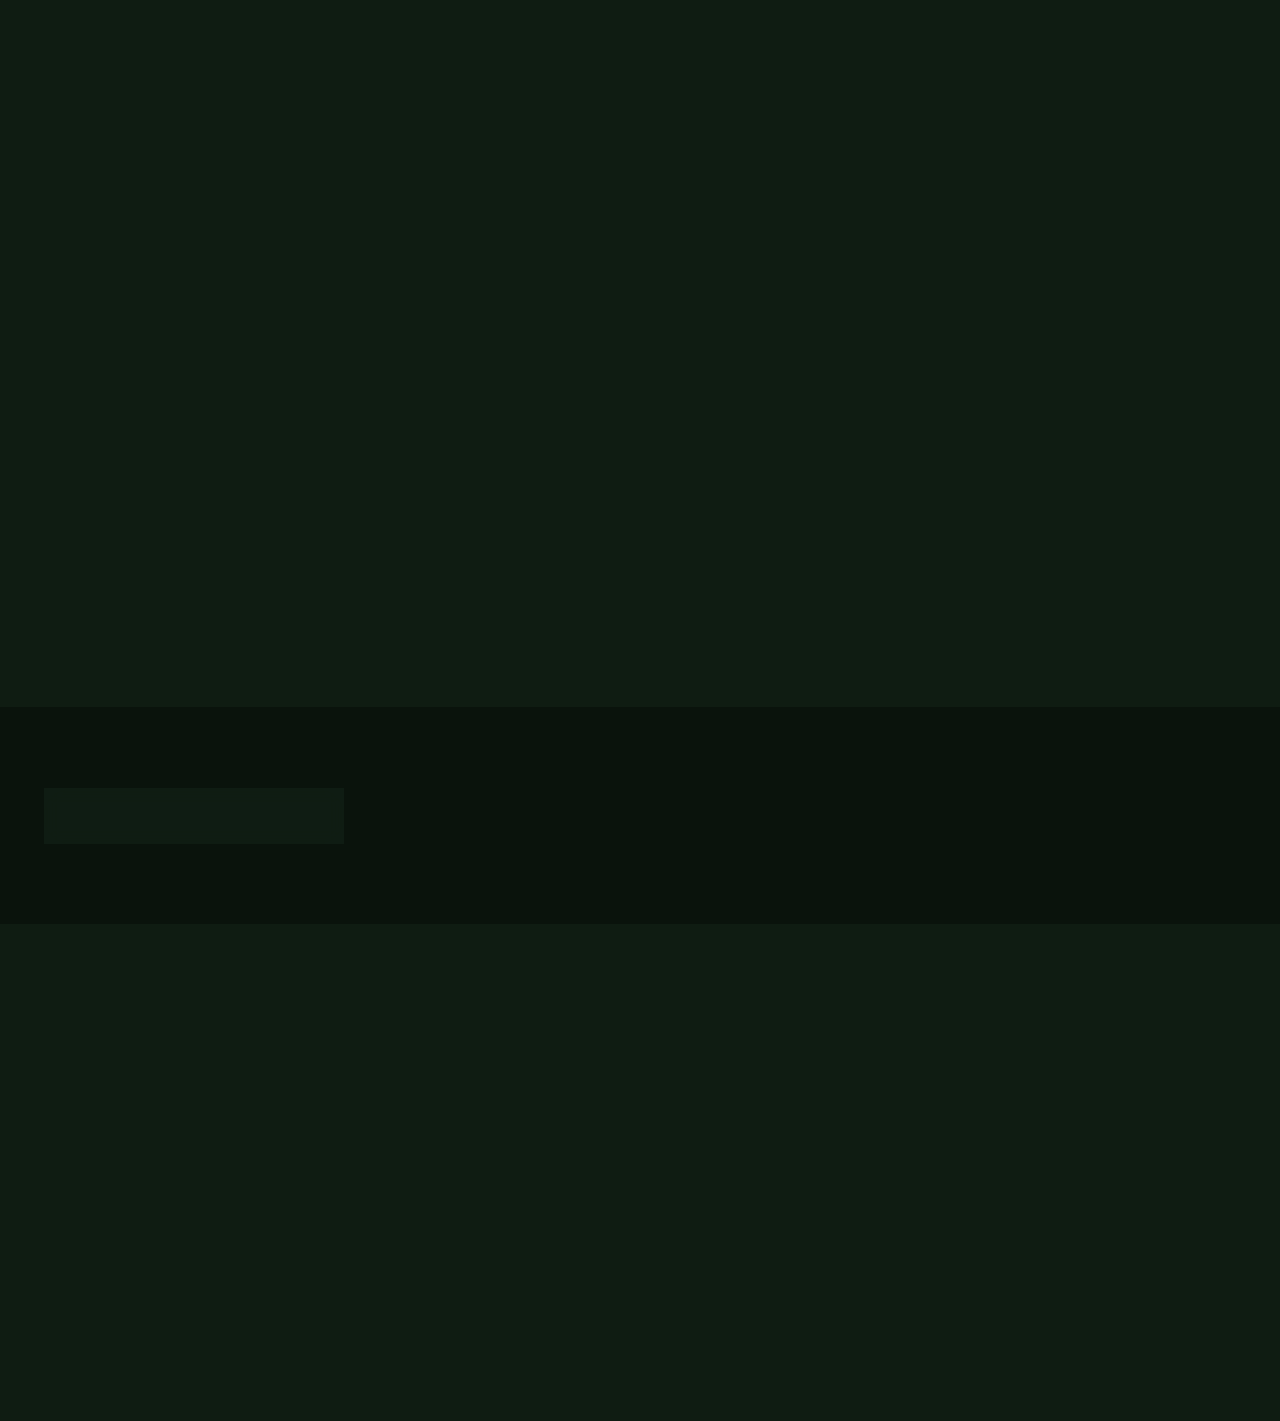
<file: harvest.html>
<!DOCTYPE html>
<html lang="en" data-theme="dark">
<head>
  <meta charset="UTF-8">
  <meta name="viewport" content="width=device-width, initial-scale=1.0">
  <title>Pillar 6: Golden Harvest — Results, Lessons & Legacy | Farmer of Life</title>
  <meta name="description" content="Gather your fruits with reverence. Master mindful harvesting, celebrate abundance without attachment, and return the seeds back to the fertile soil.">
  
  <link rel="preconnect" href="https://fonts.googleapis.com">
  <link rel="preconnect" href="https://fonts.gstatic.com" crossorigin>
  <link href="https://fonts.googleapis.com/css2?family=Cinzel:wght@500;600;700;800&family=Kantumruy+Pro:wght@400;500;600;700&family=Playfair+Display:ital,wght@0,500;0,600;0,700;1,400;1,600&family=Plus+Jakarta+Sans:wght@300;400;500;600;700&display=swap" rel="stylesheet">
  
  <link rel="stylesheet" href="https://cdnjs.cloudflare.com/ajax/libs/font-awesome/6.4.0/css/all.min.css">
    <!-- Critical Base Styles: Prevents any white flash, ensures instant botanical dark mode -->
  <style>
    :root {
      --bg-primary: #0a130c;
      --bg-secondary: #0f1c12;
      --bg-tertiary: #16281b;
      --bg-card: rgba(18, 33, 22, 0.75);
      --bg-card-hover: rgba(26, 48, 32, 0.88);
      --border-subtle: rgba(72, 187, 120, 0.15);
      --border-medium: rgba(72, 187, 120, 0.28);
      --border-bright: rgba(104, 211, 145, 0.45);
      --accent-primary: #2ecc71;
      --accent-secondary: #48bb78;
      --accent-gold: #f39c12;
      --text-main: #f8fafc;
      --text-muted: #cbd5e1;
      --text-gold: #f6c26b;
      --font-serif: 'Playfair Display', Georgia, serif;
      --font-display: 'Cinzel', serif;
      --font-sans: 'Plus Jakarta Sans', system-ui, -apple-system, BlinkMacSystemFont, 'Segoe UI', Roboto, sans-serif;
    }
    [data-theme="light"] {
      --bg-primary: #f4fbf5;
      --bg-secondary: #eaf6ec;
      --text-main: #0f2415;
      --text-muted: #33533b;
    }
    html, body {
      background-color: var(--bg-primary, #0a130c) !important;
      color: var(--text-main, #f0fdf4) !important;
      font-family: var(--font-sans);
      margin: 0;
      padding: 0;
      min-height: 100vh;
      -webkit-font-smoothing: antialiased;
    }
    a { color: #2ecc71; text-decoration: none; }
    .site-header {
      position: fixed;
      top: 0;
      left: 0;
      width: 100%;
      z-index: 1000;
      background: rgba(10, 19, 12, 0.88);
      backdrop-filter: blur(16px);
      -webkit-backdrop-filter: blur(16px);
      border-bottom: 1px solid var(--border-subtle);
    }
  </style>

  <!-- Stylesheets -->
  <link rel="stylesheet" href="style.css">
  <link rel="stylesheet" href="responsive.css">
  <link rel="stylesheet" href="animate.css">
  <link rel="icon" type="image/svg+xml" href="data:image/svg+xml,%3Csvg xmlns='http://www.w3.org/2000/svg' viewBox='0 0 100 100'%3E%3Ctext y='.9em' font-size='90'%3E%F0%9F%8C%B3%3C/text%3E%3C/svg%3E">
  <script>
    // Universal image error fallback for GitHub Pages & Local
    window.addEventListener('error', function(e) {
      if (e.target && e.target.tagName === 'IMG') {
        var src = e.target.getAttribute('src');
        if (src && !e.target.dataset.hasFallenBack) {
          e.target.dataset.hasFallenBack = 'true';
          e.target.src = src.indexOf('img/') === 0 ? src.replace('img/', '') : ('img/' + src);
        }
      }
    }, true);
  </script>
</head>
<body>

  <!-- Navigation Header -->
  <header class="site-header" id="siteHeader">
    <div class="container nav-container">
      <a href="index.html" class="brand-logo">
        <div class="brand-icon-wrap"><i class="fas fa-tree"></i></div>
        <div class="brand-text">Farmer<span>OfLife</span></div>
      </a>

      <nav class="nav-menu" id="navMenu">
        <a href="index.html" class="nav-link"><i class="fas fa-home"></i> Root Trunk</a>
        <a href="about.html" class="nav-link">The Farmer</a>
        <div class="nav-dropdown">
          <div class="nav-link dropdown-toggle active" role="button">
            <span>Life Pillars</span> <i class="fas fa-chevron-down" style="font-size: 0.75rem;"></i>
          </div>
          <div class="dropdown-menu">
            <a href="soil.html" class="dropdown-item"><i class="fas fa-mountain"></i> 1. Soil & Roots</a>
            <a href="seeds.html" class="dropdown-item"><i class="fas fa-seedling"></i> 2. Seeds & Intent</a>
            <a href="growth.html" class="dropdown-item"><i class="fas fa-leaf"></i> 3. Daily Growth</a>
            <a href="seasons.html" class="dropdown-item"><i class="fas fa-calendar-alt"></i> 4. Life Seasons</a>
            <a href="community.html" class="dropdown-item"><i class="fas fa-users"></i> 5. Mycorrhizal Tribe</a>
            <a href="harvest.html" class="dropdown-item active"><i class="fas fa-apple-alt"></i> 6. Golden Harvest</a>
          </div>
        </div>
        <a href="testimonial.html" class="nav-link">Testimonials</a>
        <a href="contact.html" class="nav-link">Contact</a>
        <a href="call-to-action.html" class="btn-nav-cta"><i class="fas fa-seedling"></i> Begin Cultivation</a>
      </nav>

      <div class="nav-actions">
        <button class="theme-toggle" id="themeToggle" aria-label="Toggle Theme"><i class="fas fa-sun"></i></button>
        <button class="sound-toggle" id="soundToggle" aria-label="Toggle Sound"><i class="fas fa-volume-mute"></i></button>
        <button class="mobile-toggle" id="mobileToggle" aria-label="Open Menu"><i class="fas fa-bars"></i></button>
      </div>
    </div>
  </header>

  <!-- Page Hero Header -->
  <section class="page-hero">
    <img src="harvest.jpg" alt="Abundant golden autumn harvest" class="page-hero-bg">
    <div class="container page-hero-content anim-fade-up">
      <div class="breadcrumb">
        <a href="index.html">Home</a> <i class="fas fa-chevron-right" style="font-size: 0.65rem;"></i> <span>Pillar 6: Golden Harvest</span>
      </div>
      <span class="section-badge" style="border-color: #f1c40f; color: #f1c40f;"><i class="fas fa-apple-alt"></i> Pillar 06 / The Culmination</span>
      <h1 class="page-hero-title">The Ripe Fruit: <em>The Golden Harvest</em></h1>
      <p class="page-hero-lead">
        Reaping is not simply pocketing the profits. It is the sacred ceremony of pausing, giving thanks, 
        sharing the feast with loved ones, and saving the finest seeds for next year's field.
      </p>
    </div>
  </section>

  <!-- Section 1: The Three Traps of the Harvest -->
  <section class="section">
    <div class="container">
      <div class="content-grid-2col">
        <div class="anim-fade-up">
          <span class="section-badge"><i class="fas fa-exclamation-triangle"></i> Spiritual Traps</span>
          <h2 class="section-title">The Three <em>Perils of Reaping</em></h2>
          <p style="color: var(--text-muted); margin-bottom: 1.25rem;">
            Many people know how to struggle, but almost nobody knows how to harvest well. 
            When success finally arrives, three spiritual traps open under their feet:
          </p>

          <ul class="feature-list">
            <li>
              <i class="fas fa-box-tissue" style="color: #f87171;"></i>
              <div>
                <strong style="color: var(--text-main);">1. The Hoarder's Granary:</strong>
                <p>Greedily clutching every fruit out of scarcity. Grain left sealed in darkness rots and breeds vermin. Real harvest must be shared to preserve its sweetness.</p>
              </div>
            </li>
            <li>
              <i class="fas fa-ghost" style="color: #f87171;"></i>
              <div>
                <strong style="color: var(--text-main);">2. The Post-Harvest Desolation:</strong>
                <p>Confusing the fruit with your self-worth. When the great project ends, feeling sudden existential emptiness because you forgot that you are the cultivator, not the crop.</p>
              </div>
            </li>
            <li>
              <i class="fas fa-blind" style="color: #f87171;"></i>
              <div>
                <strong style="color: var(--text-main);">3. The Ingrate's Scythe:</strong>
                <p>Rushing past the miracle of what grew because it didn't match 100% of your perfectionist fantasy. Gratitude is the fertilizer of the future.</p>
              </div>
            </li>
          </ul>
        </div>

        <div class="media-rounded-card anim-fade-in" style="box-shadow: var(--shadow-lg), 0 0 35px rgba(241, 196, 15, 0.25); border: 2px solid var(--border-bright);">
          <img src="farmers-harvest.jpg" alt="Smiling farmers holding fresh harvest baskets in community garden">
          <div class="media-badge-tag"><i class="fas fa-apple-alt"></i> Living Bountiful Harvest</div>
        </div>
      </div>
    </div>
  </section>

  <!-- Section 2: Interactive Abundance & Gratitude Ledger -->
  <section class="section" style="background: var(--bg-secondary);">
    <div class="container" style="max-width: 860px;">
      <div class="section-title-wrap">
        <span class="section-badge"><i class="fas fa-book"></i> Sacred Record</span>
        <h2 class="section-title">The Harvest <em>Abundance Ledger</em></h2>
        <p class="section-subtitle">
          Record three fruits you have reaped recently—tangible victories, lessons extracted from struggle, or relationships that blossomed.
        </p>
      </div>

      <div style="background: var(--bg-card); border: 1px solid var(--border-medium); border-radius: var(--radius-xl); padding: 3rem; box-shadow: var(--shadow-card);">
        <div class="form-group">
          <label class="form-label">Fruit #1: A Tangible Achievement / Milestone</label>
          <input type="text" id="harvestInput1" class="form-control" placeholder="e.g. Completed a major project with peace of mind...">
        </div>

        <div class="form-group">
          <label class="form-label">Fruit #2: An Eternal Lesson Extracted from a Hardship</label>
          <input type="text" id="harvestInput2" class="form-control" placeholder="e.g. Learned to forgive a broken expectation and protect my peace...">
        </div>

        <div class="form-group">
          <label class="form-label">Fruit #3: A Person or Mentor Who Watered My Roots</label>
          <input type="text" id="harvestInput3" class="form-control" placeholder="e.g. My spouse / friend who believed in me during my winter...">
        </div>

        <button type="button" class="btn btn-gold btn-lg" style="width: 100%; margin-top: 1rem;" id="btnRecordHarvest">
          <i class="fas fa-balance-scale"></i> Consecrate Into the Harvest Vault
        </button>

        <div id="harvestResult" style="display: none; margin-top: 2rem;"></div>
      </div>
    </div>
  </section>

  <!-- Next Step Navigation -->
  <section class="section" style="padding: 4rem 0; border-top: 1px solid var(--border-subtle);">
    <div class="container" style="display: flex; justify-content: space-between; align-items: center; flex-wrap: wrap; gap: 1.5rem;">
      <a href="community.html" class="btn btn-outline"><i class="fas fa-arrow-left"></i> Previous: Pillar 5: Community</a>
      <div style="text-align: right;">
        <div style="font-size: 0.85rem; color: var(--text-dim); text-transform: uppercase;">Voices of the Soil</div>
        <a href="testimonial.html" class="btn btn-primary btn-lg"><i class="fas fa-comments"></i> Read Cultivator Testimonials <i class="fas fa-arrow-right"></i></a>
      </div>
    </div>
  </section>

  <!-- Footer -->
  <footer class="site-footer">
    <div class="container">
      <div class="footer-grid">
        <div class="footer-brand">
          <a href="index.html" class="brand-logo">
            <div class="brand-icon-wrap"><i class="fas fa-tree"></i></div>
            <div class="brand-text">Farmer<span>OfLife</span></div>
          </a>
          <p>An existential sanctuary honoring natural cycles, timeless wisdom, and organic human growth.</p>
          <div class="social-links" style="display: flex; gap: 0.75rem; margin-top: 1rem;">
            <a href="https://t.me/kimbunthonICT" target="_blank" rel="noopener noreferrer" class="social-link" title="Telegram (@kimbunthonICT)" aria-label="Telegram" style="background: rgba(2, 132, 199, 0.2); color: #38bdf8; border-color: rgba(2, 132, 199, 0.45);"><i class="fab fa-telegram-plane"></i></a>
            <a href="#" class="social-link" title="Forest Podcast" aria-label="Podcast"><i class="fas fa-podcast"></i></a>
            <a href="#" class="social-link" title="Community Forum" aria-label="Community"><i class="fas fa-seedling"></i></a>
            <a href="contact.html" class="social-link" title="Contact Us" aria-label="Email"><i class="fas fa-envelope"></i></a>
          </div>
        </div>
        <div class="footer-col">
          <h4>Life Pillars</h4>
          <div class="footer-links">
            <a href="soil.html">1. Soil & Roots</a>
            <a href="seeds.html">2. Seeds of Intent</a>
            <a href="growth.html">3. Daily Growth</a>
            <a href="seasons.html">4. Life Seasons</a>
            <a href="community.html">5. Community</a>
            <a href="harvest.html" class="active">6. Golden Harvest</a>
          </div>
        </div>
        <div class="footer-col">
          <h4>Sanctuary</h4>
          <div class="footer-links">
            <a href="about.html">The Philosophy</a>
            <a href="testimonial.html">Cultivator Stories</a>
            <a href="contact.html">Send Word</a>
            <a href="call-to-action.html">The Covenant</a>
          </div>
        </div>
        <div class="footer-col">
          <h4>Harvest Pledge</h4>
          <a href="call-to-action.html" class="btn btn-gold btn-sm"><i class="fas fa-certificate"></i> Seal the Covenant</a>
        </div>
      </div>
      <div class="footer-bottom">
        <div>&copy; 2026 Farmer of Life Sanctuary. All rights reserved.</div>
        <a href="#siteHeader">Back to Top <i class="fas fa-arrow-up"></i></a>
      </div>
    </div>
  </footer>

  <script src="main.js"></script>
  <script>
    document.getElementById('btnRecordHarvest').addEventListener('click', function() {
      const f1 = document.getElementById('harvestInput1').value.trim() || 'A quiet triumph';
      const f2 = document.getElementById('harvestInput2').value.trim() || 'Wisdom through trial';
      const f3 = document.getElementById('harvestInput3').value.trim() || 'A faithful ally';
      const res = document.getElementById('harvestResult');
      res.style.display = 'block';
      res.innerHTML = `
        <div style="background: var(--bg-tertiary); border: 2px solid var(--accent-gold); border-radius: var(--radius-lg); padding: 2rem; text-align: center;">
          <div style="font-size: 2.5rem; color: var(--accent-gold); margin-bottom: 0.5rem;"><i class="fas fa-award"></i></div>
          <h3 style="font-family: var(--font-serif); color: var(--text-gold); margin-bottom: 0.5rem;">Abundance Consecrated & Sealed</h3>
          <p style="color: var(--text-muted); line-height: 1.7; max-width: 600px; margin: 0 auto 1.5rem;">
            Your fruits have been acknowledged. By naming your blessings and extracting wisdom from hardship, you nourish the soil for the next turn of the great wheel.
          </p>
          <a href="call-to-action.html" class="btn btn-gold"><i class="fas fa-hand-holding-heart"></i> Proceed to the Master Covenant</a>
        </div>
      `;
      window.showToast('Harvest ledger recorded with deep thanksgiving.', '🍎');
      if (window.soundEngine) window.soundEngine.playNodeChime();
    });
  </script>
  <!-- Floating Sanctuary Audio & Canopy HUD -->
  <div class="sanctuary-hud" id="sanctuaryHUD" role="region" aria-label="Sanctuary Ambience Controls">
    <button class="hud-sound-btn" id="hudSoundBtn" title="Toggle Forest Wind Ambience">
      <div class="hud-equalizer" aria-hidden="true">
        <span></span><span></span><span></span><span></span>
      </div>
      <span class="hud-sound-text">Forest Sound</span>
    </button>
    <button class="hud-scroll-top" id="hudScrollTop" title="Return to Canopy" aria-label="Return to Canopy">
      <i class="fas fa-arrow-up"></i>
    </button>
  </div>
</body>
</html>
</file>
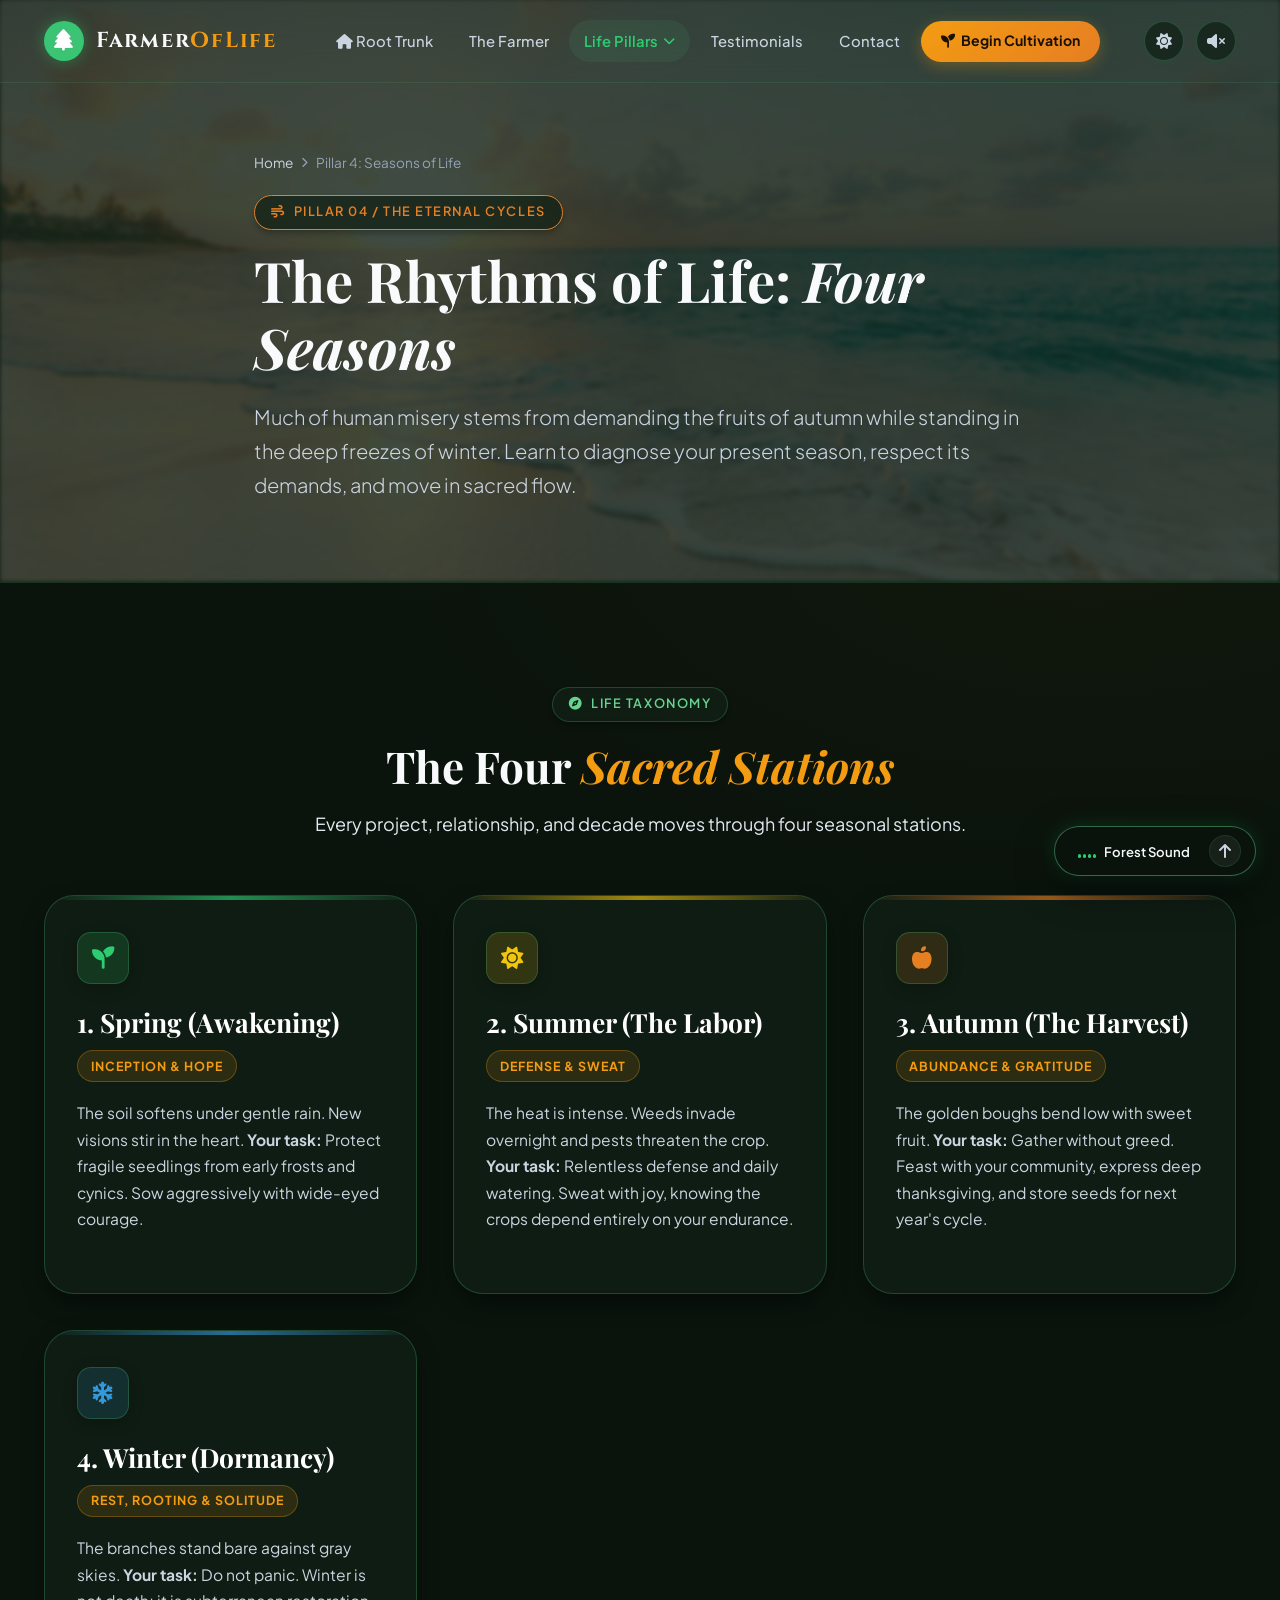
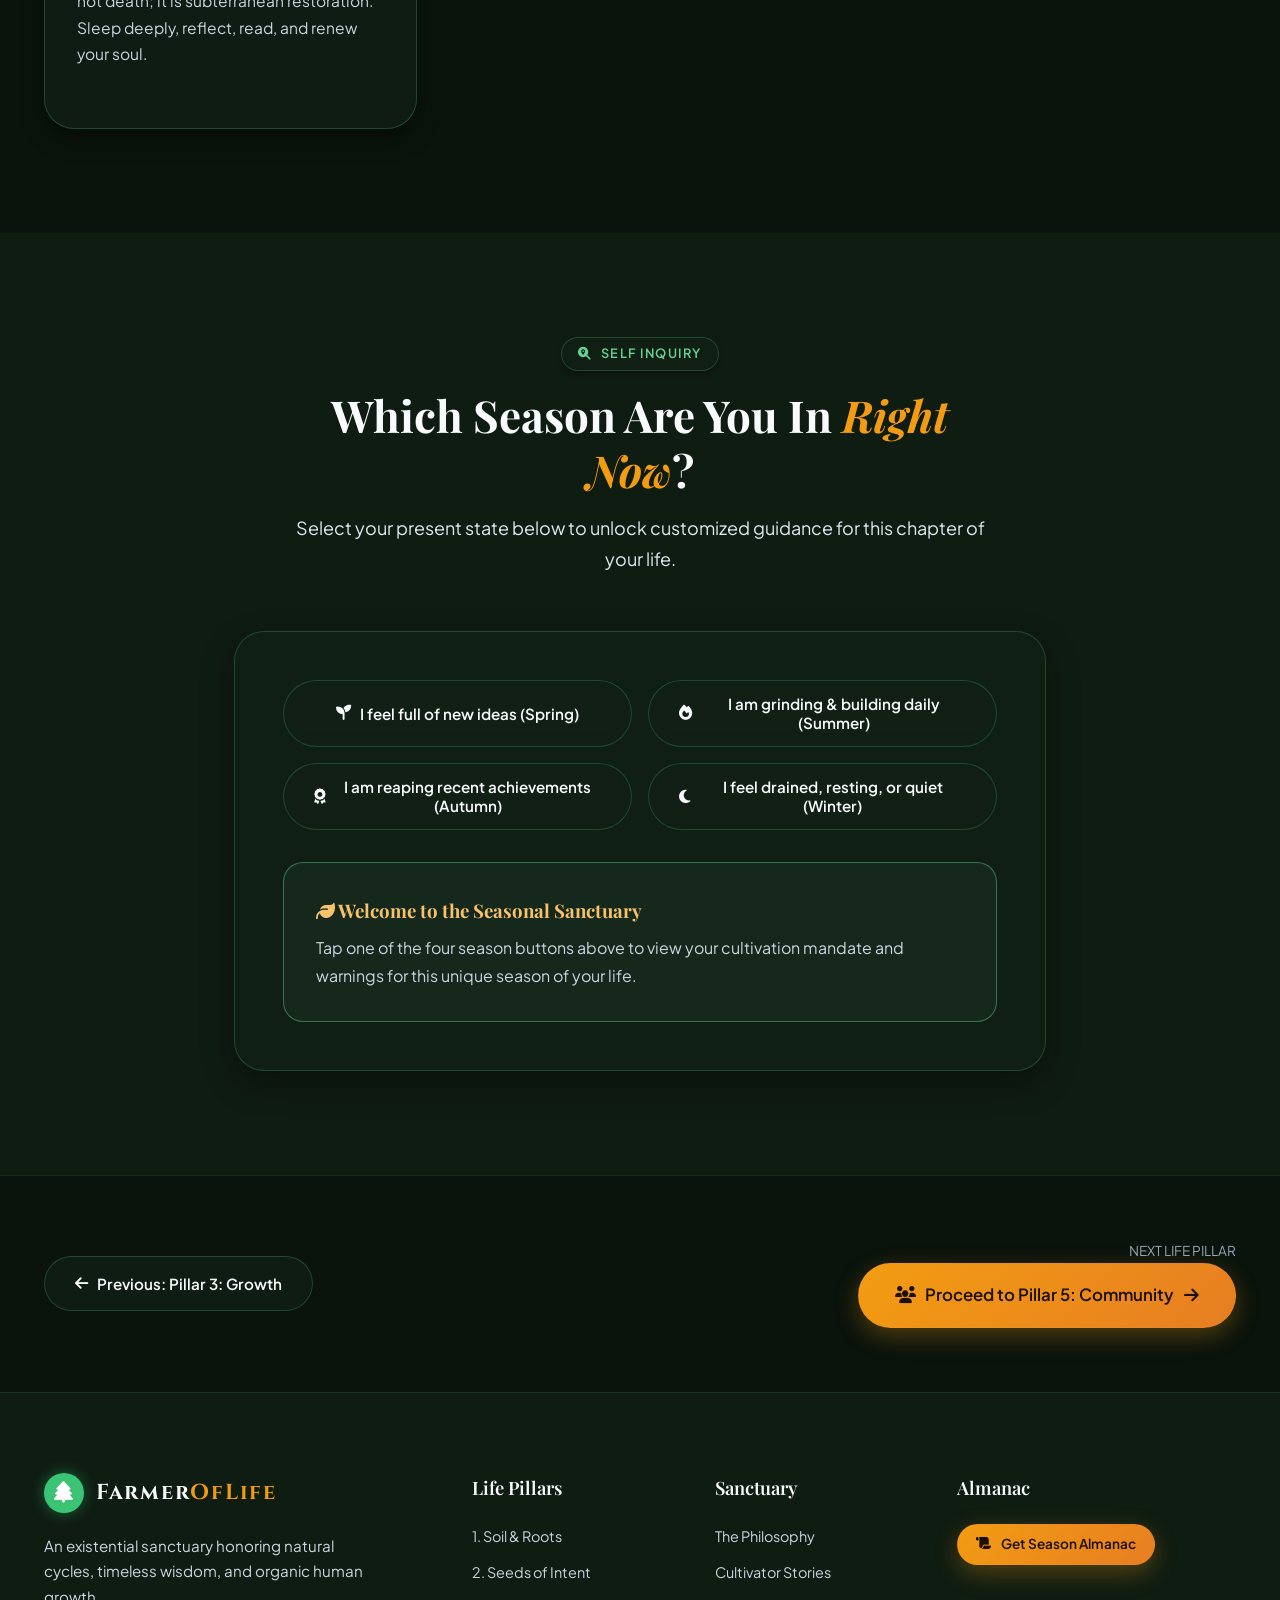
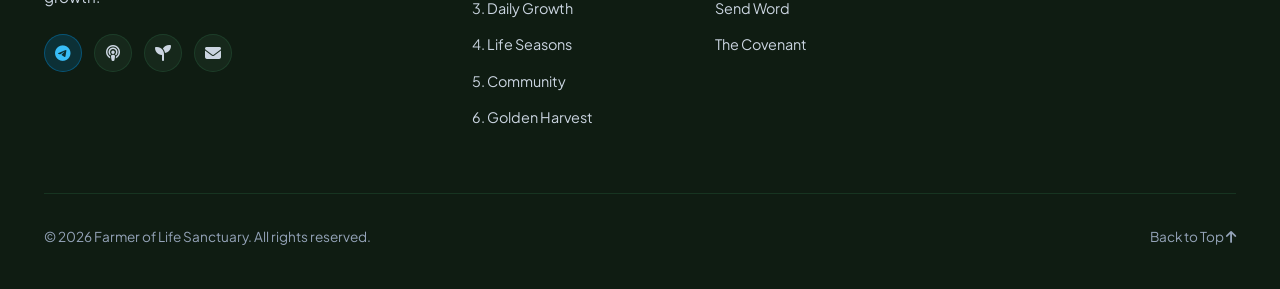
<file: seasons.html>
<!DOCTYPE html>
<html lang="en" data-theme="dark">
<head>
  <meta charset="UTF-8">
  <meta name="viewport" content="width=device-width, initial-scale=1.0">
  <title>Pillar 4: Seasons of Life — Journal & Natural Cycles | Farmer of Life</title>
  <meta name="description" content="Discover the timeless wisdom of life cycles. Honor your personal season—Spring inception, Summer toil, Autumn harvest, or Winter dormancy.">
  
  <link rel="preconnect" href="https://fonts.googleapis.com">
  <link rel="preconnect" href="https://fonts.gstatic.com" crossorigin>
  <link href="https://fonts.googleapis.com/css2?family=Cinzel:wght@500;600;700;800&family=Kantumruy+Pro:wght@400;500;600;700&family=Playfair+Display:ital,wght@0,500;0,600;0,700;1,400;1,600&family=Plus+Jakarta+Sans:wght@300;400;500;600;700&display=swap" rel="stylesheet">
  
  <link rel="stylesheet" href="https://cdnjs.cloudflare.com/ajax/libs/font-awesome/6.4.0/css/all.min.css">
    <!-- Critical Base Styles: Prevents any white flash, ensures instant botanical dark mode -->
  <style>
    :root {
      --bg-primary: #0a130c;
      --bg-secondary: #0f1c12;
      --bg-tertiary: #16281b;
      --bg-card: rgba(18, 33, 22, 0.75);
      --bg-card-hover: rgba(26, 48, 32, 0.88);
      --border-subtle: rgba(72, 187, 120, 0.15);
      --border-medium: rgba(72, 187, 120, 0.28);
      --border-bright: rgba(104, 211, 145, 0.45);
      --accent-primary: #2ecc71;
      --accent-secondary: #48bb78;
      --accent-gold: #f39c12;
      --text-main: #f8fafc;
      --text-muted: #cbd5e1;
      --text-gold: #f6c26b;
      --font-serif: 'Playfair Display', Georgia, serif;
      --font-display: 'Cinzel', serif;
      --font-sans: 'Plus Jakarta Sans', system-ui, -apple-system, BlinkMacSystemFont, 'Segoe UI', Roboto, sans-serif;
    }
    [data-theme="light"] {
      --bg-primary: #f4fbf5;
      --bg-secondary: #eaf6ec;
      --text-main: #0f2415;
      --text-muted: #33533b;
    }
    html, body {
      background-color: var(--bg-primary, #0a130c) !important;
      color: var(--text-main, #f0fdf4) !important;
      font-family: var(--font-sans);
      margin: 0;
      padding: 0;
      min-height: 100vh;
      -webkit-font-smoothing: antialiased;
    }
    a { color: #2ecc71; text-decoration: none; }
    .site-header {
      position: fixed;
      top: 0;
      left: 0;
      width: 100%;
      z-index: 1000;
      background: rgba(10, 19, 12, 0.88);
      backdrop-filter: blur(16px);
      -webkit-backdrop-filter: blur(16px);
      border-bottom: 1px solid var(--border-subtle);
    }
  </style>

  <!-- Stylesheets -->
  <link rel="stylesheet" href="style.css">
  <link rel="stylesheet" href="responsive.css">
  <link rel="stylesheet" href="animate.css">
  <link rel="icon" type="image/svg+xml" href="data:image/svg+xml,%3Csvg xmlns='http://www.w3.org/2000/svg' viewBox='0 0 100 100'%3E%3Ctext y='.9em' font-size='90'%3E%F0%9F%8C%B3%3C/text%3E%3C/svg%3E">
  <script>
    // Universal image error fallback for GitHub Pages & Local
    window.addEventListener('error', function(e) {
      if (e.target && e.target.tagName === 'IMG') {
        var src = e.target.getAttribute('src');
        if (src && !e.target.dataset.hasFallenBack) {
          e.target.dataset.hasFallenBack = 'true';
          e.target.src = src.indexOf('img/') === 0 ? src.replace('img/', '') : ('img/' + src);
        }
      }
    }, true);
  </script>
</head>
<body>

  <!-- Navigation Header -->
  <header class="site-header" id="siteHeader">
    <div class="container nav-container">
      <a href="index.html" class="brand-logo">
        <div class="brand-icon-wrap"><i class="fas fa-tree"></i></div>
        <div class="brand-text">Farmer<span>OfLife</span></div>
      </a>

      <nav class="nav-menu" id="navMenu">
        <a href="index.html" class="nav-link"><i class="fas fa-home"></i> Root Trunk</a>
        <a href="about.html" class="nav-link">The Farmer</a>
        <div class="nav-dropdown">
          <div class="nav-link dropdown-toggle active" role="button">
            <span>Life Pillars</span> <i class="fas fa-chevron-down" style="font-size: 0.75rem;"></i>
          </div>
          <div class="dropdown-menu">
            <a href="soil.html" class="dropdown-item"><i class="fas fa-mountain"></i> 1. Soil & Roots</a>
            <a href="seeds.html" class="dropdown-item"><i class="fas fa-seedling"></i> 2. Seeds & Intent</a>
            <a href="growth.html" class="dropdown-item"><i class="fas fa-leaf"></i> 3. Daily Growth</a>
            <a href="seasons.html" class="dropdown-item active"><i class="fas fa-calendar-alt"></i> 4. Life Seasons</a>
            <a href="community.html" class="dropdown-item"><i class="fas fa-users"></i> 5. Mycorrhizal Tribe</a>
            <a href="harvest.html" class="dropdown-item"><i class="fas fa-apple-alt"></i> 6. Golden Harvest</a>
          </div>
        </div>
        <a href="testimonial.html" class="nav-link">Testimonials</a>
        <a href="contact.html" class="nav-link">Contact</a>
        <a href="call-to-action.html" class="btn-nav-cta"><i class="fas fa-seedling"></i> Begin Cultivation</a>
      </nav>

      <div class="nav-actions">
        <button class="theme-toggle" id="themeToggle" aria-label="Toggle Theme"><i class="fas fa-sun"></i></button>
        <button class="sound-toggle" id="soundToggle" aria-label="Toggle Sound"><i class="fas fa-volume-mute"></i></button>
        <button class="mobile-toggle" id="mobileToggle" aria-label="Open Menu"><i class="fas fa-bars"></i></button>
      </div>
    </div>
  </header>

  <!-- Page Hero Header -->
  <section class="page-hero">
    <img src="seasons.jpg" alt="Four seasons of nature in balance" class="page-hero-bg">
    <div class="container page-hero-content anim-fade-up">
      <div class="breadcrumb">
        <a href="index.html">Home</a> <i class="fas fa-chevron-right" style="font-size: 0.65rem;"></i> <span>Pillar 4: Seasons of Life</span>
      </div>
      <span class="section-badge" style="border-color: #e67e22; color: #e67e22;"><i class="fas fa-wind"></i> Pillar 04 / The Eternal Cycles</span>
      <h1 class="page-hero-title">The Rhythms of Life: <em>Four Seasons</em></h1>
      <p class="page-hero-lead">
        Much of human misery stems from demanding the fruits of autumn while standing in the deep freezes of winter. 
        Learn to diagnose your present season, respect its demands, and move in sacred flow.
      </p>
    </div>
  </section>

  <!-- Section 1: The Four Sacred Seasons -->
  <section class="section">
    <div class="container">
      <div class="section-title-wrap">
        <span class="section-badge"><i class="fas fa-compass"></i> Life Taxonomy</span>
        <h2 class="section-title">The Four <em>Sacred Stations</em></h2>
        <p class="section-subtitle">
          Every project, relationship, and decade moves through four seasonal stations.
        </p>
      </div>

      <div class="pillars-grid" style="grid-template-columns: repeat(auto-fit, minmax(280px, 1fr));">
        
        <!-- Spring -->
        <div class="pillar-card season-phase-card" data-season-name="Spring" style="--card-accent: #2ecc71; cursor: pointer;">
          <div class="pillar-icon-box" style="color: #2ecc71; background: rgba(46, 204, 113, 0.15);"><i class="fas fa-seedling"></i></div>
          <h3 style="margin-top: 1rem;">1. Spring (Awakening)</h3>
          <div class="pillar-role">Inception & Hope</div>
          <p>
            The soil softens under gentle rain. New visions stir in the heart. 
            <strong>Your task:</strong> Protect fragile seedlings from early frosts and cynics. Sow aggressively with wide-eyed courage.
          </p>
        </div>

        <!-- Summer -->
        <div class="pillar-card season-phase-card" data-season-name="Summer" style="--card-accent: #f1c40f; cursor: pointer;">
          <div class="pillar-icon-box" style="color: #f1c40f; background: rgba(241, 196, 15, 0.15);"><i class="fas fa-sun"></i></div>
          <h3 style="margin-top: 1rem;">2. Summer (The Labor)</h3>
          <div class="pillar-role">Defense & Sweat</div>
          <p>
            The heat is intense. Weeds invade overnight and pests threaten the crop. 
            <strong>Your task:</strong> Relentless defense and daily watering. Sweat with joy, knowing the crops depend entirely on your endurance.
          </p>
        </div>

        <!-- Autumn -->
        <div class="pillar-card season-phase-card" data-season-name="Autumn" style="--card-accent: #e67e22; cursor: pointer;">
          <div class="pillar-icon-box" style="color: #e67e22; background: rgba(230, 126, 34, 0.15);"><i class="fas fa-apple-alt"></i></div>
          <h3 style="margin-top: 1rem;">3. Autumn (The Harvest)</h3>
          <div class="pillar-role">Abundance & Gratitude</div>
          <p>
            The golden boughs bend low with sweet fruit. 
            <strong>Your task:</strong> Gather without greed. Feast with your community, express deep thanksgiving, and store seeds for next year's cycle.
          </p>
        </div>

        <!-- Winter -->
        <div class="pillar-card season-phase-card" data-season-name="Winter" style="--card-accent: #3498db; cursor: pointer;">
          <div class="pillar-icon-box" style="color: #3498db; background: rgba(52, 152, 219, 0.15);"><i class="fas fa-snowflake"></i></div>
          <h3 style="margin-top: 1rem;">4. Winter (Dormancy)</h3>
          <div class="pillar-role">Rest, Rooting & Solitude</div>
          <p>
            The branches stand bare against gray skies. 
            <strong>Your task:</strong> Do not panic. Winter is not death; it is subterranean restoration. Sleep deeply, reflect, read, and renew your soul.
          </p>
        </div>

      </div>
    </div>
  </section>

  <!-- Section 2: Interactive Seasonal Diagnostic Matrix -->
  <section class="section" style="background: var(--bg-secondary);">
    <div class="container" style="max-width: 860px;">
      <div class="section-title-wrap">
        <span class="section-badge"><i class="fas fa-search-location"></i> Self Inquiry</span>
        <h2 class="section-title">Which Season Are You In <em>Right Now</em>?</h2>
        <p class="section-subtitle">
          Select your present state below to unlock customized guidance for this chapter of your life.
        </p>
      </div>

      <div style="background: var(--bg-card); border: 1px solid var(--border-medium); border-radius: var(--radius-xl); padding: 3rem; box-shadow: var(--shadow-card);">
        <div style="display: grid; grid-template-columns: repeat(2, 1fr); gap: 1rem; margin-bottom: 2rem;">
          <button type="button" class="btn btn-outline" onclick="showSeasonDetail('spring')"><i class="fas fa-seedling"></i> I feel full of new ideas (Spring)</button>
          <button type="button" class="btn btn-outline" onclick="showSeasonDetail('summer')"><i class="fas fa-fire"></i> I am grinding & building daily (Summer)</button>
          <button type="button" class="btn btn-outline" onclick="showSeasonDetail('autumn')"><i class="fas fa-award"></i> I am reaping recent achievements (Autumn)</button>
          <button type="button" class="btn btn-outline" onclick="showSeasonDetail('winter')"><i class="fas fa-moon"></i> I feel drained, resting, or quiet (Winter)</button>
        </div>

        <div id="seasonInsightBox" style="background: var(--bg-tertiary); border: 1px solid var(--border-bright); border-radius: var(--radius-lg); padding: 2rem;">
          <h3 id="seasonInsightTitle" style="font-family: var(--font-serif); color: var(--text-gold); margin-bottom: 0.5rem;"><i class="fas fa-leaf"></i> Welcome to the Seasonal Sanctuary</h3>
          <p id="seasonInsightText" style="color: var(--text-muted); line-height: 1.7;">
            Tap one of the four season buttons above to view your cultivation mandate and warnings for this unique season of your life.
          </p>
        </div>
      </div>
    </div>
  </section>

  <!-- Next Step Navigation -->
  <section class="section" style="padding: 4rem 0; border-top: 1px solid var(--border-subtle);">
    <div class="container" style="display: flex; justify-content: space-between; align-items: center; flex-wrap: wrap; gap: 1.5rem;">
      <a href="growth.html" class="btn btn-outline"><i class="fas fa-arrow-left"></i> Previous: Pillar 3: Growth</a>
      <div style="text-align: right;">
        <div style="font-size: 0.85rem; color: var(--text-dim); text-transform: uppercase;">Next Life Pillar</div>
        <a href="community.html" class="btn btn-gold btn-lg"><i class="fas fa-users"></i> Proceed to Pillar 5: Community <i class="fas fa-arrow-right"></i></a>
      </div>
    </div>
  </section>

  <!-- Footer -->
  <footer class="site-footer">
    <div class="container">
      <div class="footer-grid">
        <div class="footer-brand">
          <a href="index.html" class="brand-logo">
            <div class="brand-icon-wrap"><i class="fas fa-tree"></i></div>
            <div class="brand-text">Farmer<span>OfLife</span></div>
          </a>
          <p>An existential sanctuary honoring natural cycles, timeless wisdom, and organic human growth.</p>
          <div class="social-links" style="display: flex; gap: 0.75rem; margin-top: 1rem;">
            <a href="https://t.me/kimbunthonICT" target="_blank" rel="noopener noreferrer" class="social-link" title="Telegram (@kimbunthonICT)" aria-label="Telegram" style="background: rgba(2, 132, 199, 0.2); color: #38bdf8; border-color: rgba(2, 132, 199, 0.45);"><i class="fab fa-telegram-plane"></i></a>
            <a href="#" class="social-link" title="Forest Podcast" aria-label="Podcast"><i class="fas fa-podcast"></i></a>
            <a href="#" class="social-link" title="Community Forum" aria-label="Community"><i class="fas fa-seedling"></i></a>
            <a href="contact.html" class="social-link" title="Contact Us" aria-label="Email"><i class="fas fa-envelope"></i></a>
          </div>
        </div>
        <div class="footer-col">
          <h4>Life Pillars</h4>
          <div class="footer-links">
            <a href="soil.html">1. Soil & Roots</a>
            <a href="seeds.html">2. Seeds of Intent</a>
            <a href="growth.html">3. Daily Growth</a>
            <a href="seasons.html" class="active">4. Life Seasons</a>
            <a href="community.html">5. Community</a>
            <a href="harvest.html">6. Golden Harvest</a>
          </div>
        </div>
        <div class="footer-col">
          <h4>Sanctuary</h4>
          <div class="footer-links">
            <a href="about.html">The Philosophy</a>
            <a href="testimonial.html">Cultivator Stories</a>
            <a href="contact.html">Send Word</a>
            <a href="call-to-action.html">The Covenant</a>
          </div>
        </div>
        <div class="footer-col">
          <h4>Almanac</h4>
          <a href="call-to-action.html" class="btn btn-gold btn-sm"><i class="fas fa-scroll"></i> Get Season Almanac</a>
        </div>
      </div>
      <div class="footer-bottom">
        <div>&copy; 2026 Farmer of Life Sanctuary. All rights reserved.</div>
        <a href="#siteHeader">Back to Top <i class="fas fa-arrow-up"></i></a>
      </div>
    </div>
  </footer>

  <script src="main.js"></script>
  <script>
    const seasonData = {
      spring: {
        title: '🌱 Your Season: Spring (The Awakening)',
        desc: 'You are in a sacred germination phase. Do not demand immediate results or harvest right now. Your sole mission is protecting your fragile new intentions, sowing seed into clean soil, and saying no to anything that tramples your young shoots. Guard your morning hours ferociously.'
      },
      summer: {
        title: '☀️ Your Season: Summer (The Great Labor)',
        desc: 'You are in high-heat building mode. The seeds have sprouted, but weeds and bugs threaten everything. Your mission is unflagging daily discipline, consistent hydration, and protecting your focus from shiny new distractions. Finish what you have planted before starting another plot.'
      },
      autumn: {
        title: '🍎 Your Season: Autumn (The Golden Harvest)',
        desc: 'Your labor has produced ripeness. Stop sprinting for a moment! Celebrate your milestones, invite your friends to share in the sweetness, catalog your lessons, and ensure you do not let the harvest rot on the vine through chronic dissatisfaction.'
      },
      winter: {
        title: '❄️ Your Season: Winter (The Sacred Dormancy)',
        desc: 'You are in deep renewal. Modern society will call this "unproductive," but a tree that does not drop its leaves in winter will break under the weight of the snow. Surrender to rest, read deep books, sleep extra hours, and trust that your roots are drinking deep groundwater.'
      }
    };

    function showSeasonDetail(seasonKey) {
      const data = seasonData[seasonKey];
      if (!data) return;
      document.getElementById('seasonInsightTitle').innerHTML = data.title;
      document.getElementById('seasonInsightText').innerHTML = data.desc;
      window.showToast(`Season guidance loaded for ${seasonKey.toUpperCase()}`, '🍂');
      if (window.soundEngine) window.soundEngine.playNodeChime();
    }
  </script>
  <!-- Floating Sanctuary Audio & Canopy HUD -->
  <div class="sanctuary-hud" id="sanctuaryHUD" role="region" aria-label="Sanctuary Ambience Controls">
    <button class="hud-sound-btn" id="hudSoundBtn" title="Toggle Forest Wind Ambience">
      <div class="hud-equalizer" aria-hidden="true">
        <span></span><span></span><span></span><span></span>
      </div>
      <span class="hud-sound-text">Forest Sound</span>
    </button>
    <button class="hud-scroll-top" id="hudScrollTop" title="Return to Canopy" aria-label="Return to Canopy">
      <i class="fas fa-arrow-up"></i>
    </button>
  </div>
</body>
</html>
</file>
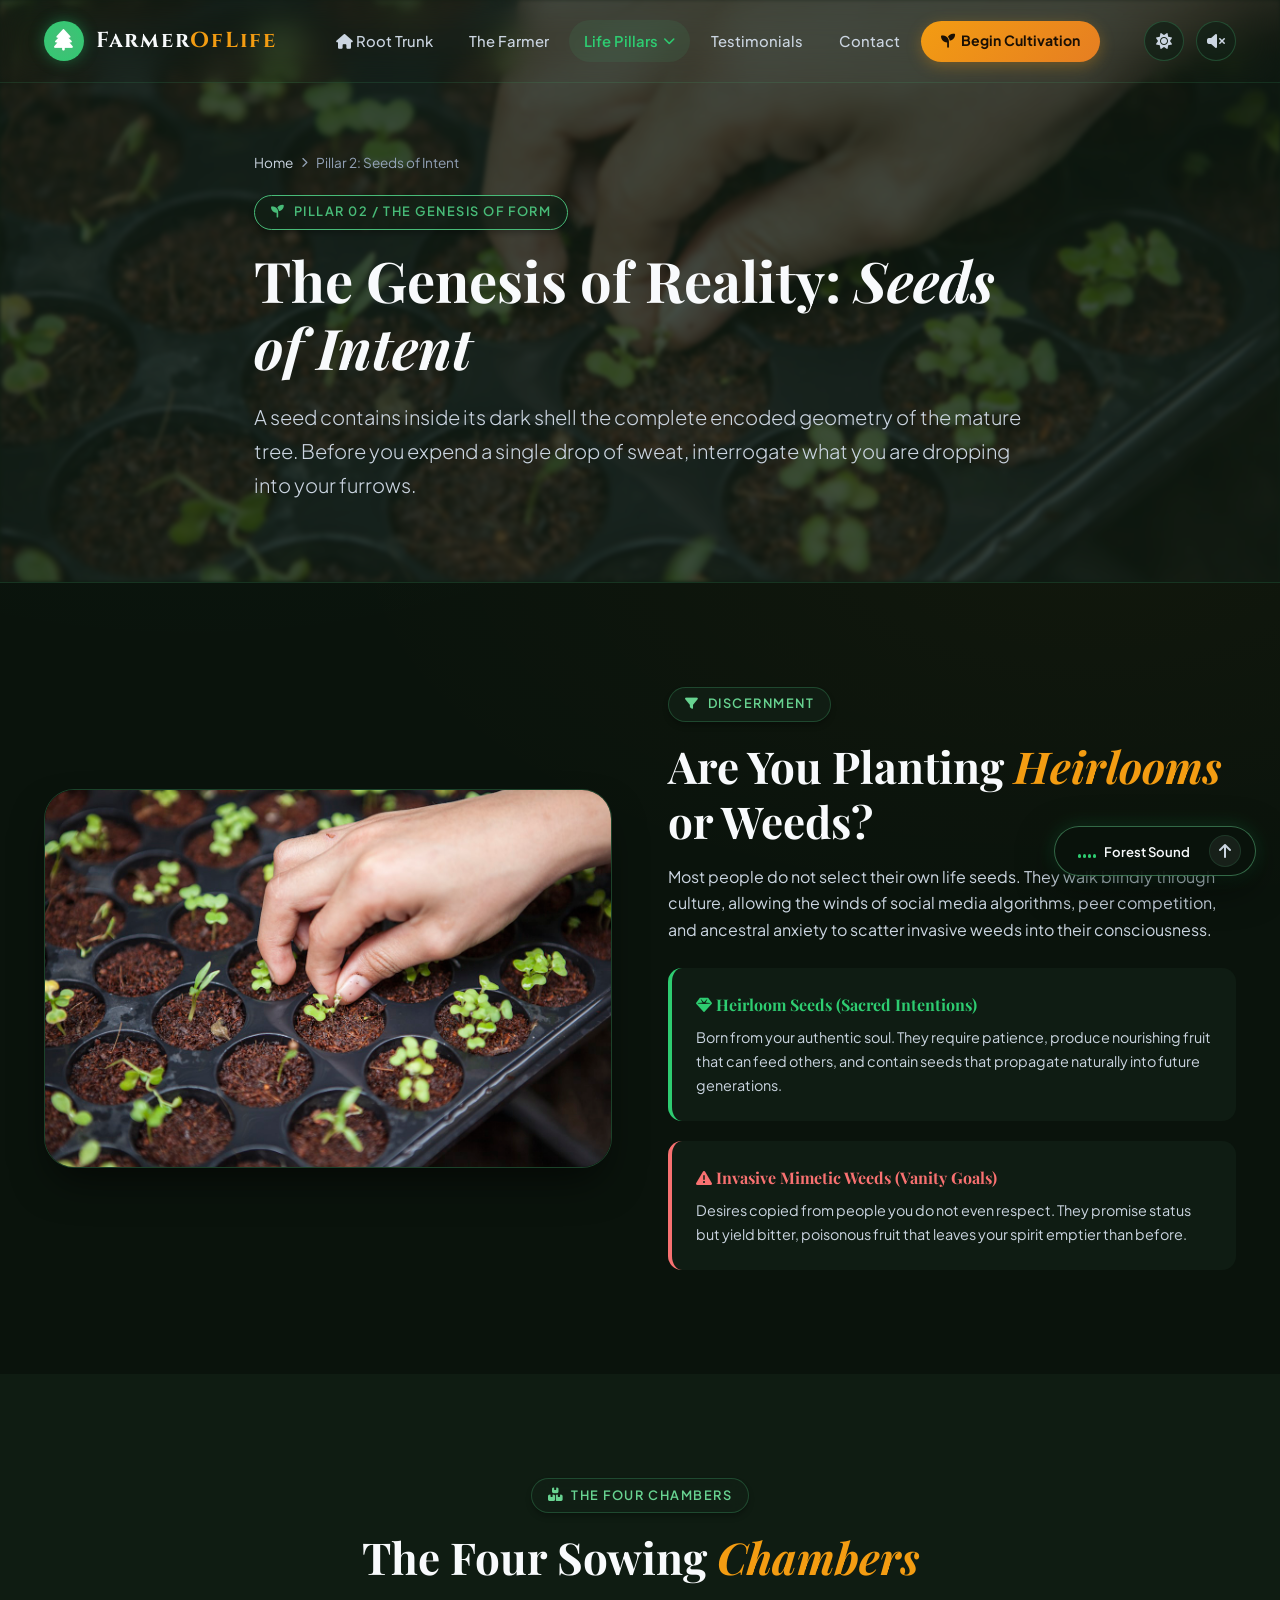
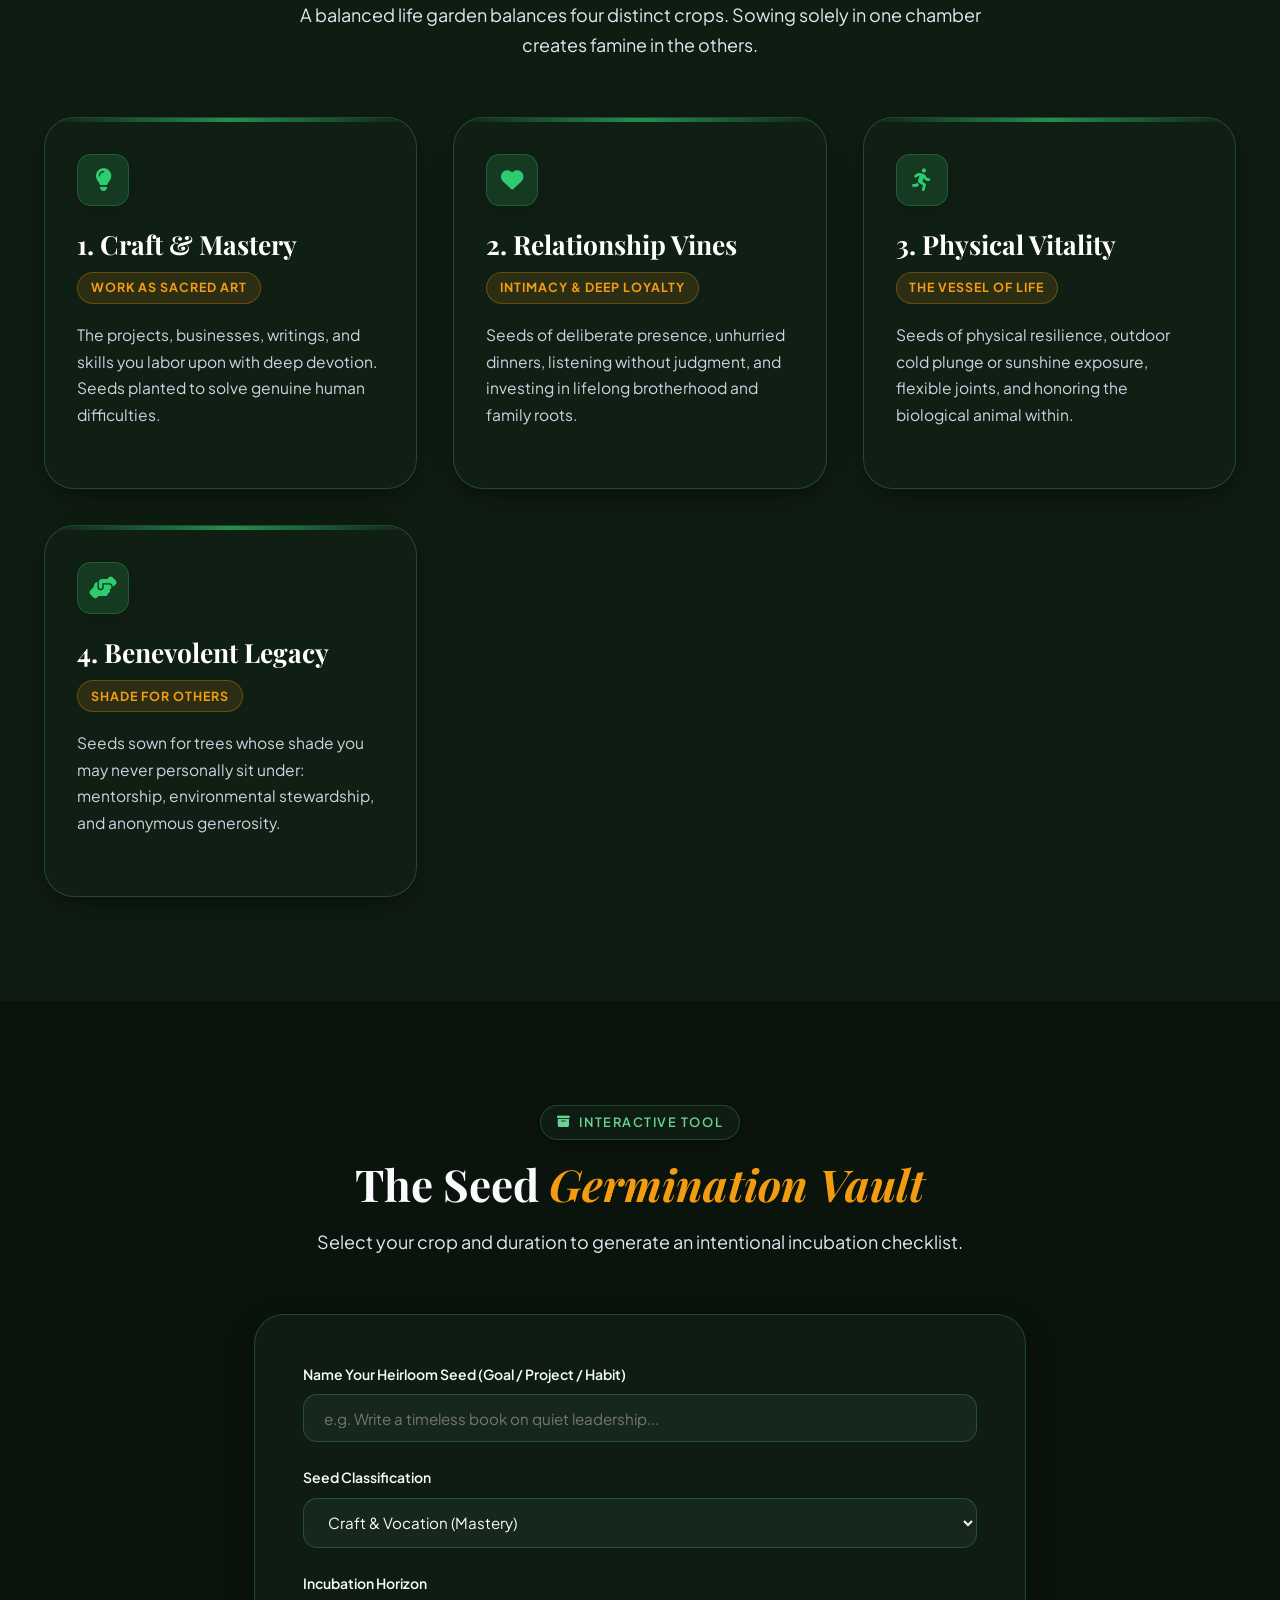
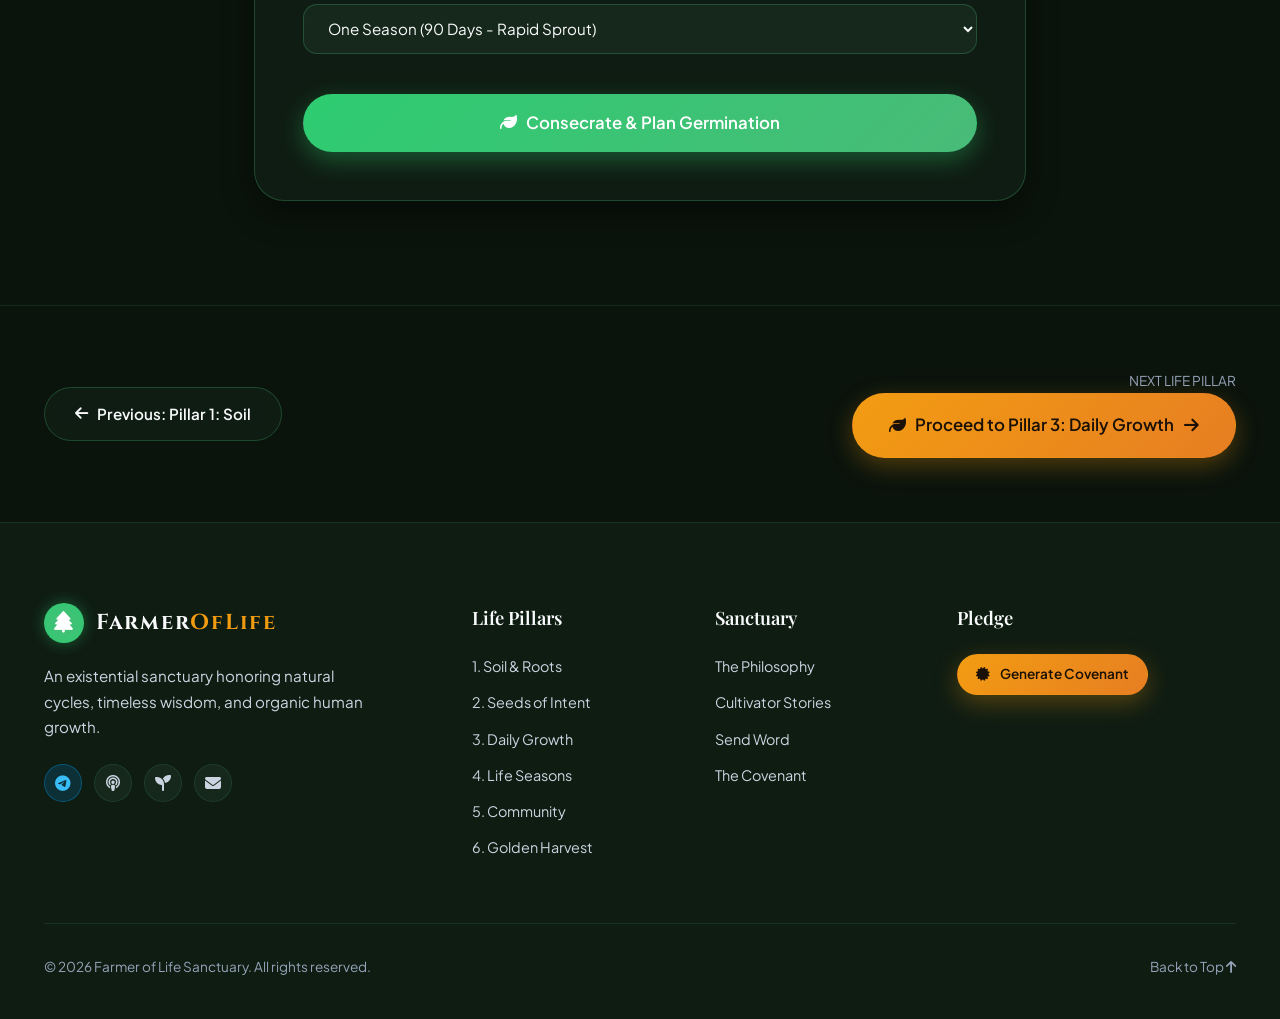
<file: seeds.html>
<!DOCTYPE html>
<html lang="en" data-theme="dark">
<head>
  <meta charset="UTF-8">
  <meta name="viewport" content="width=device-width, initial-scale=1.0">
  <title>Pillar 2: Seeds of Intent — Ideas, Goals & Visions | Farmer of Life</title>
  <meta name="description" content="Choose your seeds with sacred discernment. Discover heirloom intentions, reject invasive social comparison weeds, and design a life that bears true nourishment.">
  
  <link rel="preconnect" href="https://fonts.googleapis.com">
  <link rel="preconnect" href="https://fonts.gstatic.com" crossorigin>
  <link href="https://fonts.googleapis.com/css2?family=Cinzel:wght@500;600;700;800&family=Kantumruy+Pro:wght@400;500;600;700&family=Playfair+Display:ital,wght@0,500;0,600;0,700;1,400;1,600&family=Plus+Jakarta+Sans:wght@300;400;500;600;700&display=swap" rel="stylesheet">
  
  <link rel="stylesheet" href="https://cdnjs.cloudflare.com/ajax/libs/font-awesome/6.4.0/css/all.min.css">
    <!-- Critical Base Styles: Prevents any white flash, ensures instant botanical dark mode -->
  <style>
    :root {
      --bg-primary: #0a130c;
      --bg-secondary: #0f1c12;
      --bg-tertiary: #16281b;
      --bg-card: rgba(18, 33, 22, 0.75);
      --bg-card-hover: rgba(26, 48, 32, 0.88);
      --border-subtle: rgba(72, 187, 120, 0.15);
      --border-medium: rgba(72, 187, 120, 0.28);
      --border-bright: rgba(104, 211, 145, 0.45);
      --accent-primary: #2ecc71;
      --accent-secondary: #48bb78;
      --accent-gold: #f39c12;
      --text-main: #f8fafc;
      --text-muted: #cbd5e1;
      --text-gold: #f6c26b;
      --font-serif: 'Playfair Display', Georgia, serif;
      --font-display: 'Cinzel', serif;
      --font-sans: 'Plus Jakarta Sans', system-ui, -apple-system, BlinkMacSystemFont, 'Segoe UI', Roboto, sans-serif;
    }
    [data-theme="light"] {
      --bg-primary: #f4fbf5;
      --bg-secondary: #eaf6ec;
      --text-main: #0f2415;
      --text-muted: #33533b;
    }
    html, body {
      background-color: var(--bg-primary, #0a130c) !important;
      color: var(--text-main, #f0fdf4) !important;
      font-family: var(--font-sans);
      margin: 0;
      padding: 0;
      min-height: 100vh;
      -webkit-font-smoothing: antialiased;
    }
    a { color: #2ecc71; text-decoration: none; }
    .site-header {
      position: fixed;
      top: 0;
      left: 0;
      width: 100%;
      z-index: 1000;
      background: rgba(10, 19, 12, 0.88);
      backdrop-filter: blur(16px);
      -webkit-backdrop-filter: blur(16px);
      border-bottom: 1px solid var(--border-subtle);
    }
  </style>

  <!-- Stylesheets -->
  <link rel="stylesheet" href="style.css">
  <link rel="stylesheet" href="responsive.css">
  <link rel="stylesheet" href="animate.css">
  <link rel="icon" type="image/svg+xml" href="data:image/svg+xml,%3Csvg xmlns='http://www.w3.org/2000/svg' viewBox='0 0 100 100'%3E%3Ctext y='.9em' font-size='90'%3E%F0%9F%8C%B3%3C/text%3E%3C/svg%3E">
  <script>
    // Universal image error fallback for GitHub Pages & Local
    window.addEventListener('error', function(e) {
      if (e.target && e.target.tagName === 'IMG') {
        var src = e.target.getAttribute('src');
        if (src && !e.target.dataset.hasFallenBack) {
          e.target.dataset.hasFallenBack = 'true';
          e.target.src = src.indexOf('img/') === 0 ? src.replace('img/', '') : ('img/' + src);
        }
      }
    }, true);
  </script>
</head>
<body>

  <!-- Navigation Header -->
  <header class="site-header" id="siteHeader">
    <div class="container nav-container">
      <a href="index.html" class="brand-logo">
        <div class="brand-icon-wrap"><i class="fas fa-tree"></i></div>
        <div class="brand-text">Farmer<span>OfLife</span></div>
      </a>

      <nav class="nav-menu" id="navMenu">
        <a href="index.html" class="nav-link"><i class="fas fa-home"></i> Root Trunk</a>
        <a href="about.html" class="nav-link">The Farmer</a>
        <div class="nav-dropdown">
          <div class="nav-link dropdown-toggle active" role="button">
            <span>Life Pillars</span> <i class="fas fa-chevron-down" style="font-size: 0.75rem;"></i>
          </div>
          <div class="dropdown-menu">
            <a href="soil.html" class="dropdown-item"><i class="fas fa-mountain"></i> 1. Soil & Roots</a>
            <a href="seeds.html" class="dropdown-item active"><i class="fas fa-seedling"></i> 2. Seeds & Intent</a>
            <a href="growth.html" class="dropdown-item"><i class="fas fa-leaf"></i> 3. Daily Growth</a>
            <a href="seasons.html" class="dropdown-item"><i class="fas fa-calendar-alt"></i> 4. Life Seasons</a>
            <a href="community.html" class="dropdown-item"><i class="fas fa-users"></i> 5. Mycorrhizal Tribe</a>
            <a href="harvest.html" class="dropdown-item"><i class="fas fa-apple-alt"></i> 6. Golden Harvest</a>
          </div>
        </div>
        <a href="testimonial.html" class="nav-link">Testimonials</a>
        <a href="contact.html" class="nav-link">Contact</a>
        <a href="call-to-action.html" class="btn-nav-cta"><i class="fas fa-seedling"></i> Begin Cultivation</a>
      </nav>

      <div class="nav-actions">
        <button class="theme-toggle" id="themeToggle" aria-label="Toggle Theme"><i class="fas fa-sun"></i></button>
        <button class="sound-toggle" id="soundToggle" aria-label="Toggle Sound"><i class="fas fa-volume-mute"></i></button>
        <button class="mobile-toggle" id="mobileToggle" aria-label="Open Menu"><i class="fas fa-bars"></i></button>
      </div>
    </div>
  </header>

  <!-- Page Hero Header -->
  <section class="page-hero">
    <img src="seeds.jpg" alt="Glowing seeds in hands" class="page-hero-bg">
    <div class="container page-hero-content anim-fade-up">
      <div class="breadcrumb">
        <a href="index.html">Home</a> <i class="fas fa-chevron-right" style="font-size: 0.65rem;"></i> <span>Pillar 2: Seeds of Intent</span>
      </div>
      <span class="section-badge" style="border-color: #48bb78; color: #48bb78;"><i class="fas fa-seedling"></i> Pillar 02 / The Genesis of Form</span>
      <h1 class="page-hero-title">The Genesis of Reality: <em>Seeds of Intent</em></h1>
      <p class="page-hero-lead">
        A seed contains inside its dark shell the complete encoded geometry of the mature tree. 
        Before you expend a single drop of sweat, interrogate what you are dropping into your furrows.
      </p>
    </div>
  </section>

  <!-- Section 1: Heirloom vs. Invasive Weeds -->
  <section class="section">
    <div class="container">
      <div class="content-grid-2col">
        <div class="media-rounded-card anim-fade-in">
          <img src="seeds.jpg" alt="Seeds being selected carefully">
        </div>
        <div class="anim-fade-up">
          <span class="section-badge"><i class="fas fa-filter"></i> Discernment</span>
          <h2 class="section-title">Are You Planting <em>Heirlooms</em> or Weeds?</h2>
          <p style="color: var(--text-muted); margin-bottom: 1.25rem;">
            Most people do not select their own life seeds. They walk blindly through culture, allowing the winds of 
            social media algorithms, peer competition, and ancestral anxiety to scatter invasive weeds into their consciousness.
          </p>
          
          <div class="pillars-grid" style="grid-template-columns: 1fr; gap: 1.25rem; margin-top: 1.5rem;">
            <div style="background: var(--bg-card); padding: 1.5rem; border-radius: var(--radius-md); border-left: 4px solid var(--accent-primary);">
              <h4 style="font-family: var(--font-serif); color: var(--accent-primary); margin-bottom: 0.35rem;"><i class="fas fa-gem"></i> Heirloom Seeds (Sacred Intentions)</h4>
              <p style="font-size: 0.9rem; color: var(--text-muted);">
                Born from your authentic soul. They require patience, produce nourishing fruit that can feed others, and contain seeds that propagate naturally into future generations.
              </p>
            </div>

            <div style="background: var(--bg-card); padding: 1.5rem; border-radius: var(--radius-md); border-left: 4px solid #f87171;">
              <h4 style="font-family: var(--font-serif); color: #f87171; margin-bottom: 0.35rem;"><i class="fas fa-exclamation-triangle"></i> Invasive Mimetic Weeds (Vanity Goals)</h4>
              <p style="font-size: 0.9rem; color: var(--text-muted);">
                Desires copied from people you do not even respect. They promise status but yield bitter, poisonous fruit that leaves your spirit emptier than before.
              </p>
            </div>
          </div>
        </div>
      </div>
    </div>
  </section>

  <!-- Section 2: The Four Seed Chambers -->
  <section class="section" style="background: var(--bg-secondary);">
    <div class="container">
      <div class="section-title-wrap">
        <span class="section-badge"><i class="fas fa-boxes"></i> The Four Chambers</span>
        <h2 class="section-title">The Four Sowing <em>Chambers</em></h2>
        <p class="section-subtitle">
          A balanced life garden balances four distinct crops. Sowing solely in one chamber creates famine in the others.
        </p>
      </div>

      <div class="pillars-grid">
        <div class="pillar-card">
          <div class="pillar-icon-box"><i class="fas fa-lightbulb"></i></div>
          <h3 style="margin-top: 1rem;">1. Craft & Mastery</h3>
          <div class="pillar-role">Work as Sacred Art</div>
          <p>The projects, businesses, writings, and skills you labor upon with deep devotion. Seeds planted to solve genuine human difficulties.</p>
        </div>

        <div class="pillar-card">
          <div class="pillar-icon-box"><i class="fas fa-heart"></i></div>
          <h3 style="margin-top: 1rem;">2. Relationship Vines</h3>
          <div class="pillar-role">Intimacy & Deep Loyalty</div>
          <p>Seeds of deliberate presence, unhurried dinners, listening without judgment, and investing in lifelong brotherhood and family roots.</p>
        </div>

        <div class="pillar-card">
          <div class="pillar-icon-box"><i class="fas fa-running"></i></div>
          <h3 style="margin-top: 1rem;">3. Physical Vitality</h3>
          <div class="pillar-role">The Vessel of Life</div>
          <p>Seeds of physical resilience, outdoor cold plunge or sunshine exposure, flexible joints, and honoring the biological animal within.</p>
        </div>

        <div class="pillar-card">
          <div class="pillar-icon-box"><i class="fas fa-hands-helping"></i></div>
          <h3 style="margin-top: 1rem;">4. Benevolent Legacy</h3>
          <div class="pillar-role">Shade for Others</div>
          <p>Seeds sown for trees whose shade you may never personally sit under: mentorship, environmental stewardship, and anonymous generosity.</p>
        </div>
      </div>
    </div>
  </section>

  <!-- Section 3: Interactive Seed Germination Vault -->
  <section class="section">
    <div class="container" style="max-width: 820px;">
      <div class="section-title-wrap">
        <span class="section-badge"><i class="fas fa-archive"></i> Interactive Tool</span>
        <h2 class="section-title">The Seed <em>Germination Vault</em></h2>
        <p class="section-subtitle">
          Select your crop and duration to generate an intentional incubation checklist.
        </p>
      </div>

      <div style="background: var(--bg-card); border: 1px solid var(--border-medium); border-radius: var(--radius-xl); padding: 3rem; box-shadow: var(--shadow-card);">
        <div class="form-group">
          <label class="form-label">Name Your Heirloom Seed (Goal / Project / Habit)</label>
          <input type="text" id="seedInput" class="form-control" placeholder="e.g. Write a timeless book on quiet leadership...">
        </div>

        <div class="form-group">
          <label class="form-label">Seed Classification</label>
          <select id="seedCategory" class="form-control">
            <option value="craft">Craft & Vocation (Mastery)</option>
            <option value="relationship">Relationship & Intimacy</option>
            <option value="vitality">Vitality & Physical Energy</option>
            <option value="legacy">Legacy & Sacred Contribution</option>
          </select>
        </div>

        <div class="form-group">
          <label class="form-label">Incubation Horizon</label>
          <select id="seedHorizon" class="form-control">
            <option value="season">One Season (90 Days - Rapid Sprout)</option>
            <option value="year">One Solar Year (Deep Flowering)</option>
            <option value="decade">One Decade (Generational Oak)</option>
          </select>
        </div>

        <button type="button" class="btn btn-primary btn-lg" style="width: 100%; margin-top: 1rem;" id="btnGenerateSeedPlan">
          <i class="fas fa-leaf"></i> Consecrate & Plan Germination
        </button>

        <div id="seedPlanResult" style="display: none; margin-top: 2rem;"></div>
      </div>
    </div>
  </section>

  <!-- Next Step Navigation -->
  <section class="section" style="padding: 4rem 0; border-top: 1px solid var(--border-subtle);">
    <div class="container" style="display: flex; justify-content: space-between; align-items: center; flex-wrap: wrap; gap: 1.5rem;">
      <a href="soil.html" class="btn btn-outline"><i class="fas fa-arrow-left"></i> Previous: Pillar 1: Soil</a>
      <div style="text-align: right;">
        <div style="font-size: 0.85rem; color: var(--text-dim); text-transform: uppercase;">Next Life Pillar</div>
        <a href="growth.html" class="btn btn-gold btn-lg"><i class="fas fa-leaf"></i> Proceed to Pillar 3: Daily Growth <i class="fas fa-arrow-right"></i></a>
      </div>
    </div>
  </section>

  <!-- Footer -->
  <footer class="site-footer">
    <div class="container">
      <div class="footer-grid">
        <div class="footer-brand">
          <a href="index.html" class="brand-logo">
            <div class="brand-icon-wrap"><i class="fas fa-tree"></i></div>
            <div class="brand-text">Farmer<span>OfLife</span></div>
          </a>
          <p>An existential sanctuary honoring natural cycles, timeless wisdom, and organic human growth.</p>
          <div class="social-links" style="display: flex; gap: 0.75rem; margin-top: 1rem;">
            <a href="https://t.me/kimbunthonICT" target="_blank" rel="noopener noreferrer" class="social-link" title="Telegram (@kimbunthonICT)" aria-label="Telegram" style="background: rgba(2, 132, 199, 0.2); color: #38bdf8; border-color: rgba(2, 132, 199, 0.45);"><i class="fab fa-telegram-plane"></i></a>
            <a href="#" class="social-link" title="Forest Podcast" aria-label="Podcast"><i class="fas fa-podcast"></i></a>
            <a href="#" class="social-link" title="Community Forum" aria-label="Community"><i class="fas fa-seedling"></i></a>
            <a href="contact.html" class="social-link" title="Contact Us" aria-label="Email"><i class="fas fa-envelope"></i></a>
          </div>
        </div>
        <div class="footer-col">
          <h4>Life Pillars</h4>
          <div class="footer-links">
            <a href="soil.html">1. Soil & Roots</a>
            <a href="seeds.html" class="active">2. Seeds of Intent</a>
            <a href="growth.html">3. Daily Growth</a>
            <a href="seasons.html">4. Life Seasons</a>
            <a href="community.html">5. Community</a>
            <a href="harvest.html">6. Golden Harvest</a>
          </div>
        </div>
        <div class="footer-col">
          <h4>Sanctuary</h4>
          <div class="footer-links">
            <a href="about.html">The Philosophy</a>
            <a href="testimonial.html">Cultivator Stories</a>
            <a href="contact.html">Send Word</a>
            <a href="call-to-action.html">The Covenant</a>
          </div>
        </div>
        <div class="footer-col">
          <h4>Pledge</h4>
          <a href="call-to-action.html" class="btn btn-gold btn-sm"><i class="fas fa-certificate"></i> Generate Covenant</a>
        </div>
      </div>
      <div class="footer-bottom">
        <div>&copy; 2026 Farmer of Life Sanctuary. All rights reserved.</div>
        <a href="#siteHeader">Back to Top <i class="fas fa-arrow-up"></i></a>
      </div>
    </div>
  </footer>

  <script src="main.js"></script>
  <script>
    document.getElementById('btnGenerateSeedPlan').addEventListener('click', function() {
      const name = document.getElementById('seedInput').value.trim() || 'My Heirloom Ambition';
      const cat = document.getElementById('seedCategory').value;
      const res = document.getElementById('seedPlanResult');
      res.style.display = 'block';
      res.innerHTML = `
        <div style="background: var(--bg-tertiary); border: 2px dashed var(--accent-primary); border-radius: var(--radius-lg); padding: 2rem;">
          <h3 style="font-family: var(--font-serif); color: var(--text-gold); margin-bottom: 0.5rem;"><i class="fas fa-check-double"></i> Germination Protocol for: "${escapeHTML(name)}"</h3>
          <p style="color: var(--text-muted); font-size: 0.925rem; margin-bottom: 1.25rem;">Your seed has been recorded in the subterranean archives. Follow the 3 Laws of Germination:</p>
          <ul class="feature-list" style="margin-bottom: 1.5rem;">
            <li><i class="fas fa-shield-alt"></i> <span><strong>Cover from early scrutiny:</strong> Do not announce this goal publicly to chase cheap dopamine. Let it germinate in quiet fertile solitude.</span></li>
            <li><i class="fas fa-tint"></i> <span><strong>Water with small daily ritual:</strong> Commit 20 unhurried minutes every single morning before checking outside messages.</span></li>
            <li><i class="fas fa-scissors"></i> <span><strong>Clear competing weeds:</strong> Cut out one non-essential habit that drains the energy this seed needs.</span></li>
          </ul>
          <a href="growth.html" class="btn btn-primary btn-sm"><i class="fas fa-arrow-right"></i> Advance to Pillar 3: Daily Growth & Watering</a>
        </div>
      `;
      window.showToast(`Seed "${name}" consecrated for germination!`, '🌱');
      if (window.soundEngine) window.soundEngine.playNodeChime();
    });
  </script>
  <!-- Floating Sanctuary Audio & Canopy HUD -->
  <div class="sanctuary-hud" id="sanctuaryHUD" role="region" aria-label="Sanctuary Ambience Controls">
    <button class="hud-sound-btn" id="hudSoundBtn" title="Toggle Forest Wind Ambience">
      <div class="hud-equalizer" aria-hidden="true">
        <span></span><span></span><span></span><span></span>
      </div>
      <span class="hud-sound-text">Forest Sound</span>
    </button>
    <button class="hud-scroll-top" id="hudScrollTop" title="Return to Canopy" aria-label="Return to Canopy">
      <i class="fas fa-arrow-up"></i>
    </button>
  </div>
</body>
</html>
</file>
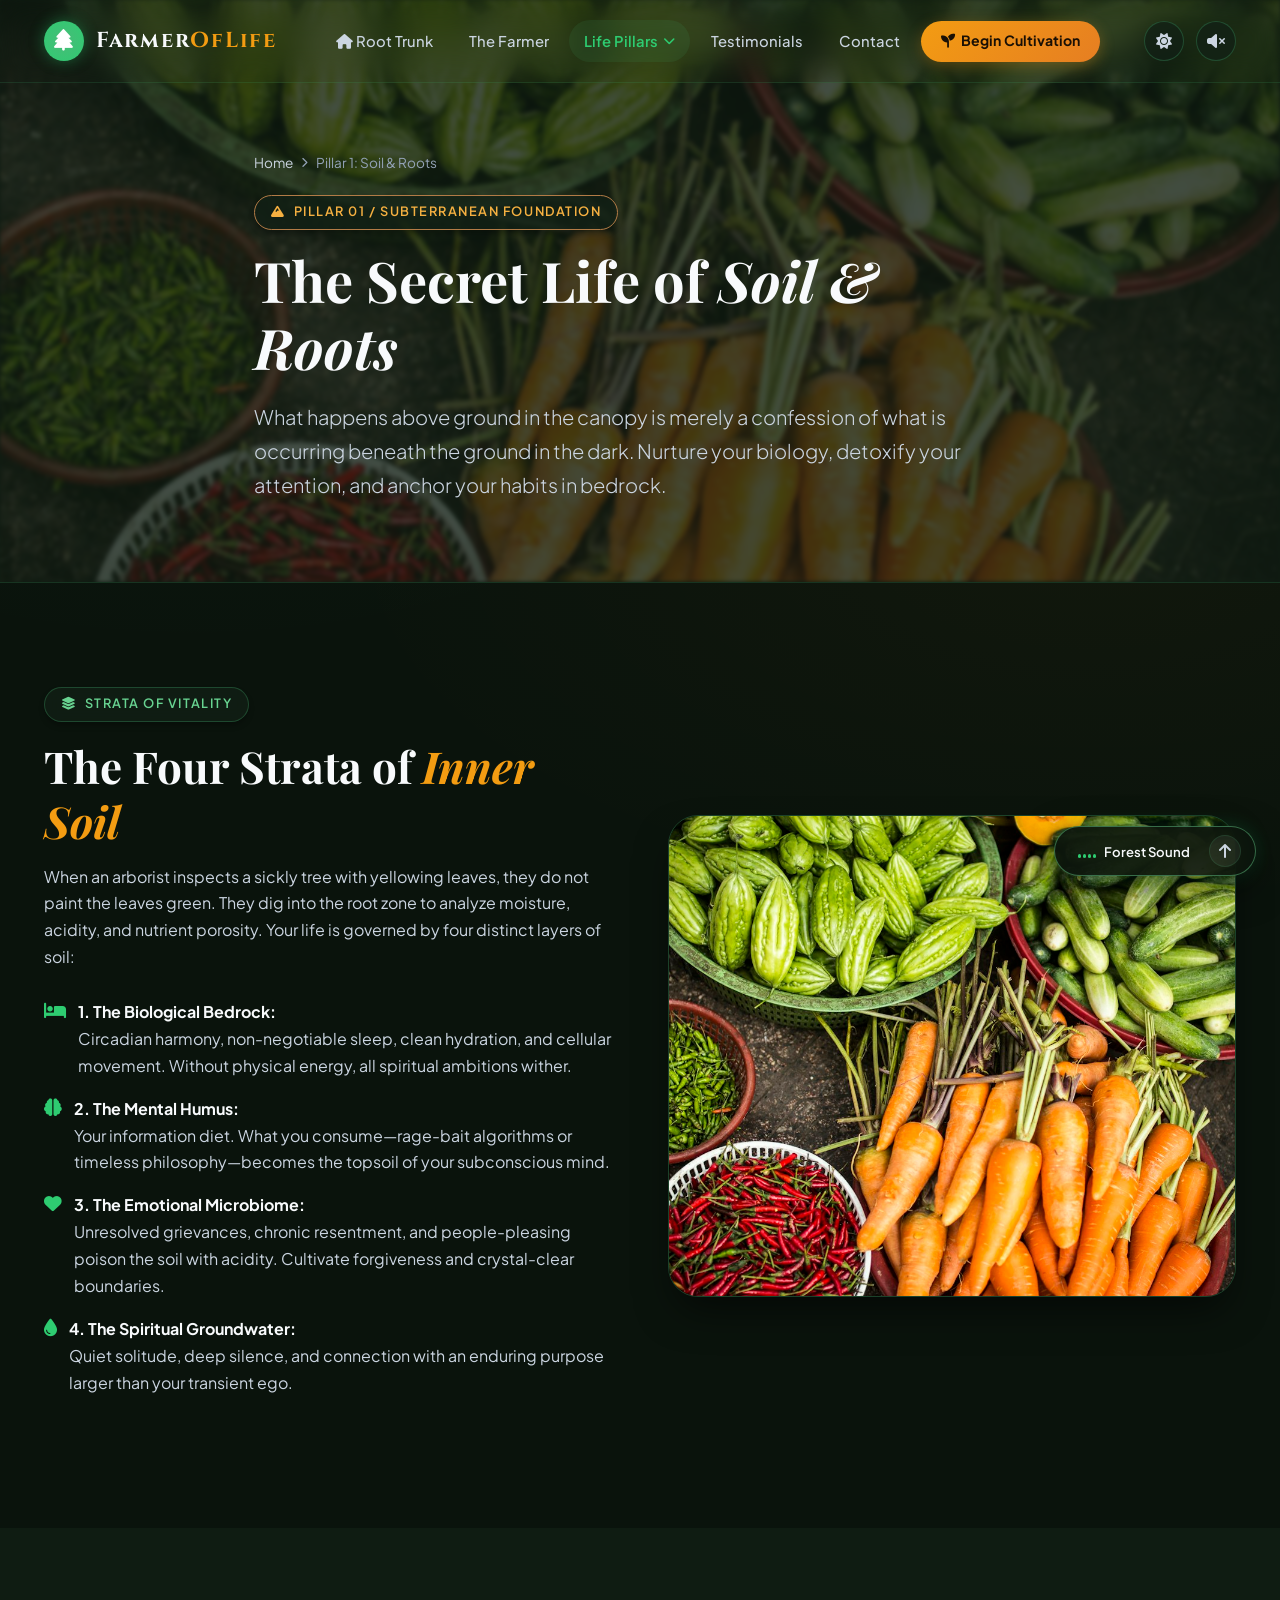
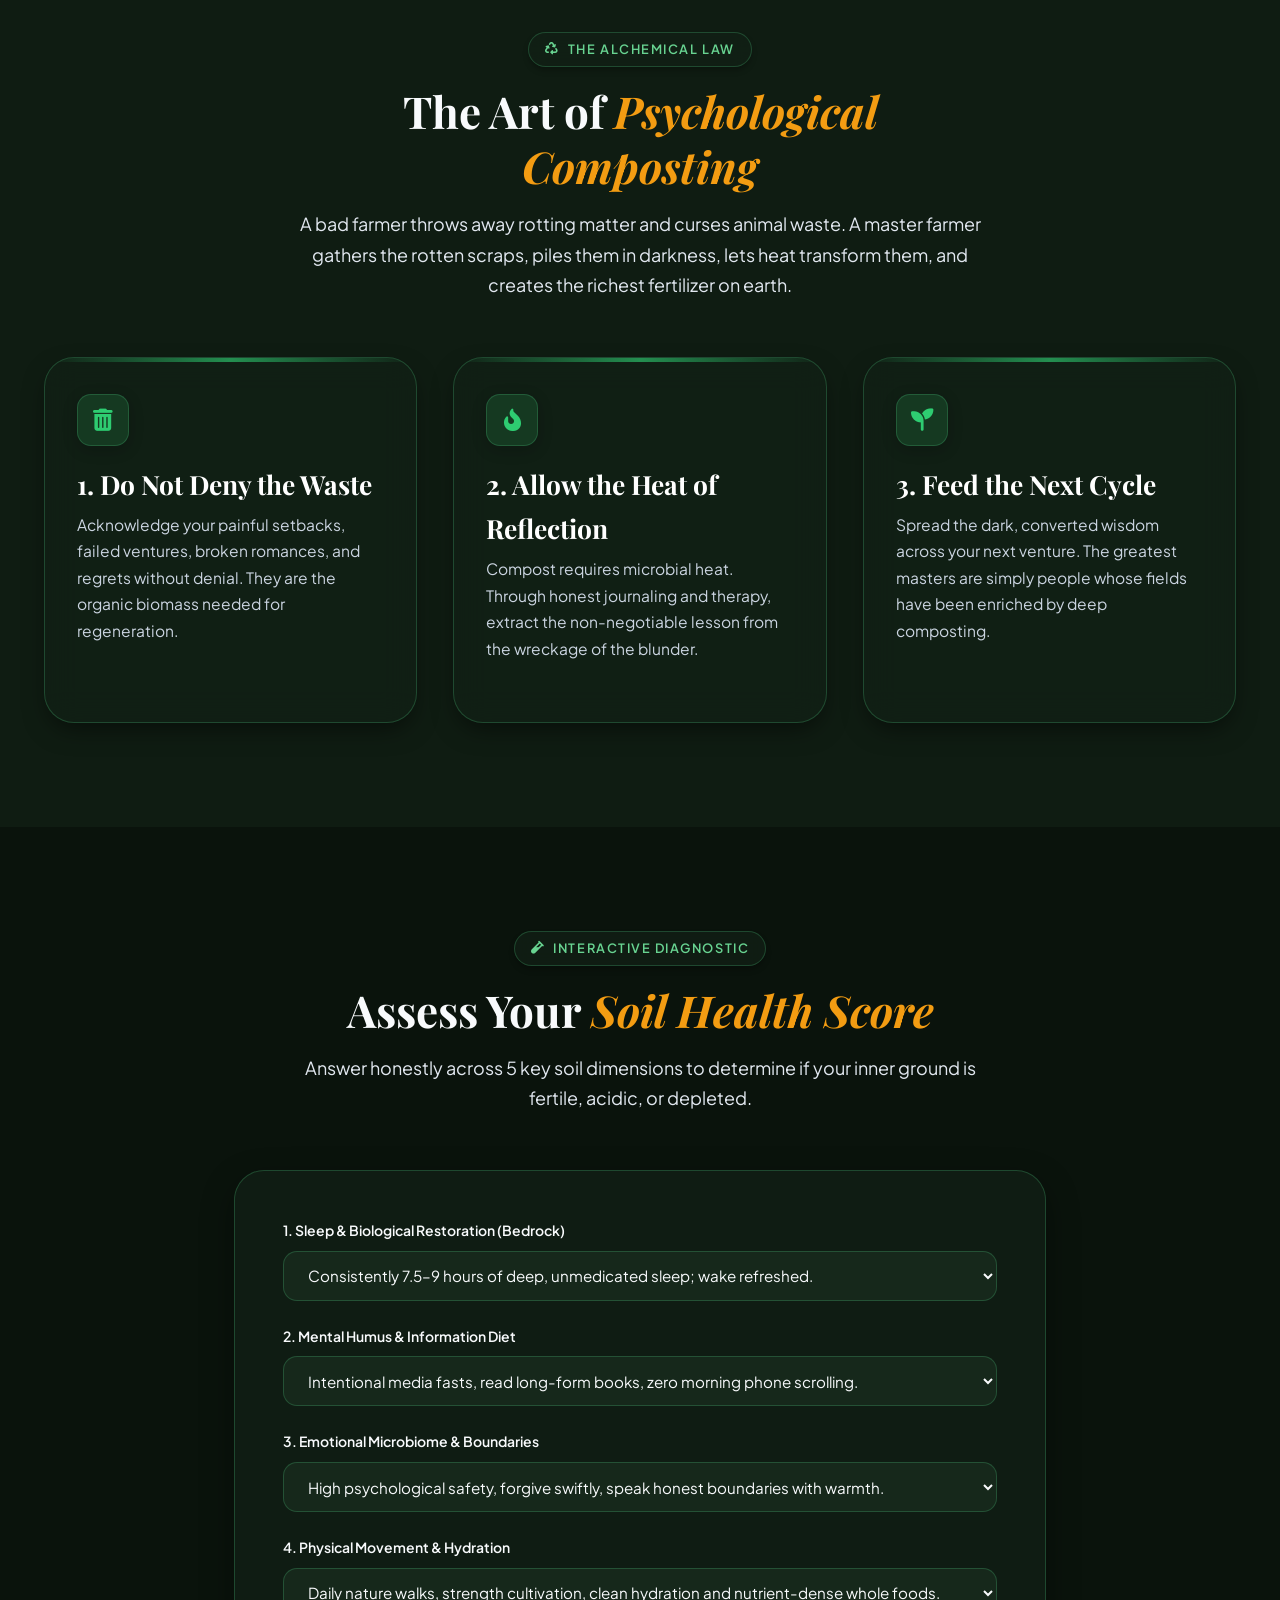
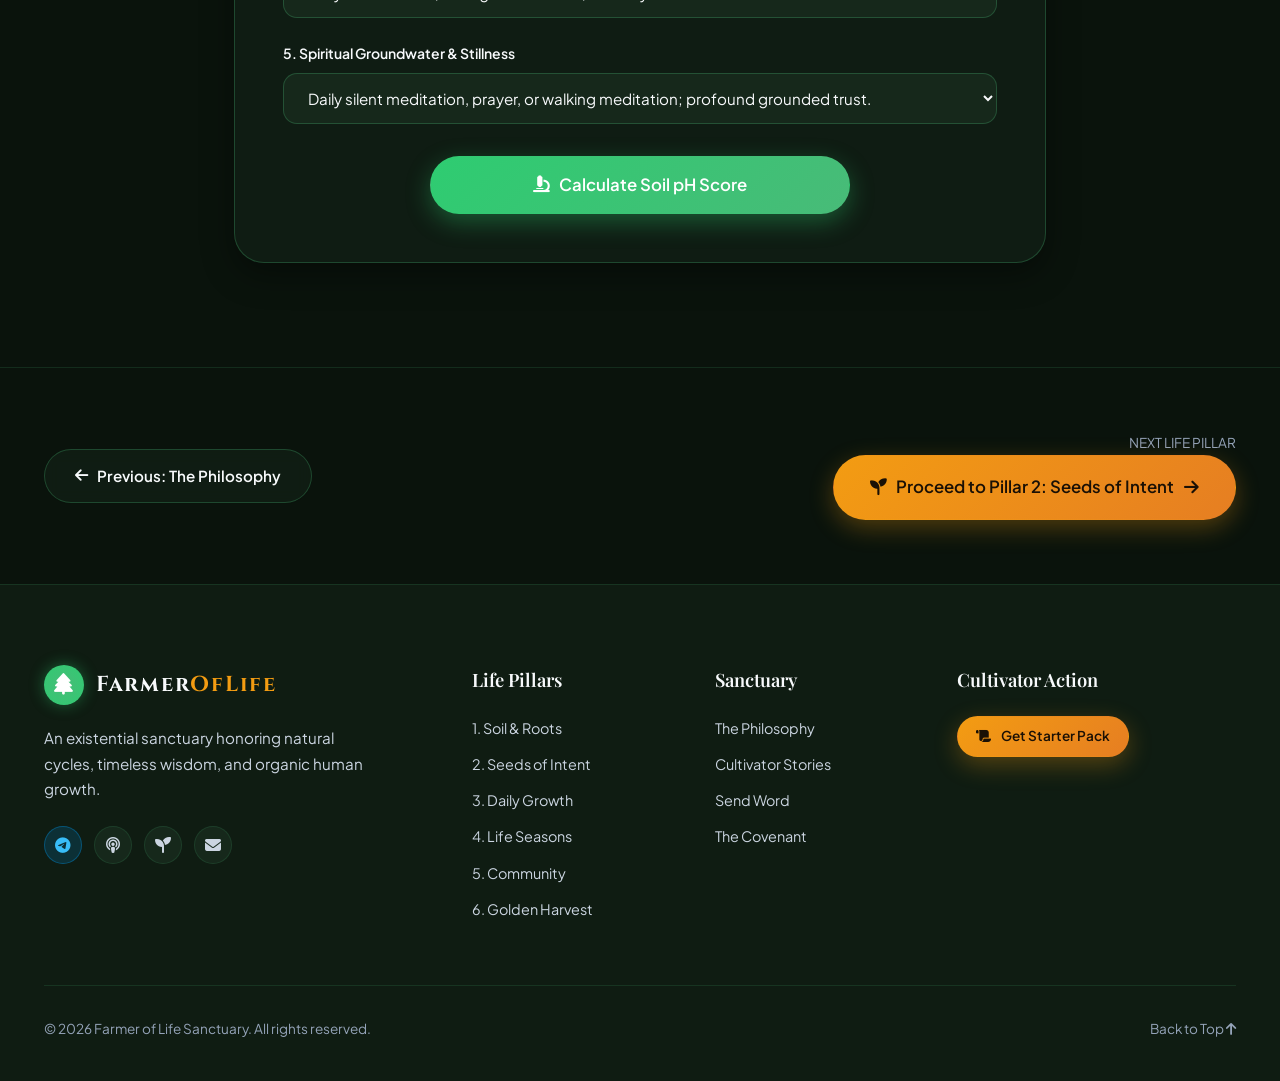
<file: soil.html>
<!DOCTYPE html>
<html lang="en" data-theme="dark">
<head>
  <meta charset="UTF-8">
  <meta name="viewport" content="width=device-width, initial-scale=1.0">
  <title>Pillar 1: Soil & Roots — Health, Habits & Mindset | Farmer of Life</title>
  <meta name="description" content="Tend your unseen subterranean foundation. You cannot grow a mighty redwood in toxic, parched soil. Master physical vitality, mental clarity, and habit compost.">
  
  <link rel="preconnect" href="https://fonts.googleapis.com">
  <link rel="preconnect" href="https://fonts.gstatic.com" crossorigin>
  <link href="https://fonts.googleapis.com/css2?family=Cinzel:wght@500;600;700;800&family=Kantumruy+Pro:wght@400;500;600;700&family=Playfair+Display:ital,wght@0,500;0,600;0,700;1,400;1,600&family=Plus+Jakarta+Sans:wght@300;400;500;600;700&display=swap" rel="stylesheet">
  
  <link rel="stylesheet" href="https://cdnjs.cloudflare.com/ajax/libs/font-awesome/6.4.0/css/all.min.css">
    <!-- Critical Base Styles: Prevents any white flash, ensures instant botanical dark mode -->
  <style>
    :root {
      --bg-primary: #0a130c;
      --bg-secondary: #0f1c12;
      --bg-tertiary: #16281b;
      --bg-card: rgba(18, 33, 22, 0.75);
      --bg-card-hover: rgba(26, 48, 32, 0.88);
      --border-subtle: rgba(72, 187, 120, 0.15);
      --border-medium: rgba(72, 187, 120, 0.28);
      --border-bright: rgba(104, 211, 145, 0.45);
      --accent-primary: #2ecc71;
      --accent-secondary: #48bb78;
      --accent-gold: #f39c12;
      --text-main: #f8fafc;
      --text-muted: #cbd5e1;
      --text-gold: #f6c26b;
      --font-serif: 'Playfair Display', Georgia, serif;
      --font-display: 'Cinzel', serif;
      --font-sans: 'Plus Jakarta Sans', system-ui, -apple-system, BlinkMacSystemFont, 'Segoe UI', Roboto, sans-serif;
    }
    [data-theme="light"] {
      --bg-primary: #f4fbf5;
      --bg-secondary: #eaf6ec;
      --text-main: #0f2415;
      --text-muted: #33533b;
    }
    html, body {
      background-color: var(--bg-primary, #0a130c) !important;
      color: var(--text-main, #f0fdf4) !important;
      font-family: var(--font-sans);
      margin: 0;
      padding: 0;
      min-height: 100vh;
      -webkit-font-smoothing: antialiased;
    }
    a { color: #2ecc71; text-decoration: none; }
    .site-header {
      position: fixed;
      top: 0;
      left: 0;
      width: 100%;
      z-index: 1000;
      background: rgba(10, 19, 12, 0.88);
      backdrop-filter: blur(16px);
      -webkit-backdrop-filter: blur(16px);
      border-bottom: 1px solid var(--border-subtle);
    }
  </style>

  <!-- Stylesheets -->
  <link rel="stylesheet" href="style.css">
  <link rel="stylesheet" href="responsive.css">
  <link rel="stylesheet" href="animate.css">
  <link rel="icon" type="image/svg+xml" href="data:image/svg+xml,%3Csvg xmlns='http://www.w3.org/2000/svg' viewBox='0 0 100 100'%3E%3Ctext y='.9em' font-size='90'%3E%F0%9F%8C%B3%3C/text%3E%3C/svg%3E">
  <script>
    // Universal image error fallback for GitHub Pages & Local
    window.addEventListener('error', function(e) {
      if (e.target && e.target.tagName === 'IMG') {
        var src = e.target.getAttribute('src');
        if (src && !e.target.dataset.hasFallenBack) {
          e.target.dataset.hasFallenBack = 'true';
          e.target.src = src.indexOf('img/') === 0 ? src.replace('img/', '') : ('img/' + src);
        }
      }
    }, true);
  </script>
</head>
<body>

  <!-- Navigation Header -->
  <header class="site-header" id="siteHeader">
    <div class="container nav-container">
      <a href="index.html" class="brand-logo">
        <div class="brand-icon-wrap"><i class="fas fa-tree"></i></div>
        <div class="brand-text">Farmer<span>OfLife</span></div>
      </a>

      <nav class="nav-menu" id="navMenu">
        <a href="index.html" class="nav-link"><i class="fas fa-home"></i> Root Trunk</a>
        <a href="about.html" class="nav-link">The Farmer</a>
        <div class="nav-dropdown">
          <div class="nav-link dropdown-toggle active" role="button">
            <span>Life Pillars</span> <i class="fas fa-chevron-down" style="font-size: 0.75rem;"></i>
          </div>
          <div class="dropdown-menu">
            <a href="soil.html" class="dropdown-item active"><i class="fas fa-mountain"></i> 1. Soil & Roots</a>
            <a href="seeds.html" class="dropdown-item"><i class="fas fa-seedling"></i> 2. Seeds & Intent</a>
            <a href="growth.html" class="dropdown-item"><i class="fas fa-leaf"></i> 3. Daily Growth</a>
            <a href="seasons.html" class="dropdown-item"><i class="fas fa-calendar-alt"></i> 4. Life Seasons</a>
            <a href="community.html" class="dropdown-item"><i class="fas fa-users"></i> 5. Mycorrhizal Tribe</a>
            <a href="harvest.html" class="dropdown-item"><i class="fas fa-apple-alt"></i> 6. Golden Harvest</a>
          </div>
        </div>
        <a href="testimonial.html" class="nav-link">Testimonials</a>
        <a href="contact.html" class="nav-link">Contact</a>
        <a href="call-to-action.html" class="btn-nav-cta"><i class="fas fa-seedling"></i> Begin Cultivation</a>
      </nav>

      <div class="nav-actions">
        <button class="theme-toggle" id="themeToggle" aria-label="Toggle Theme"><i class="fas fa-sun"></i></button>
        <button class="sound-toggle" id="soundToggle" aria-label="Toggle Sound"><i class="fas fa-volume-mute"></i></button>
        <button class="mobile-toggle" id="mobileToggle" aria-label="Open Menu"><i class="fas fa-bars"></i></button>
      </div>
    </div>
  </header>

  <!-- Page Hero Header -->
  <section class="page-hero">
    <img src="soil.jpg" alt="Rich Fertile Earth" class="page-hero-bg">
    <div class="container page-hero-content anim-fade-up">
      <div class="breadcrumb">
        <a href="index.html">Home</a> <i class="fas fa-chevron-right" style="font-size: 0.65rem;"></i> <span>Pillar 1: Soil & Roots</span>
      </div>
      <span class="section-badge" style="border-color: #b27b46; color: #f5b041;"><i class="fas fa-mountain"></i> Pillar 01 / Subterranean Foundation</span>
      <h1 class="page-hero-title">The Secret Life of <em>Soil & Roots</em></h1>
      <p class="page-hero-lead">
        What happens above ground in the canopy is merely a confession of what is occurring beneath the ground in the dark. 
        Nurture your biology, detoxify your attention, and anchor your habits in bedrock.
      </p>
    </div>
  </section>

  <!-- Section 1: The Four Strata of Life Soil -->
  <section class="section">
    <div class="container">
      <div class="content-grid-2col">
        <div>
          <span class="section-badge"><i class="fas fa-layer-group"></i> Strata of Vitality</span>
          <h2 class="section-title">The Four Strata of <em>Inner Soil</em></h2>
          <p style="color: var(--text-muted); margin-bottom: 1.5rem;">
            When an arborist inspects a sickly tree with yellowing leaves, they do not paint the leaves green. 
            They dig into the root zone to analyze moisture, acidity, and nutrient porosity. 
            Your life is governed by four distinct layers of soil:
          </p>

          <ul class="feature-list">
            <li>
              <i class="fas fa-bed"></i>
              <div>
                <strong style="color: var(--text-main);">1. The Biological Bedrock:</strong>
                <p>Circadian harmony, non-negotiable sleep, clean hydration, and cellular movement. Without physical energy, all spiritual ambitions wither.</p>
              </div>
            </li>
            <li>
              <i class="fas fa-brain"></i>
              <div>
                <strong style="color: var(--text-main);">2. The Mental Humus:</strong>
                <p>Your information diet. What you consume—rage-bait algorithms or timeless philosophy—becomes the topsoil of your subconscious mind.</p>
              </div>
            </li>
            <li>
              <i class="fas fa-heart"></i>
              <div>
                <strong style="color: var(--text-main);">3. The Emotional Microbiome:</strong>
                <p>Unresolved grievances, chronic resentment, and people-pleasing poison the soil with acidity. Cultivate forgiveness and crystal-clear boundaries.</p>
              </div>
            </li>
            <li>
              <i class="fas fa-tint"></i>
              <div>
                <strong style="color: var(--text-main);">4. The Spiritual Groundwater:</strong>
                <p>Quiet solitude, deep silence, and connection with an enduring purpose larger than your transient ego.</p>
              </div>
            </li>
          </ul>
        </div>

        <div class="media-rounded-card anim-fade-in">
          <img src="soil.jpg" alt="Rich dark fertile soil in hands" style="min-height: 480px;">
        </div>
      </div>
    </div>
  </section>

  <!-- Section 2: Composting Grief, Failure & Mistakes -->
  <section class="section" style="background: var(--bg-secondary);">
    <div class="container">
      <div class="section-title-wrap">
        <span class="section-badge"><i class="fas fa-recycle"></i> The Alchemical Law</span>
        <h2 class="section-title">The Art of <em>Psychological Composting</em></h2>
        <p class="section-subtitle">
          A bad farmer throws away rotting matter and curses animal waste. 
          A master farmer gathers the rotten scraps, piles them in darkness, lets heat transform them, and creates the richest fertilizer on earth.
        </p>
      </div>

      <div class="pillars-grid" style="grid-template-columns: repeat(3, 1fr);">
        <div class="pillar-card">
          <div class="pillar-icon-box"><i class="fas fa-trash-alt"></i></div>
          <h3 style="margin-top: 1rem;">1. Do Not Deny the Waste</h3>
          <p>Acknowledge your painful setbacks, failed ventures, broken romances, and regrets without denial. They are the organic biomass needed for regeneration.</p>
        </div>

        <div class="pillar-card">
          <div class="pillar-icon-box"><i class="fas fa-fire-alt"></i></div>
          <h3 style="margin-top: 1rem;">2. Allow the Heat of Reflection</h3>
          <p>Compost requires microbial heat. Through honest journaling and therapy, extract the non-negotiable lesson from the wreckage of the blunder.</p>
        </div>

        <div class="pillar-card">
          <div class="pillar-icon-box"><i class="fas fa-seedling"></i></div>
          <h3 style="margin-top: 1rem;">3. Feed the Next Cycle</h3>
          <p>Spread the dark, converted wisdom across your next venture. The greatest masters are simply people whose fields have been enriched by deep composting.</p>
        </div>
      </div>
    </div>
  </section>

  <!-- Section 3: Interactive Soil pH Assessment Quiz -->
  <section class="section">
    <div class="container" style="max-width: 860px;">
      <div class="section-title-wrap">
        <span class="section-badge"><i class="fas fa-vial"></i> Interactive Diagnostic</span>
        <h2 class="section-title">Assess Your <em>Soil Health Score</em></h2>
        <p class="section-subtitle">
          Answer honestly across 5 key soil dimensions to determine if your inner ground is fertile, acidic, or depleted.
        </p>
      </div>

      <div style="background: var(--bg-card); border: 1px solid var(--border-medium); border-radius: var(--radius-xl); padding: 3rem; box-shadow: var(--shadow-card);">
        <form id="soilQuizForm">
          
          <div class="form-group">
            <label class="form-label">1. Sleep & Biological Restoration (Bedrock)</label>
            <select name="q1" class="form-control" required>
              <option value="4">Consistently 7.5–9 hours of deep, unmedicated sleep; wake refreshed.</option>
              <option value="3">Mostly consistent sleep (6.5–7.5h), occasional late night disruptions.</option>
              <option value="2">Irregular sleep schedule; frequent night awakenings; rely heavily on caffeine.</option>
              <option value="1">Chronic sleep deprivation; running on adrenaline and late-night blue light.</option>
            </select>
          </div>

          <div class="form-group">
            <label class="form-label">2. Mental Humus & Information Diet</label>
            <select name="q2" class="form-control" required>
              <option value="4">Intentional media fasts, read long-form books, zero morning phone scrolling.</option>
              <option value="3">Moderate awareness; check social feeds but protect focus hours.</option>
              <option value="2">Frequent doomscrolling, fragmented attention, constant podcast background noise.</option>
              <option value="1">High digital toxicity; glued to breaking news and social feeds until midnight.</option>
            </select>
          </div>

          <div class="form-group">
            <label class="form-label">3. Emotional Microbiome & Boundaries</label>
            <select name="q3" class="form-control" required>
              <option value="4">High psychological safety, forgive swiftly, speak honest boundaries with warmth.</option>
              <option value="3">Good boundaries, occasional unspoken tension, manageable stress.</option>
              <option value="2">Frequent people-pleasing, lingering resentment, difficulty saying 'no'.</option>
              <option value="1">Raging conflict or swallowed anger; drained daily by emotional vampires.</option>
            </select>
          </div>

          <div class="form-group">
            <label class="form-label">4. Physical Movement & Hydration</label>
            <select name="q4" class="form-control" required>
              <option value="4">Daily nature walks, strength cultivation, clean hydration and nutrient-dense whole foods.</option>
              <option value="3">Exercise 3-4 days a week, decent nutrition with some processed cheats.</option>
              <option value="2">Sedentary desk posture for 10+ hours; irregular hydration.</option>
              <option value="1">Almost zero movement; fast food and high refined sugar diets.</option>
            </select>
          </div>

          <div class="form-group">
            <label class="form-label">5. Spiritual Groundwater & Stillness</label>
            <select name="q5" class="form-control" required>
              <option value="4">Daily silent meditation, prayer, or walking meditation; profound grounded trust.</option>
              <option value="3">Occasional periods of reflection, weekly pause or Sabbath.</option>
              <option value="2">Rarely sit still in silence; feel uncomfortable without mental stimulation.</option>
              <option value="1">Total existential vertigo; zero stillness, chronic panic about tomorrow.</option>
            </select>
          </div>

          <div style="text-align: center; margin-top: 2rem;">
            <button type="submit" class="btn btn-primary btn-lg" style="width: 100%; max-width: 420px;">
              <i class="fas fa-microscope"></i> Calculate Soil pH Score
            </button>
          </div>
        </form>

        <div id="soilQuizResult" style="display: none;"></div>
      </div>
    </div>
  </section>

  <!-- Next Step Navigation -->
  <section class="section" style="padding: 4rem 0; border-top: 1px solid var(--border-subtle);">
    <div class="container" style="display: flex; justify-content: space-between; align-items: center; flex-wrap: wrap; gap: 1.5rem;">
      <a href="about.html" class="btn btn-outline"><i class="fas fa-arrow-left"></i> Previous: The Philosophy</a>
      <div style="text-align: right;">
        <div style="font-size: 0.85rem; color: var(--text-dim); text-transform: uppercase;">Next Life Pillar</div>
        <a href="seeds.html" class="btn btn-gold btn-lg"><i class="fas fa-seedling"></i> Proceed to Pillar 2: Seeds of Intent <i class="fas fa-arrow-right"></i></a>
      </div>
    </div>
  </section>

  <!-- Footer -->
  <footer class="site-footer">
    <div class="container">
      <div class="footer-grid">
        <div class="footer-brand">
          <a href="index.html" class="brand-logo">
            <div class="brand-icon-wrap"><i class="fas fa-tree"></i></div>
            <div class="brand-text">Farmer<span>OfLife</span></div>
          </a>
          <p>An existential sanctuary honoring natural cycles, timeless wisdom, and organic human growth.</p>
          <div class="social-links" style="display: flex; gap: 0.75rem; margin-top: 1rem;">
            <a href="https://t.me/kimbunthonICT" target="_blank" rel="noopener noreferrer" class="social-link" title="Telegram (@kimbunthonICT)" aria-label="Telegram" style="background: rgba(2, 132, 199, 0.2); color: #38bdf8; border-color: rgba(2, 132, 199, 0.45);"><i class="fab fa-telegram-plane"></i></a>
            <a href="#" class="social-link" title="Forest Podcast" aria-label="Podcast"><i class="fas fa-podcast"></i></a>
            <a href="#" class="social-link" title="Community Forum" aria-label="Community"><i class="fas fa-seedling"></i></a>
            <a href="contact.html" class="social-link" title="Contact Us" aria-label="Email"><i class="fas fa-envelope"></i></a>
          </div>
        </div>
        <div class="footer-col">
          <h4>Life Pillars</h4>
          <div class="footer-links">
            <a href="soil.html" class="active">1. Soil & Roots</a>
            <a href="seeds.html">2. Seeds of Intent</a>
            <a href="growth.html">3. Daily Growth</a>
            <a href="seasons.html">4. Life Seasons</a>
            <a href="community.html">5. Community</a>
            <a href="harvest.html">6. Golden Harvest</a>
          </div>
        </div>
        <div class="footer-col">
          <h4>Sanctuary</h4>
          <div class="footer-links">
            <a href="about.html">The Philosophy</a>
            <a href="testimonial.html">Cultivator Stories</a>
            <a href="contact.html">Send Word</a>
            <a href="call-to-action.html">The Covenant</a>
          </div>
        </div>
        <div class="footer-col">
          <h4>Cultivator Action</h4>
          <a href="call-to-action.html" class="btn btn-gold btn-sm"><i class="fas fa-scroll"></i> Get Starter Pack</a>
        </div>
      </div>
      <div class="footer-bottom">
        <div>&copy; 2026 Farmer of Life Sanctuary. All rights reserved.</div>
        <a href="#siteHeader">Back to Top <i class="fas fa-arrow-up"></i></a>
      </div>
    </div>
  </footer>

  <script src="main.js"></script>
  <!-- Floating Sanctuary Audio & Canopy HUD -->
  <div class="sanctuary-hud" id="sanctuaryHUD" role="region" aria-label="Sanctuary Ambience Controls">
    <button class="hud-sound-btn" id="hudSoundBtn" title="Toggle Forest Wind Ambience">
      <div class="hud-equalizer" aria-hidden="true">
        <span></span><span></span><span></span><span></span>
      </div>
      <span class="hud-sound-text">Forest Sound</span>
    </button>
    <button class="hud-scroll-top" id="hudScrollTop" title="Return to Canopy" aria-label="Return to Canopy">
      <i class="fas fa-arrow-up"></i>
    </button>
  </div>
</body>
</html>
</file>
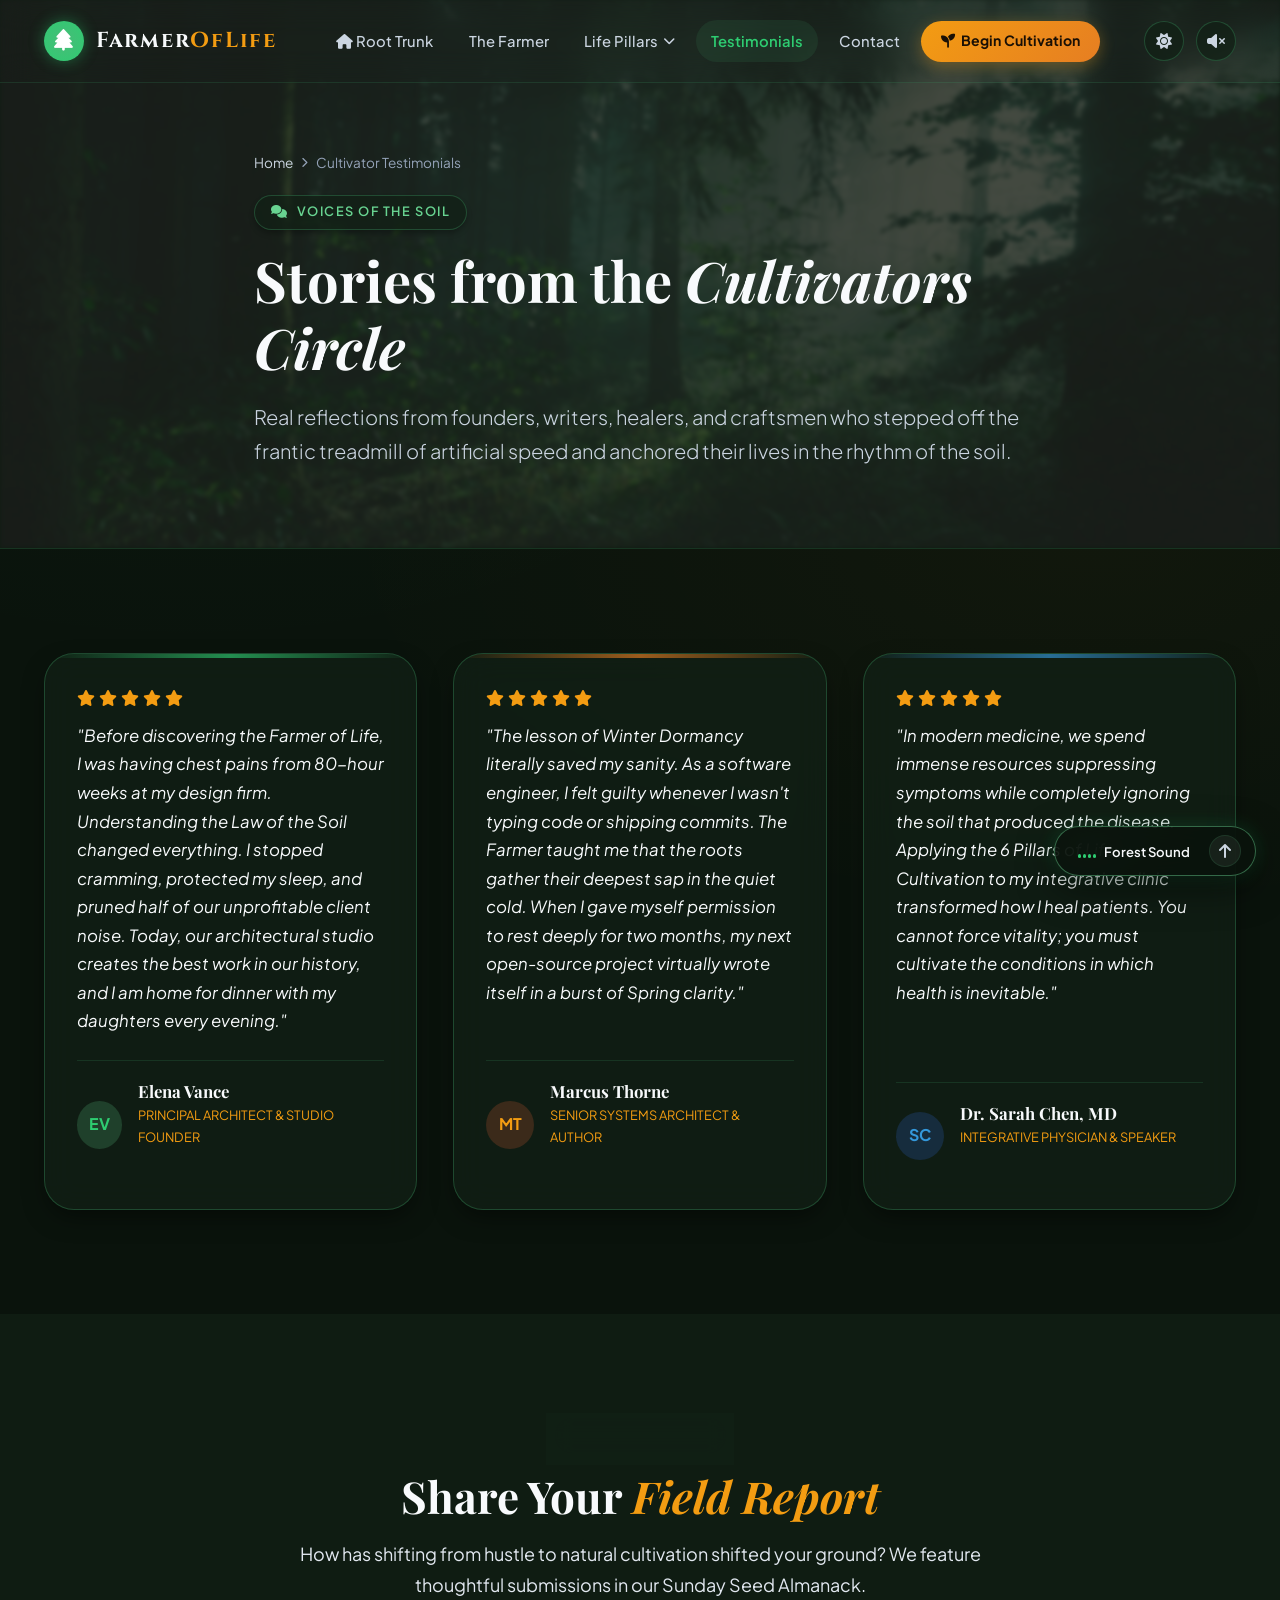
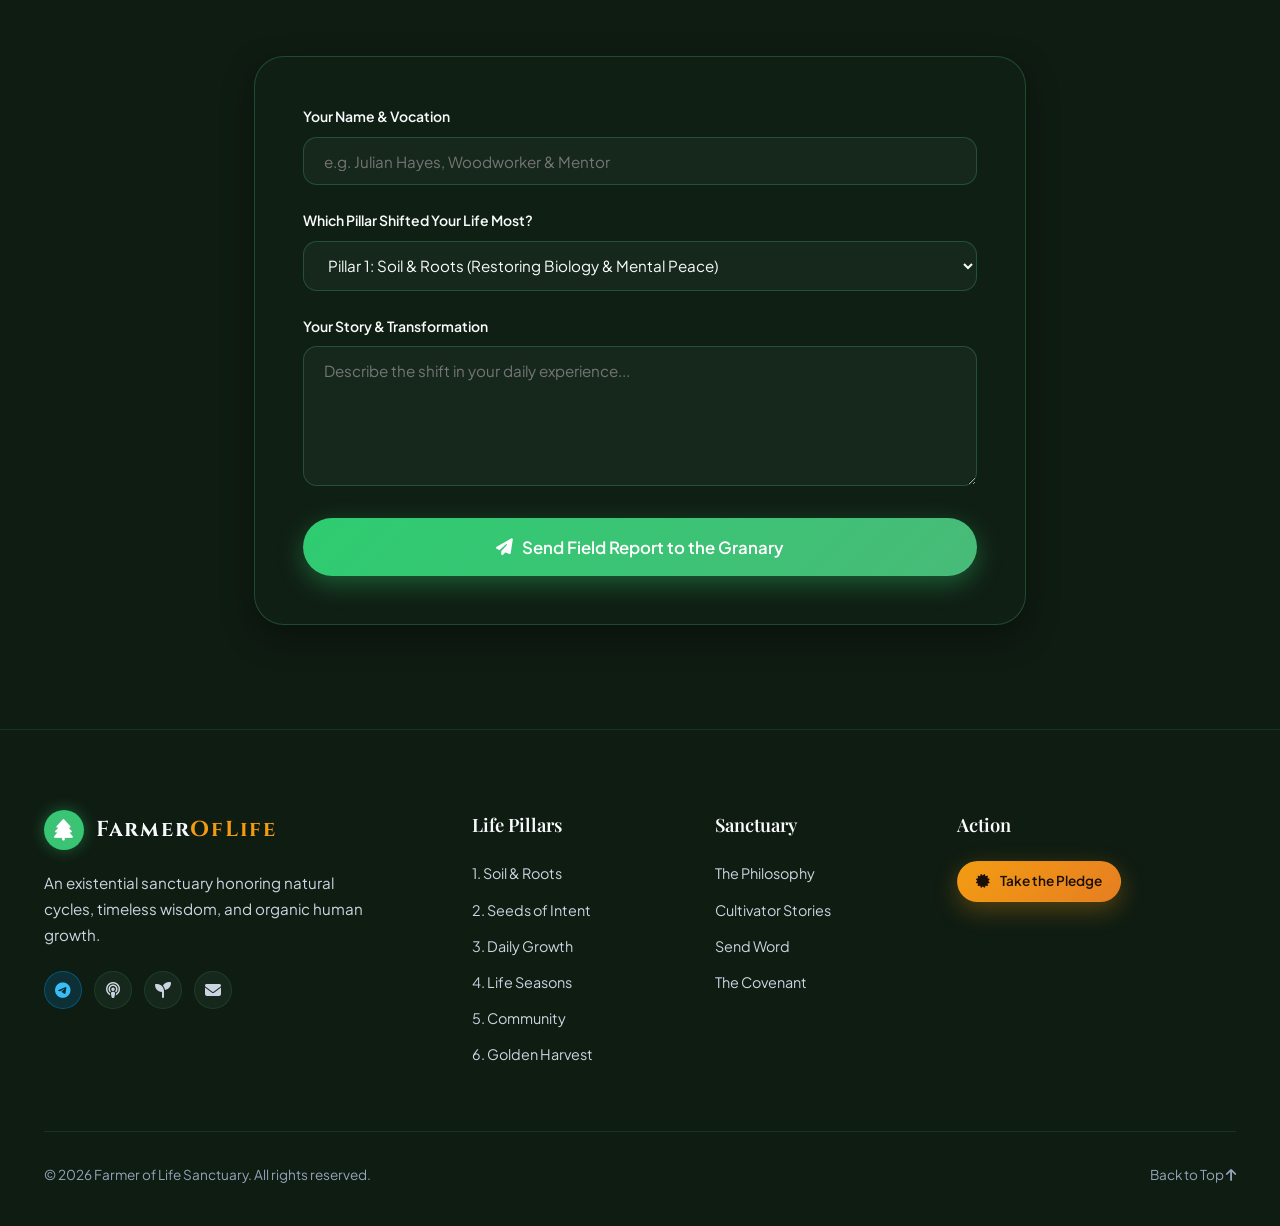
<file: testimonial.html>
<!DOCTYPE html>
<html lang="en" data-theme="dark">
<head>
  <meta charset="UTF-8">
  <meta name="viewport" content="width=device-width, initial-scale=1.0">
  <title>Cultivator Testimonials — Stories from the Field | Farmer of Life</title>
  <meta name="description" content="Read transformative reflections from leaders, artists, and cultivators who walked away from toxic hustle and discovered organic human peace.">
  
  <link rel="preconnect" href="https://fonts.googleapis.com">
  <link rel="preconnect" href="https://fonts.gstatic.com" crossorigin>
  <link href="https://fonts.googleapis.com/css2?family=Cinzel:wght@500;600;700;800&family=Kantumruy+Pro:wght@400;500;600;700&family=Playfair+Display:ital,wght@0,500;0,600;0,700;1,400;1,600&family=Plus+Jakarta+Sans:wght@300;400;500;600;700&display=swap" rel="stylesheet">
  
  <link rel="stylesheet" href="https://cdnjs.cloudflare.com/ajax/libs/font-awesome/6.4.0/css/all.min.css">
    <!-- Critical Base Styles: Prevents any white flash, ensures instant botanical dark mode -->
  <style>
    :root {
      --bg-primary: #0a130c;
      --bg-secondary: #0f1c12;
      --bg-tertiary: #16281b;
      --bg-card: rgba(18, 33, 22, 0.75);
      --bg-card-hover: rgba(26, 48, 32, 0.88);
      --border-subtle: rgba(72, 187, 120, 0.15);
      --border-medium: rgba(72, 187, 120, 0.28);
      --border-bright: rgba(104, 211, 145, 0.45);
      --accent-primary: #2ecc71;
      --accent-secondary: #48bb78;
      --accent-gold: #f39c12;
      --text-main: #f8fafc;
      --text-muted: #cbd5e1;
      --text-gold: #f6c26b;
      --font-serif: 'Playfair Display', Georgia, serif;
      --font-display: 'Cinzel', serif;
      --font-sans: 'Plus Jakarta Sans', system-ui, -apple-system, BlinkMacSystemFont, 'Segoe UI', Roboto, sans-serif;
    }
    [data-theme="light"] {
      --bg-primary: #f4fbf5;
      --bg-secondary: #eaf6ec;
      --text-main: #0f2415;
      --text-muted: #33533b;
    }
    html, body {
      background-color: var(--bg-primary, #0a130c) !important;
      color: var(--text-main, #f0fdf4) !important;
      font-family: var(--font-sans);
      margin: 0;
      padding: 0;
      min-height: 100vh;
      -webkit-font-smoothing: antialiased;
    }
    a { color: #2ecc71; text-decoration: none; }
    .site-header {
      position: fixed;
      top: 0;
      left: 0;
      width: 100%;
      z-index: 1000;
      background: rgba(10, 19, 12, 0.88);
      backdrop-filter: blur(16px);
      -webkit-backdrop-filter: blur(16px);
      border-bottom: 1px solid var(--border-subtle);
    }
  </style>

  <!-- Stylesheets -->
  <link rel="stylesheet" href="style.css">
  <link rel="stylesheet" href="responsive.css">
  <link rel="stylesheet" href="animate.css">
  <link rel="icon" type="image/svg+xml" href="data:image/svg+xml,%3Csvg xmlns='http://www.w3.org/2000/svg' viewBox='0 0 100 100'%3E%3Ctext y='.9em' font-size='90'%3E%F0%9F%8C%B3%3C/text%3E%3C/svg%3E">
  <script>
    // Universal image error fallback for GitHub Pages & Local
    window.addEventListener('error', function(e) {
      if (e.target && e.target.tagName === 'IMG') {
        var src = e.target.getAttribute('src');
        if (src && !e.target.dataset.hasFallenBack) {
          e.target.dataset.hasFallenBack = 'true';
          e.target.src = src.indexOf('img/') === 0 ? src.replace('img/', '') : ('img/' + src);
        }
      }
    }, true);
  </script>
</head>
<body>

  <!-- Navigation Header -->
  <header class="site-header" id="siteHeader">
    <div class="container nav-container">
      <a href="index.html" class="brand-logo">
        <div class="brand-icon-wrap"><i class="fas fa-tree"></i></div>
        <div class="brand-text">Farmer<span>OfLife</span></div>
      </a>

      <nav class="nav-menu" id="navMenu">
        <a href="index.html" class="nav-link"><i class="fas fa-home"></i> Root Trunk</a>
        <a href="about.html" class="nav-link">The Farmer</a>
        <div class="nav-dropdown">
          <div class="nav-link dropdown-toggle" role="button">
            <span>Life Pillars</span> <i class="fas fa-chevron-down" style="font-size: 0.75rem;"></i>
          </div>
          <div class="dropdown-menu">
            <a href="soil.html" class="dropdown-item"><i class="fas fa-mountain"></i> 1. Soil & Roots</a>
            <a href="seeds.html" class="dropdown-item"><i class="fas fa-seedling"></i> 2. Seeds & Intent</a>
            <a href="growth.html" class="dropdown-item"><i class="fas fa-leaf"></i> 3. Daily Growth</a>
            <a href="seasons.html" class="dropdown-item"><i class="fas fa-calendar-alt"></i> 4. Life Seasons</a>
            <a href="community.html" class="dropdown-item"><i class="fas fa-users"></i> 5. Mycorrhizal Tribe</a>
            <a href="harvest.html" class="dropdown-item"><i class="fas fa-apple-alt"></i> 6. Golden Harvest</a>
          </div>
        </div>
        <a href="testimonial.html" class="nav-link active">Testimonials</a>
        <a href="contact.html" class="nav-link">Contact</a>
        <a href="call-to-action.html" class="btn-nav-cta"><i class="fas fa-seedling"></i> Begin Cultivation</a>
      </nav>

      <div class="nav-actions">
        <button class="theme-toggle" id="themeToggle" aria-label="Toggle Theme"><i class="fas fa-sun"></i></button>
        <button class="sound-toggle" id="soundToggle" aria-label="Toggle Sound"><i class="fas fa-volume-mute"></i></button>
        <button class="mobile-toggle" id="mobileToggle" aria-label="Open Menu"><i class="fas fa-bars"></i></button>
      </div>
    </div>
  </header>

  <!-- Page Hero Header -->
  <section class="page-hero">
    <img src="hero.jpg" alt="Ancient forest grove" class="page-hero-bg">
    <div class="container page-hero-content anim-fade-up">
      <div class="breadcrumb">
        <a href="index.html">Home</a> <i class="fas fa-chevron-right" style="font-size: 0.65rem;"></i> <span>Cultivator Testimonials</span>
      </div>
      <span class="section-badge"><i class="fas fa-comments"></i> Voices of the Soil</span>
      <h1 class="page-hero-title">Stories from the <em>Cultivators Circle</em></h1>
      <p class="page-hero-lead">
        Real reflections from founders, writers, healers, and craftsmen who stepped off the frantic treadmill of artificial speed 
        and anchored their lives in the rhythm of the soil.
      </p>
    </div>
  </section>

  <!-- Testimonials Grid -->
  <section class="section">
    <div class="container">
      <div class="pillars-grid" style="grid-template-columns: repeat(auto-fit, minmax(350px, 1fr));">
        
        <!-- Story 1 -->
        <div class="pillar-card" style="--card-accent: #2ecc71;">
          <div style="display: flex; gap: 0.25rem; color: var(--accent-gold); margin-bottom: 1rem;">
            <i class="fas fa-star"></i><i class="fas fa-star"></i><i class="fas fa-star"></i><i class="fas fa-star"></i><i class="fas fa-star"></i>
          </div>
          <p style="font-style: italic; color: var(--text-main); font-size: 1.05rem; line-height: 1.7; margin-bottom: 1.5rem;">
            "Before discovering the Farmer of Life, I was having chest pains from 80-hour weeks at my design firm. 
            Understanding the Law of the Soil changed everything. I stopped cramming, protected my sleep, and pruned half of our unprofitable client noise. 
            Today, our architectural studio creates the best work in our history, and I am home for dinner with my daughters every evening."
          </p>
          <div style="display: flex; align-items: center; gap: 1rem; border-top: 1px solid var(--border-subtle); padding-top: 1rem;">
            <div style="width: 48px; height: 48px; border-radius: 50%; background: #1f402b; display: flex; align-items: center; justify-content: center; font-weight: 700; color: var(--accent-primary);">
              EV
            </div>
            <div>
              <h4 style="font-family: var(--font-serif); font-size: 1.05rem; color: var(--text-main);">Elena Vance</h4>
              <p style="font-size: 0.8rem; color: var(--accent-gold); text-transform: uppercase;">Principal Architect & Studio Founder</p>
            </div>
          </div>
        </div>

        <!-- Story 2 -->
        <div class="pillar-card" style="--card-accent: #e67e22;">
          <div style="display: flex; gap: 0.25rem; color: var(--accent-gold); margin-bottom: 1rem;">
            <i class="fas fa-star"></i><i class="fas fa-star"></i><i class="fas fa-star"></i><i class="fas fa-star"></i><i class="fas fa-star"></i>
          </div>
          <p style="font-style: italic; color: var(--text-main); font-size: 1.05rem; line-height: 1.7; margin-bottom: 1.5rem;">
            "The lesson of Winter Dormancy literally saved my sanity. As a software engineer, I felt guilty whenever I wasn't typing code or shipping commits. 
            The Farmer taught me that the roots gather their deepest sap in the quiet cold. 
            When I gave myself permission to rest deeply for two months, my next open-source project virtually wrote itself in a burst of Spring clarity."
          </p>
          <div style="display: flex; align-items: center; gap: 1rem; border-top: 1px solid var(--border-subtle); padding-top: 1rem;">
            <div style="width: 48px; height: 48px; border-radius: 50%; background: #3b2a1a; display: flex; align-items: center; justify-content: center; font-weight: 700; color: var(--accent-gold);">
              MT
            </div>
            <div>
              <h4 style="font-family: var(--font-serif); font-size: 1.05rem; color: var(--text-main);">Marcus Thorne</h4>
              <p style="font-size: 0.8rem; color: var(--accent-gold); text-transform: uppercase;">Senior Systems Architect & Author</p>
            </div>
          </div>
        </div>

        <!-- Story 3 -->
        <div class="pillar-card" style="--card-accent: #3498db;">
          <div style="display: flex; gap: 0.25rem; color: var(--accent-gold); margin-bottom: 1rem;">
            <i class="fas fa-star"></i><i class="fas fa-star"></i><i class="fas fa-star"></i><i class="fas fa-star"></i><i class="fas fa-star"></i>
          </div>
          <p style="font-style: italic; color: var(--text-main); font-size: 1.05rem; line-height: 1.7; margin-bottom: 1.5rem;">
            "In modern medicine, we spend immense resources suppressing symptoms while completely ignoring the soil that produced the disease. 
            Applying the 6 Pillars of Life Cultivation to my integrative clinic transformed how I heal patients. 
            You cannot force vitality; you must cultivate the conditions in which health is inevitable."
          </p>
          <div style="display: flex; align-items: center; gap: 1rem; border-top: 1px solid var(--border-subtle); padding-top: 1rem;">
            <div style="width: 48px; height: 48px; border-radius: 50%; background: #162c3d; display: flex; align-items: center; justify-content: center; font-weight: 700; color: #3498db;">
              SC
            </div>
            <div>
              <h4 style="font-family: var(--font-serif); font-size: 1.05rem; color: var(--text-main);">Dr. Sarah Chen, MD</h4>
              <p style="font-size: 0.8rem; color: var(--accent-gold); text-transform: uppercase;">Integrative Physician & Speaker</p>
            </div>
          </div>
        </div>

      </div>
    </div>
  </section>

  <!-- Interactive Submit Story Form -->
  <section class="section" style="background: var(--bg-secondary);">
    <div class="container" style="max-width: 820px;">
      <div class="section-title-wrap">
        <span class="section-badge"><i class="fas fa-feather"></i> Your Harvest</span>
        <h2 class="section-title">Share Your <em>Field Report</em></h2>
        <p class="section-subtitle">
          How has shifting from hustle to natural cultivation shifted your ground? We feature thoughtful submissions in our Sunday Seed Almanack.
        </p>
      </div>

      <div style="background: var(--bg-card); border: 1px solid var(--border-medium); border-radius: var(--radius-xl); padding: 3rem; box-shadow: var(--shadow-card);">
        <form id="storyForm">
          <div class="form-group">
            <label class="form-label">Your Name & Vocation</label>
            <input type="text" class="form-control" placeholder="e.g. Julian Hayes, Woodworker & Mentor" required>
          </div>
          <div class="form-group">
            <label class="form-label">Which Pillar Shifted Your Life Most?</label>
            <select class="form-control">
              <option>Pillar 1: Soil & Roots (Restoring Biology & Mental Peace)</option>
              <option>Pillar 2: Seeds of Intent (Choosing Authentic Desires)</option>
              <option>Pillar 3: Daily Growth & Pruning (Cutting Commitments)</option>
              <option>Pillar 4: Life Seasons (Honoring Winter Dormancy)</option>
              <option>Pillar 5: Community (The Underground Root Web)</option>
              <option>Pillar 6: Golden Harvest (Mindful Celebration)</option>
            </select>
          </div>
          <div class="form-group">
            <label class="form-label">Your Story & Transformation</label>
            <textarea class="form-control" placeholder="Describe the shift in your daily experience..." required></textarea>
          </div>
          <button type="submit" class="btn btn-primary btn-lg" style="width: 100%;">
            <i class="fas fa-paper-plane"></i> Send Field Report to the Granary
          </button>
        </form>
      </div>
    </div>
  </section>

  <!-- Footer -->
  <footer class="site-footer">
    <div class="container">
      <div class="footer-grid">
        <div class="footer-brand">
          <a href="index.html" class="brand-logo">
            <div class="brand-icon-wrap"><i class="fas fa-tree"></i></div>
            <div class="brand-text">Farmer<span>OfLife</span></div>
          </a>
          <p>An existential sanctuary honoring natural cycles, timeless wisdom, and organic human growth.</p>
          <div class="social-links" style="display: flex; gap: 0.75rem; margin-top: 1rem;">
            <a href="https://t.me/kimbunthonICT" target="_blank" rel="noopener noreferrer" class="social-link" title="Telegram (@kimbunthonICT)" aria-label="Telegram" style="background: rgba(2, 132, 199, 0.2); color: #38bdf8; border-color: rgba(2, 132, 199, 0.45);"><i class="fab fa-telegram-plane"></i></a>
            <a href="#" class="social-link" title="Forest Podcast" aria-label="Podcast"><i class="fas fa-podcast"></i></a>
            <a href="#" class="social-link" title="Community Forum" aria-label="Community"><i class="fas fa-seedling"></i></a>
            <a href="contact.html" class="social-link" title="Contact Us" aria-label="Email"><i class="fas fa-envelope"></i></a>
          </div>
        </div>
        <div class="footer-col">
          <h4>Life Pillars</h4>
          <div class="footer-links">
            <a href="soil.html">1. Soil & Roots</a>
            <a href="seeds.html">2. Seeds of Intent</a>
            <a href="growth.html">3. Daily Growth</a>
            <a href="seasons.html">4. Life Seasons</a>
            <a href="community.html">5. Community</a>
            <a href="harvest.html">6. Golden Harvest</a>
          </div>
        </div>
        <div class="footer-col">
          <h4>Sanctuary</h4>
          <div class="footer-links">
            <a href="about.html">The Philosophy</a>
            <a href="testimonial.html" class="active">Cultivator Stories</a>
            <a href="contact.html">Send Word</a>
            <a href="call-to-action.html">The Covenant</a>
          </div>
        </div>
        <div class="footer-col">
          <h4>Action</h4>
          <a href="call-to-action.html" class="btn btn-gold btn-sm"><i class="fas fa-certificate"></i> Take the Pledge</a>
        </div>
      </div>
      <div class="footer-bottom">
        <div>&copy; 2026 Farmer of Life Sanctuary. All rights reserved.</div>
        <a href="#siteHeader">Back to Top <i class="fas fa-arrow-up"></i></a>
      </div>
    </div>
  </footer>

  <script src="main.js"></script>
  <script>
    document.getElementById('storyForm').addEventListener('submit', function(e) {
      e.preventDefault();
      window.showToast('Your Field Report has been received with gratitude.', '📜');
      if (window.soundEngine) window.soundEngine.playNodeChime();
      this.reset();
    });
  </script>
  <!-- Floating Sanctuary Audio & Canopy HUD -->
  <div class="sanctuary-hud" id="sanctuaryHUD" role="region" aria-label="Sanctuary Ambience Controls">
    <button class="hud-sound-btn" id="hudSoundBtn" title="Toggle Forest Wind Ambience">
      <div class="hud-equalizer" aria-hidden="true">
        <span></span><span></span><span></span><span></span>
      </div>
      <span class="hud-sound-text">Forest Sound</span>
    </button>
    <button class="hud-scroll-top" id="hudScrollTop" title="Return to Canopy" aria-label="Return to Canopy">
      <i class="fas fa-arrow-up"></i>
    </button>
  </div>
</body>
</html>
</file>
<file: style.css>
/* ==========================================================================
   FARMER OF LIFE — Master Design System & Core Styles
   "As within, so without. As the seed, so the harvest."
   ========================================================================== */

:root {
  /* Color Palette - Forest & Earth Botanical Theme */
  --bg-primary: #0a130c;
  --bg-secondary: #0f1c12;
  --bg-tertiary: #16281b;
  --bg-card: rgba(18, 33, 22, 0.75);
  --bg-card-hover: rgba(26, 48, 32, 0.88);
  --bg-glass: rgba(15, 28, 18, 0.65);
  --bg-glass-strong: rgba(12, 22, 14, 0.85);

  --border-subtle: rgba(72, 187, 120, 0.15);
  --border-medium: rgba(72, 187, 120, 0.28);
  --border-bright: rgba(104, 211, 145, 0.45);

  --accent-primary: #2ecc71;
  --accent-secondary: #48bb78;
  --accent-gold: #f39c12;
  --accent-gold-light: #f5b041;
  --accent-amber: #e67e22;
  --accent-soil: #b27b46;
  --accent-bark: #8d5b32;
  --accent-leaf: #38a169;
  --accent-bloom: #e84393;
  --accent-water: #3498db;

  --text-main: #f8fafc;
  --text-muted: #cbd5e1;
  --text-dim: #94a3b8;
  --text-accent: #68d391;
  --text-gold: #f6c26b;

  --glow-green: 0 0 25px rgba(46, 204, 113, 0.25);
  --glow-gold: 0 0 25px rgba(243, 156, 18, 0.28);
  --shadow-sm: 0 4px 6px -1px rgba(0, 0, 0, 0.3);
  --shadow-md: 0 10px 25px -5px rgba(0, 0, 0, 0.5);
  --shadow-lg: 0 20px 40px -10px rgba(0, 0, 0, 0.6);
  --shadow-card: 0 12px 32px 0 rgba(0, 0, 0, 0.37);

  /* Typography */
  --font-serif: 'Playfair Display', Georgia, serif;
  --font-display: 'Cinzel', serif;
  --font-sans: 'Plus Jakarta Sans', system-ui, -apple-system, sans-serif;

  /* Transitions & Spacing */
  --transition-fast: 0.2s cubic-bezier(0.4, 0, 0.2, 1);
  --transition-normal: 0.35s cubic-bezier(0.4, 0, 0.2, 1);
  --transition-slow: 0.6s cubic-bezier(0.16, 1, 0.3, 1);
  --radius-sm: 8px;
  --radius-md: 14px;
  --radius-lg: 20px;
  --radius-xl: 30px;
  --radius-pill: 9999px;
  --container-max: 1240px;
}

/* Light Theme Variable Overrides */
[data-theme="light"] {
  --bg-primary: #f6f9f5;
  --bg-secondary: #eef4ed;
  --bg-tertiary: #e2ede0;
  --bg-card: rgba(255, 255, 255, 0.82);
  --bg-card-hover: rgba(255, 255, 255, 0.95);
  --bg-glass: rgba(245, 250, 244, 0.75);
  --bg-glass-strong: rgba(255, 255, 255, 0.92);

  --border-subtle: rgba(46, 125, 50, 0.12);
  --border-medium: rgba(46, 125, 50, 0.22);
  --border-bright: rgba(46, 125, 50, 0.4);

  --accent-primary: #1e7e34;
  --accent-secondary: #28a745;
  --accent-gold: #d68910;
  --accent-gold-light: #e59866;
  --accent-soil: #8a572c;

  --text-main: #132415;
  --text-muted: #4b6350;
  --text-dim: #718776;
  --text-accent: #196f3d;
  --text-gold: #b9770e;

  --glow-green: 0 0 20px rgba(46, 125, 50, 0.15);
  --glow-gold: 0 0 20px rgba(214, 137, 16, 0.18);
  --shadow-sm: 0 2px 5px rgba(0, 40, 10, 0.06);
  --shadow-md: 0 8px 20px rgba(0, 40, 10, 0.08);
  --shadow-lg: 0 16px 36px rgba(0, 40, 10, 0.1);
  --shadow-card: 0 10px 30px rgba(10, 40, 15, 0.07);
}

/* ==========================================================================
   Base & Reset
   ========================================================================== */
*, *::before, *::after {
  box-sizing: border-box;
  margin: 0;
  padding: 0;
}

html {
  font-size: 16px;
  scroll-behavior: smooth;
  -webkit-font-smoothing: antialiased;
  -moz-osx-font-smoothing: grayscale;
}

body {
  font-family: var(--font-sans);
  background-color: var(--bg-primary);
  color: var(--text-main);
  line-height: 1.68;
  overflow-x: hidden;
  transition: background-color var(--transition-normal), color var(--transition-normal);
  background-image: 
    radial-gradient(ellipse at 15% 10%, rgba(46, 204, 113, 0.04) 0%, transparent 50%),
    radial-gradient(ellipse at 85% 60%, rgba(243, 156, 18, 0.03) 0%, transparent 50%);
  background-attachment: fixed;
}

::selection {
  background: rgba(46, 204, 113, 0.35);
  color: #ffffff;
}

img {
  max-width: 100%;
  height: auto;
  display: block;
}

a {
  color: inherit;
  text-decoration: none;
  transition: color var(--transition-fast);
}

ul, ol {
  list-style: none;
}

button, input, textarea, select {
  font-family: inherit;
  font-size: 1rem;
}

/* Container */
.container {
  width: 100%;
  max-width: var(--container-max);
  margin: 0 auto;
  padding: 0 1.5rem;
}

/* Section Common */
.section {
  padding: 6.5rem 0;
  position: relative;
}

.section-title-wrap {
  text-align: center;
  max-width: 720px;
  margin: 0 auto 3.5rem;
}

.section-badge {
  display: inline-flex;
  align-items: center;
  gap: 0.5rem;
  padding: 0.35rem 1rem;
  border-radius: var(--radius-pill);
  background: var(--bg-card);
  border: 1px solid var(--border-medium);
  font-size: 0.8rem;
  font-weight: 600;
  letter-spacing: 0.12em;
  text-transform: uppercase;
  color: var(--text-accent);
  margin-bottom: 1rem;
  box-shadow: var(--shadow-sm);
  backdrop-filter: blur(8px);
}

.section-title {
  font-family: var(--font-serif);
  font-size: 2.75rem;
  line-height: 1.25;
  font-weight: 700;
  color: var(--text-main);
  margin-bottom: 1rem;
}

.section-title em {
  font-style: italic;
  color: var(--accent-gold);
}

.section-subtitle {
  font-size: 1.125rem;
  color: #e2e8f0;
  font-weight: 400;
  line-height: 1.7;
  max-width: 720px;
  margin: 0 auto;
}

/* ==========================================================================
   Header & Navigation
   ========================================================================== */
.site-header {
  position: fixed;
  top: 0;
  left: 0;
  width: 100%;
  z-index: 1000;
  transition: all var(--transition-normal);
  padding: 1.25rem 0;
  background: transparent;
}

.site-header.scrolled {
  background: var(--bg-glass-strong);
  backdrop-filter: blur(16px);
  -webkit-backdrop-filter: blur(16px);
  padding: 0.85rem 0;
  border-bottom: 1px solid var(--border-subtle);
  box-shadow: var(--shadow-md);
}

.nav-container {
  display: flex;
  align-items: center;
  justify-content: space-between;
  gap: 1.5rem;
}

.brand-logo {
  display: flex;
  align-items: center;
  gap: 0.75rem;
  font-family: var(--font-display);
  font-size: 1.35rem;
  font-weight: 700;
  letter-spacing: 0.08em;
  color: var(--text-main);
  z-index: 1001;
}

.brand-icon-wrap {
  width: 40px;
  height: 40px;
  border-radius: 50%;
  background: radial-gradient(circle, var(--accent-secondary), var(--accent-primary));
  display: flex;
  align-items: center;
  justify-content: center;
  color: #fff;
  box-shadow: 0 0 15px rgba(46, 204, 113, 0.4);
  transition: transform var(--transition-normal);
}

.brand-logo:hover .brand-icon-wrap {
  transform: rotate(15deg) scale(1.05);
}

.brand-text span {
  color: var(--accent-gold);
}

.nav-menu {
  display: flex;
  align-items: center;
  gap: 0.35rem;
}

.nav-link {
  padding: 0.55rem 0.95rem;
  font-size: 0.925rem;
  font-weight: 500;
  color: var(--text-muted);
  border-radius: var(--radius-pill);
  transition: all var(--transition-fast);
  position: relative;
}

.nav-link:hover, .nav-link.active {
  color: var(--text-main);
  background: rgba(72, 187, 120, 0.1);
}

.nav-link.active {
  color: var(--accent-primary);
  font-weight: 600;
}

/* Dropdown Menu */
.nav-dropdown {
  position: relative;
}

.dropdown-toggle {
  display: flex;
  align-items: center;
  gap: 0.3rem;
  cursor: pointer;
}

.dropdown-menu {
  position: absolute;
  top: 100%;
  left: 0;
  min-width: 210px;
  background: var(--bg-glass-strong);
  backdrop-filter: blur(20px);
  -webkit-backdrop-filter: blur(20px);
  border: 1px solid var(--border-medium);
  border-radius: var(--radius-md);
  padding: 0.5rem;
  margin-top: 0.5rem;
  box-shadow: var(--shadow-lg);
  opacity: 0;
  visibility: hidden;
  transform: translateY(10px);
  transition: all var(--transition-fast);
  display: flex;
  flex-direction: column;
  gap: 0.25rem;
  z-index: 1002;
}

.nav-dropdown:hover .dropdown-menu {
  opacity: 1;
  visibility: visible;
  transform: translateY(0);
}

.dropdown-item {
  padding: 0.6rem 0.9rem;
  font-size: 0.88rem;
  color: var(--text-muted);
  border-radius: var(--radius-sm);
  display: flex;
  align-items: center;
  gap: 0.6rem;
  transition: all var(--transition-fast);
}

.dropdown-item:hover, .dropdown-item.active {
  background: rgba(72, 187, 120, 0.15);
  color: var(--text-main);
  transform: translateX(4px);
}

.dropdown-item i {
  font-size: 1rem;
  color: var(--accent-gold);
}

/* Nav Actions */
.nav-actions {
  display: flex;
  align-items: center;
  gap: 0.75rem;
}

.theme-toggle, .sound-toggle {
  background: var(--bg-card);
  border: 1px solid var(--border-medium);
  width: 40px;
  height: 40px;
  border-radius: 50%;
  display: flex;
  align-items: center;
  justify-content: center;
  color: var(--text-muted);
  cursor: pointer;
  transition: all var(--transition-fast);
}

.theme-toggle:hover, .sound-toggle:hover {
  color: var(--accent-gold);
  border-color: var(--accent-gold);
  transform: scale(1.05);
}

.btn-nav-cta {
  padding: 0.55rem 1.25rem;
  background: linear-gradient(135deg, var(--accent-gold), var(--accent-amber));
  color: #1a1005 !important;
  font-weight: 700;
  font-size: 0.88rem;
  border-radius: var(--radius-pill);
  box-shadow: 0 4px 15px rgba(243, 156, 18, 0.3);
  transition: all var(--transition-normal);
  display: inline-flex;
  align-items: center;
  gap: 0.4rem;
}

.btn-nav-cta:hover {
  transform: translateY(-2px);
  box-shadow: 0 6px 20px rgba(243, 156, 18, 0.45);
}

/* Mobile Toggle */
.mobile-toggle {
  display: none;
  background: transparent;
  border: none;
  font-size: 1.5rem;
  color: var(--text-main);
  cursor: pointer;
  z-index: 1001;
}

/* ==========================================================================
   Buttons & Interactive Elements
   ========================================================================== */
.btn {
  display: inline-flex;
  align-items: center;
  justify-content: center;
  gap: 0.6rem;
  padding: 0.85rem 1.85rem;
  border-radius: var(--radius-pill);
  font-weight: 600;
  font-size: 0.95rem;
  cursor: pointer;
  transition: all var(--transition-normal);
  border: 1px solid transparent;
  text-align: center;
}

.btn-primary {
  background: linear-gradient(135deg, var(--accent-primary), var(--accent-secondary));
  color: #ffffff;
  box-shadow: 0 8px 25px rgba(46, 204, 113, 0.35);
}

.btn-primary:hover {
  transform: translateY(-3px);
  box-shadow: 0 12px 30px rgba(46, 204, 113, 0.5);
  background: linear-gradient(135deg, #33dc7b, #55c885);
}

.btn-gold {
  background: linear-gradient(135deg, var(--accent-gold), var(--accent-amber));
  color: #1a1005;
  box-shadow: 0 8px 25px rgba(243, 156, 18, 0.3);
}

.btn-gold:hover {
  transform: translateY(-3px);
  box-shadow: 0 12px 30px rgba(243, 156, 18, 0.45);
}

.btn-outline {
  background: var(--bg-card);
  border: 1px solid var(--border-medium);
  color: var(--text-main);
  backdrop-filter: blur(8px);
}

.btn-outline:hover {
  border-color: var(--accent-primary);
  background: rgba(46, 204, 113, 0.1);
  color: var(--accent-primary);
  transform: translateY(-2px);
}

.btn-sm {
  padding: 0.5rem 1.15rem;
  font-size: 0.85rem;
}

.btn-lg {
  padding: 1.1rem 2.25rem;
  font-size: 1.05rem;
}

/* ==========================================================================
   Hero Section & Interactive Tree Canvas
   ========================================================================== */
.hero-section {
  position: relative;
  min-height: 100vh;
  display: flex;
  align-items: center;
  padding: 7.5rem 0 5rem;
  overflow: hidden;
}

.hero-bg-overlay {
  position: absolute;
  top: 0;
  left: 0;
  width: 100%;
  height: 100%;
  background: 
    radial-gradient(ellipse at 25% 30%, rgba(46, 204, 113, 0.16) 0%, transparent 65%),
    radial-gradient(ellipse at 75% 45%, rgba(243, 156, 18, 0.14) 0%, transparent 60%),
    linear-gradient(180deg, rgba(8, 16, 10, 0.45) 0%, rgba(8, 16, 10, 0.82) 70%, var(--bg-primary) 100%),
    url('hero.jpg') center/cover no-repeat,
    url('img/hero.jpg') center/cover no-repeat;
  filter: brightness(0.82) saturate(1.2);
  z-index: -2;
  transform: scale(1.02);
  transition: transform 10s ease-out;
}

.hero-particles {
  position: absolute;
  top: 0;
  left: 0;
  width: 100%;
  height: 100%;
  z-index: -1;
  pointer-events: none;
}

.hero-grid {
  display: grid;
  grid-template-columns: 1.1fr 0.9fr;
  align-items: center;
  gap: 3.5rem;
}

.hero-content {
  position: relative;
  z-index: 10;
}

.hero-title {
  font-family: var(--font-serif);
  font-size: 3.8rem;
  line-height: 1.12;
  font-weight: 700;
  margin-bottom: 1.5rem;
  color: #ffffff;
  text-shadow: 0 4px 20px rgba(0, 0, 0, 0.6);
}

.hero-title span.highlight-green {
  background: linear-gradient(135deg, #2ecc71, #68d391);
  -webkit-background-clip: text;
  -webkit-text-fill-color: transparent;
}

.hero-title span.highlight-gold {
  background: linear-gradient(135deg, #f39c12, #f9ca24);
  -webkit-background-clip: text;
  -webkit-text-fill-color: transparent;
  font-style: italic;
}

.hero-description {
  font-size: 1.25rem;
  line-height: 1.7;
  color: #e2e8f0;
  margin-bottom: 2.25rem;
  font-weight: 300;
  max-width: 580px;
  text-shadow: 0 2px 12px rgba(0, 0, 0, 0.7);
}

.hero-cta-group {
  display: flex;
  flex-wrap: wrap;
  gap: 1.25rem;
  margin-bottom: 3rem;
}

.hero-stats {
  display: flex;
  gap: 2.5rem;
  padding-top: 2rem;
  border-top: 1px solid var(--border-subtle);
}

.stat-item h4 {
  font-family: var(--font-serif);
  font-size: 2rem;
  font-weight: 700;
  color: var(--text-gold);
  line-height: 1;
  margin-bottom: 0.35rem;
}

.stat-item p {
  font-size: 0.85rem;
  color: var(--text-muted);
  text-transform: uppercase;
  letter-spacing: 0.08em;
}

/* Tree Hero Showcase Box */
.tree-showcase-card {
  position: relative;
  background: var(--bg-card);
  border: 1px solid var(--border-medium);
  border-radius: var(--radius-xl);
  overflow: hidden;
  box-shadow: var(--shadow-lg), 0 0 30px rgba(46, 204, 113, 0.18);
  backdrop-filter: blur(18px);
  -webkit-backdrop-filter: blur(18px);
  padding: 1.5rem;
  transition: border-color var(--transition-normal);
}

.tree-card-header {
  display: flex;
  flex-direction: column;
  gap: 0.85rem;
  margin-bottom: 1.15rem;
  padding-bottom: 0.85rem;
  border-bottom: 1px solid var(--border-subtle);
}

.tree-header-top {
  display: flex;
  align-items: center;
  justify-content: space-between;
  gap: 1rem;
}

.tree-status-badge {
  display: inline-flex;
  align-items: center;
  gap: 0.6rem;
  font-size: 0.825rem;
  color: #68d391;
  font-weight: 700;
  text-transform: uppercase;
  letter-spacing: 0.08em;
  font-family: var(--font-sans);
}

.pulse-dot {
  width: 9px;
  height: 9px;
  border-radius: 50%;
  background: var(--accent-primary);
  box-shadow: 0 0 12px var(--accent-primary);
  animation: pulseAnim 2s infinite;
  flex-shrink: 0;
}

@keyframes pulseAnim {
  0% { transform: scale(0.95); opacity: 0.6; }
  50% { transform: scale(1.3); opacity: 1; box-shadow: 0 0 14px var(--accent-primary); }
  100% { transform: scale(0.95); opacity: 0.6; }
}

.tree-action-btn {
  display: inline-flex;
  align-items: center;
  gap: 0.45rem;
  padding: 0.4rem 0.95rem;
  background: rgba(255, 255, 255, 0.06);
  border: 1px solid var(--border-medium);
  border-radius: var(--radius-pill);
  font-size: 0.78rem;
  font-weight: 600;
  color: #cbd5e1;
  cursor: pointer;
  transition: all var(--transition-fast);
  white-space: nowrap;
}

.tree-action-btn:hover {
  background: rgba(46, 204, 113, 0.18);
  border-color: var(--accent-primary);
  color: #ffffff;
  transform: translateY(-1px);
}

.tree-action-btn i {
  color: var(--accent-gold);
  font-size: 0.78rem;
}

/* Segmented 4-Season Control Bar */
.tree-seasons-bar {
  display: grid;
  grid-template-columns: repeat(4, 1fr);
  gap: 0.4rem;
  background: rgba(6, 15, 9, 0.78);
  padding: 0.3rem;
  border-radius: var(--radius-pill);
  border: 1px solid var(--border-medium);
  box-shadow: inset 0 2px 6px rgba(0, 0, 0, 0.4);
}

.season-bar-btn {
  display: inline-flex;
  align-items: center;
  justify-content: center;
  gap: 0.4rem;
  padding: 0.45rem 0.5rem;
  background: transparent;
  border: 1px solid transparent;
  border-radius: var(--radius-pill);
  font-size: 0.8rem;
  font-weight: 600;
  color: var(--text-muted);
  cursor: pointer;
  transition: all var(--transition-fast);
  white-space: nowrap;
}

.season-bar-btn .season-icon {
  font-size: 0.92rem;
}

.season-bar-btn:hover {
  color: #ffffff;
  background: rgba(255, 255, 255, 0.08);
}

.season-bar-btn.active {
  background: linear-gradient(135deg, #2ecc71, #27ae60);
  color: #ffffff;
  border-color: rgba(255, 255, 255, 0.3);
  box-shadow: 0 2px 12px rgba(46, 204, 113, 0.5);
}

.season-bar-btn.active[data-season="autumn"] {
  background: linear-gradient(135deg, #e67e22, #d35400);
  box-shadow: 0 2px 12px rgba(230, 126, 34, 0.5);
}

.season-bar-btn.active[data-season="summer"] {
  background: linear-gradient(135deg, #2ecc71, #1abc9c);
  box-shadow: 0 2px 12px rgba(46, 204, 113, 0.5);
}

.season-bar-btn.active[data-season="winter"] {
  background: linear-gradient(135deg, #3498db, #2980b9);
  box-shadow: 0 2px 12px rgba(52, 152, 219, 0.5);
}

/* Canvas Area */
.tree-canvas-wrapper {
  position: relative;
  width: 100%;
  height: 500px;
  border-radius: var(--radius-md);
  background: 
    radial-gradient(circle at 50% 90%, rgba(178, 123, 70, 0.28) 0%, transparent 45%),
    radial-gradient(circle at 50% 40%, rgba(35, 78, 48, 0.65) 0%, rgba(6, 16, 9, 0.96) 80%);
  overflow: hidden;
  display: flex;
  align-items: center;
  justify-content: center;
  border: 1px solid rgba(72, 187, 120, 0.35);
  box-shadow: inset 0 0 45px rgba(0, 0, 0, 0.8);
}

#treeCanvas {
  width: 100%;
  height: 100%;
  display: block;
  cursor: grab;
}

#treeCanvas:active {
  cursor: grabbing;
}

/* Tree Tooltip / Branch Info Overlay */
.tree-info-overlay {
  position: absolute;
  bottom: 1.5rem;
  left: 1.5rem;
  right: 1.5rem;
  background: var(--bg-glass-strong);
  backdrop-filter: blur(20px);
  -webkit-backdrop-filter: blur(20px);
  border: 1px solid var(--border-bright);
  border-radius: var(--radius-md);
  padding: 1rem 1.25rem;
  display: flex;
  align-items: center;
  justify-content: space-between;
  gap: 1rem;
  box-shadow: var(--shadow-md);
  transform: translateY(0);
  transition: all var(--transition-normal);
  z-index: 20;
}

.tree-info-text h4 {
  font-family: var(--font-serif);
  font-size: 1.15rem;
  color: var(--text-gold);
  margin-bottom: 0.15rem;
}

.tree-info-text p {
  font-size: 0.825rem;
  color: var(--text-muted);
}

/* ==========================================================================
   The 7 Pillars of Life Cultivation (Grid)
   ========================================================================== */
.pillars-grid {
  display: grid;
  grid-template-columns: repeat(auto-fit, minmax(350px, 1fr));
  gap: 2.25rem;
}

.pillar-card {
  position: relative;
  background-color: var(--bg-card);
  background-image: 
    linear-gradient(180deg, rgba(9, 20, 13, 0.82) 0%, rgba(9, 20, 13, 0.96) 55%, rgba(6, 14, 8, 0.99) 100%),
    var(--card-bg-img);
  background-size: cover;
  background-position: center;
  border: 1px solid var(--border-medium);
  border-radius: var(--radius-xl);
  padding: 2.25rem 2rem;
  transition: all var(--transition-normal);
  display: flex;
  flex-direction: column;
  backdrop-filter: blur(16px);
  -webkit-backdrop-filter: blur(16px);
  overflow: hidden;
  box-shadow: var(--shadow-md);
}

.pillar-card:has(.pillar-card-media),
.pillar-card:has(.pillar-card-body),
.pillar-card.has-media {
  padding: 0;
}

.pillar-card::before {
  content: '';
  position: absolute;
  top: 0;
  left: 0;
  width: 100%;
  height: 4px;
  background: linear-gradient(90deg, transparent, var(--card-accent, var(--accent-primary)), transparent);
  opacity: 0.65;
  transition: opacity var(--transition-fast);
  z-index: 5;
}

.pillar-card:hover {
  transform: translateY(-8px);
  border-color: var(--card-accent, var(--accent-primary));
  box-shadow: var(--shadow-lg), 0 0 25px rgba(46, 204, 113, 0.25);
}

.pillar-card:hover::before {
  opacity: 1;
}

/* Card Media Header */
.pillar-card-media {
  position: relative;
  width: 100%;
  height: 200px;
  overflow: hidden;
  border-bottom: 1px solid var(--border-subtle);
}

.pillar-card-media img {
  width: 100%;
  height: 100%;
  object-fit: cover;
  transition: transform 0.7s cubic-bezier(0.16, 1, 0.3, 1);
}

.pillar-card:hover .pillar-card-media img {
  transform: scale(1.08);
}

.pillar-order-badge {
  position: absolute;
  top: 1rem;
  right: 1rem;
  padding: 0.35rem 0.85rem;
  border-radius: var(--radius-pill);
  background: rgba(7, 16, 10, 0.85);
  border: 1px solid var(--border-bright);
  font-family: var(--font-display);
  font-size: 0.75rem;
  font-weight: 700;
  color: #fff;
  letter-spacing: 0.1em;
  backdrop-filter: blur(8px);
  box-shadow: 0 4px 10px rgba(0, 0, 0, 0.4);
  z-index: 3;
}

.pillar-card-body {
  padding: 1.85rem 2rem 2.25rem;
  display: flex;
  flex-direction: column;
  flex-grow: 1;
  background: linear-gradient(180deg, rgba(12, 24, 16, 0.88) 0%, rgba(7, 16, 10, 0.98) 100%);
}

.pillar-icon-header {
  display: flex;
  align-items: center;
  justify-content: space-between;
  margin-bottom: 1.25rem;
}

.pillar-icon-box {
  width: 52px;
  height: 52px;
  border-radius: var(--radius-md);
  background: rgba(46, 204, 113, 0.15);
  border: 1px solid var(--border-medium);
  display: flex;
  align-items: center;
  justify-content: center;
  font-size: 1.4rem;
  color: var(--card-accent, var(--accent-primary));
  transition: transform var(--transition-normal);
  box-shadow: 0 4px 15px rgba(0, 0, 0, 0.2);
}

.pillar-card:hover .pillar-icon-box {
  transform: scale(1.1) rotate(6deg);
}

.pillar-card h3 {
  font-family: var(--font-serif);
  font-size: 1.65rem;
  font-weight: 700;
  margin-bottom: 0.35rem;
  color: #ffffff;
}

.pillar-role {
  display: inline-flex;
  align-items: center;
  gap: 0.4rem;
  font-size: 0.78rem;
  text-transform: uppercase;
  letter-spacing: 0.08em;
  color: var(--accent-gold);
  background: rgba(243, 156, 18, 0.12);
  border: 1px solid rgba(243, 156, 18, 0.3);
  padding: 0.28rem 0.8rem;
  border-radius: var(--radius-pill);
  font-weight: 700;
  margin-bottom: 1.15rem;
  width: fit-content;
}

.pillar-card p {
  color: #cbd5e1;
  font-size: 0.975rem;
  line-height: 1.7;
  margin-bottom: 1.5rem;
  flex-grow: 1;
}

/* Focus Tags */
.pillar-focus-tags {
  display: flex;
  flex-wrap: wrap;
  gap: 0.5rem;
  margin-bottom: 1.75rem;
}

.focus-tag {
  padding: 0.3rem 0.7rem;
  background: rgba(255, 255, 255, 0.06);
  border: 1px solid var(--border-subtle);
  border-radius: var(--radius-pill);
  font-size: 0.78rem;
  color: var(--text-muted);
  display: inline-flex;
  align-items: center;
  gap: 0.4rem;
}

.focus-tag i {
  color: var(--card-accent, var(--accent-primary));
  font-size: 0.75rem;
}

.pillar-link {
  display: inline-flex;
  align-items: center;
  justify-content: space-between;
  width: 100%;
  padding: 0.75rem 1.25rem;
  border-radius: var(--radius-pill);
  background: rgba(255, 255, 255, 0.05);
  border: 1px solid var(--border-medium);
  font-weight: 600;
  font-size: 0.9rem;
  color: #ffffff;
  transition: all var(--transition-fast);
}

.pillar-link:hover {
  background: var(--card-accent, var(--accent-primary));
  border-color: var(--card-accent, var(--accent-primary));
  color: #1a1005;
  box-shadow: 0 4px 15px rgba(46, 204, 113, 0.35);
  transform: translateX(4px);
}

.media-badge-tag {
  position: absolute;
  bottom: 1.25rem;
  left: 1.25rem;
  background: rgba(10, 24, 15, 0.88);
  border: 1px solid var(--border-bright);
  backdrop-filter: blur(12px);
  border-radius: var(--radius-pill);
  padding: 0.4rem 1rem;
  color: #fff;
  font-size: 0.85rem;
  font-weight: 600;
  display: inline-flex;
  align-items: center;
  gap: 0.5rem;
  box-shadow: var(--shadow-md);
  z-index: 3;
}

.media-badge-tag i {
  color: var(--accent-gold);
}

/* ==========================================================================
   Philosophy Comparison (Hustle vs Farmer)
   ========================================================================== */
.philosophy-table-card {
  background: var(--bg-card);
  border: 1px solid var(--border-medium);
  border-radius: var(--radius-xl);
  padding: 3rem;
  backdrop-filter: blur(14px);
  box-shadow: var(--shadow-card);
}

.table-comparison-grid {
  display: grid;
  grid-template-columns: 1fr 1fr;
  gap: 3rem;
  position: relative;
}

.table-comparison-grid::after {
  content: '';
  position: absolute;
  top: 0;
  bottom: 0;
  left: 50%;
  width: 1px;
  background: linear-gradient(180deg, transparent, var(--border-medium), transparent);
}

.comparison-column h3 {
  font-family: var(--font-serif);
  font-size: 1.85rem;
  margin-bottom: 1.5rem;
  display: flex;
  align-items: center;
  gap: 0.75rem;
}

.hustle-col h3 {
  color: #f87171;
}

.farmer-col h3 {
  color: var(--accent-primary);
}

.comparison-list {
  display: flex;
  flex-direction: column;
  gap: 1.25rem;
}

.comparison-list li {
  display: flex;
  align-items: flex-start;
  gap: 1rem;
  font-size: 1rem;
  line-height: 1.55;
  color: var(--text-muted);
}

.comparison-list li i {
  font-size: 1.15rem;
  margin-top: 0.2rem;
  flex-shrink: 0;
}

.hustle-col .comparison-list li i {
  color: #f87171;
}

.farmer-col .comparison-list li i {
  color: var(--accent-primary);
}

.farmer-col .comparison-list li strong {
  color: var(--text-main);
}

/* ==========================================================================
   Interactive Garden / Intention Sprout Widget
   ========================================================================== */
.garden-widget-card {
  background: radial-gradient(ellipse at top, var(--bg-secondary), var(--bg-tertiary));
  border: 1px solid var(--border-bright);
  border-radius: var(--radius-xl);
  padding: 3.5rem;
  box-shadow: var(--shadow-card), var(--glow-gold);
  position: relative;
  overflow: hidden;
}

.garden-widget-inner {
  max-width: 800px;
  margin: 0 auto;
  text-align: center;
}

.widget-input-group {
  display: flex;
  gap: 1rem;
  margin: 2rem 0;
}

.garden-input {
  flex: 1;
  background: var(--bg-primary);
  border: 1px solid var(--border-medium);
  border-radius: var(--radius-pill);
  padding: 1rem 1.75rem;
  color: var(--text-main);
  font-size: 1rem;
  outline: none;
  transition: all var(--transition-fast);
}

.garden-input:focus {
  border-color: var(--accent-gold);
  box-shadow: 0 0 15px rgba(243, 156, 18, 0.25);
}

.sprouts-wall {
  display: flex;
  flex-wrap: wrap;
  gap: 1rem;
  justify-content: center;
  margin-top: 2rem;
}

.sprout-item {
  background: var(--bg-card);
  border: 1px solid var(--border-subtle);
  border-radius: var(--radius-pill);
  padding: 0.5rem 1.25rem;
  font-size: 0.875rem;
  display: inline-flex;
  align-items: center;
  gap: 0.5rem;
  animation: popIn 0.4s cubic-bezier(0.175, 0.885, 0.32, 1.275);
}

.sprout-item i {
  color: var(--accent-primary);
}

@keyframes popIn {
  from { transform: scale(0.6); opacity: 0; }
  to { transform: scale(1); opacity: 1; }
}

/* ==========================================================================
   Page Headers (Internal Pages)
   ========================================================================== */
.page-hero {
  padding: 9.5rem 0 5rem;
  position: relative;
  background: var(--bg-secondary);
  border-bottom: 1px solid var(--border-subtle);
  overflow: hidden;
}

.page-hero-bg {
  position: absolute;
  top: 0;
  left: 0;
  width: 100%;
  height: 100%;
  opacity: 0.22;
  filter: blur(2px);
  object-fit: cover;
  z-index: 0;
}

.page-hero-content {
  position: relative;
  z-index: 2;
  max-width: 820px;
}

.page-hero-title {
  font-family: var(--font-serif);
  font-size: 3.5rem;
  font-weight: 700;
  line-height: 1.2;
  margin-bottom: 1.25rem;
  color: var(--text-main);
}

.page-hero-lead {
  font-size: 1.25rem;
  color: var(--text-muted);
  line-height: 1.7;
  font-weight: 300;
}

.breadcrumb {
  display: flex;
  align-items: center;
  gap: 0.5rem;
  font-size: 0.85rem;
  color: var(--text-dim);
  margin-bottom: 1.25rem;
}

.breadcrumb a {
  color: var(--text-muted);
}

.breadcrumb a:hover {
  color: var(--accent-primary);
}

/* ==========================================================================
   Card Grids, Article Layouts, Details
   ========================================================================== */
.content-grid-2col {
  display: grid;
  grid-template-columns: 1fr 1fr;
  gap: 3.5rem;
  align-items: center;
}

.media-rounded-card {
  position: relative;
  border-radius: var(--radius-xl);
  overflow: hidden;
  box-shadow: var(--shadow-lg);
  border: 1px solid var(--border-medium);
}

.media-rounded-card img {
  width: 100%;
  height: 100%;
  object-fit: cover;
  transition: transform var(--transition-slow);
}

.media-rounded-card:hover img {
  transform: scale(1.04);
}

.quote-block {
  border-left: 3px solid var(--accent-gold);
  padding: 1.5rem 2rem;
  margin: 2rem 0;
  background: var(--bg-card);
  border-radius: 0 var(--radius-md) var(--radius-md) 0;
  font-family: var(--font-serif);
  font-size: 1.35rem;
  font-style: italic;
  color: var(--text-main);
  line-height: 1.6;
}

.quote-author {
  display: block;
  font-family: var(--font-sans);
  font-size: 0.9rem;
  font-style: normal;
  color: var(--accent-gold);
  margin-top: 0.75rem;
  font-weight: 600;
  text-transform: uppercase;
  letter-spacing: 0.05em;
}

/* Feature Checkmarks */
.feature-list {
  display: flex;
  flex-direction: column;
  gap: 1rem;
  margin: 1.75rem 0;
}

.feature-list li {
  display: flex;
  align-items: flex-start;
  gap: 0.75rem;
  color: var(--text-muted);
}

.feature-list li i {
  color: var(--accent-primary);
  font-size: 1.1rem;
  margin-top: 0.2rem;
}

/* Forms & Inputs */
.form-group {
  margin-bottom: 1.5rem;
}

.form-label {
  display: block;
  font-size: 0.875rem;
  font-weight: 600;
  color: var(--text-main);
  margin-bottom: 0.5rem;
}

.form-control {
  width: 100%;
  background: var(--bg-tertiary);
  border: 1px solid var(--border-medium);
  border-radius: var(--radius-md);
  padding: 0.85rem 1.25rem;
  color: var(--text-main);
  font-size: 0.95rem;
  outline: none;
  transition: border-color var(--transition-fast), box-shadow var(--transition-fast);
}

.form-control:focus {
  border-color: var(--accent-primary);
  box-shadow: 0 0 12px rgba(46, 204, 113, 0.25);
}

textarea.form-control {
  min-height: 140px;
  resize: vertical;
}

/* Accordion */
.accordion-item {
  background: var(--bg-card);
  border: 1px solid var(--border-subtle);
  border-radius: var(--radius-md);
  margin-bottom: 1rem;
  overflow: hidden;
}

.accordion-header {
  padding: 1.25rem 1.5rem;
  display: flex;
  align-items: center;
  justify-content: space-between;
  cursor: pointer;
  font-family: var(--font-serif);
  font-size: 1.2rem;
  font-weight: 600;
  color: var(--text-main);
  transition: background-color var(--transition-fast);
}

.accordion-header:hover {
  background: rgba(72, 187, 120, 0.08);
}

.accordion-header i {
  transition: transform var(--transition-normal);
  color: var(--accent-gold);
}

.accordion-item.active .accordion-header i {
  transform: rotate(180deg);
}

.accordion-body {
  padding: 0 1.5rem 1.5rem;
  color: var(--text-muted);
  line-height: 1.7;
  display: none;
}

.accordion-item.active .accordion-body {
  display: block;
}

/* ==========================================================================
   Footer
   ========================================================================== */
.site-footer {
  background: var(--bg-secondary);
  border-top: 1px solid var(--border-subtle);
  padding: 5rem 0 2.5rem;
  position: relative;
}

.footer-grid {
  display: grid;
  grid-template-columns: 2fr 1fr 1fr 1.5fr;
  gap: 3.5rem;
  margin-bottom: 4rem;
}

.footer-brand p {
  color: var(--text-muted);
  margin: 1.25rem 0 1.5rem;
  font-size: 0.95rem;
  max-width: 340px;
}

.footer-socials {
  display: flex;
  gap: 0.75rem;
}

.social-link {
  width: 38px;
  height: 38px;
  border-radius: 50%;
  background: var(--bg-tertiary);
  border: 1px solid var(--border-subtle);
  display: flex;
  align-items: center;
  justify-content: center;
  color: var(--text-muted);
  transition: all var(--transition-fast);
}

.social-link:hover {
  background: var(--accent-primary);
  color: #fff;
  border-color: var(--accent-primary);
  transform: translateY(-2px);
}

.footer-col h4 {
  font-family: var(--font-serif);
  font-size: 1.15rem;
  color: var(--text-main);
  margin-bottom: 1.25rem;
  font-weight: 600;
}

.footer-links {
  display: flex;
  flex-direction: column;
  gap: 0.75rem;
}

.footer-links a {
  color: var(--text-muted);
  font-size: 0.9rem;
  transition: all var(--transition-fast);
}

.footer-links a:hover {
  color: var(--accent-primary);
  transform: translateX(4px);
}

.footer-bottom {
  padding-top: 2rem;
  border-top: 1px solid var(--border-subtle);
  display: flex;
  align-items: center;
  justify-content: space-between;
  font-size: 0.85rem;
  color: var(--text-dim);
}

/* Toast Notifications */
.toast-container {
  position: fixed;
  bottom: 2rem;
  right: 2rem;
  z-index: 9999;
  display: flex;
  flex-direction: column;
  gap: 0.75rem;
  pointer-events: none;
}

.toast {
  pointer-events: auto;
  background: var(--bg-glass-strong);
  backdrop-filter: blur(16px);
  border: 1px solid var(--border-bright);
  border-radius: var(--radius-md);
  padding: 1rem 1.5rem;
  color: var(--text-main);
  font-size: 0.9rem;
  display: flex;
  align-items: center;
  gap: 0.75rem;
  box-shadow: var(--shadow-lg);
  animation: toastSlideIn 0.35s ease-out;
  max-width: 380px;
}

@keyframes toastSlideIn {
  from { transform: translateX(50px); opacity: 0; }
  to { transform: translateX(0); opacity: 1; }
}

/* ==========================================================================
   Running Text Marquee Ticker (អក្សររត់)
   ========================================================================== */
.ticker-banner {
  width: 100%;
  background: linear-gradient(90deg, rgba(7, 18, 11, 0.96), rgba(16, 38, 23, 0.96), rgba(7, 18, 11, 0.96));
  border-top: 1px solid var(--border-medium);
  border-bottom: 1px solid var(--border-medium);
  padding: 0.9rem 0;
  overflow: hidden;
  position: relative;
  box-shadow: 0 4px 25px rgba(0, 0, 0, 0.45);
  backdrop-filter: blur(14px);
  -webkit-backdrop-filter: blur(14px);
  z-index: 25;
}

.ticker-wrap {
  width: 100%;
  overflow: hidden;
  mask-image: linear-gradient(90deg, transparent 0%, #000 7%, #000 93%, transparent 100%);
  -webkit-mask-image: linear-gradient(90deg, transparent 0%, #000 7%, #000 93%, transparent 100%);
}

.ticker-track {
  display: flex;
  width: max-content;
  animation: tickerScroll 42s linear infinite;
  align-items: center;
}

.ticker-wrap:hover .ticker-track {
  animation-play-state: paused;
}

.ticker-item {
  display: inline-flex;
  align-items: center;
  gap: 0.75rem;
  padding: 0 1.85rem;
  font-family: 'Kantumruy Pro', var(--font-sans);
  font-size: 0.96rem;
  font-weight: 500;
  color: var(--text-main);
  white-space: nowrap;
}

.ticker-khmer {
  color: #ffffff;
  font-weight: 600;
  letter-spacing: 0.03em;
}

.ticker-en {
  color: var(--text-gold);
  font-size: 0.85rem;
  font-style: italic;
  opacity: 0.92;
}

.ticker-item i {
  color: var(--accent-primary);
  font-size: 0.92rem;
}

.ticker-separator {
  color: var(--accent-gold);
  opacity: 0.55;
  font-size: 0.7rem;
  margin: 0 0.25rem;
}

@keyframes tickerScroll {
  0% {
    transform: translateX(0);
  }
  100% {
    transform: translateX(-50%);
  }
}

/* ==========================================================================
   UPGRADED INTERACTIVE BOTANICAL SUITE & SANCTUARY CONTROLS
   ========================================================================== */

/* Floating Sanctuary Audio & Canopy HUD */
.sanctuary-hud {
  position: fixed;
  bottom: 1.5rem;
  right: 1.5rem;
  z-index: 999;
  display: flex;
  align-items: center;
  gap: 0.6rem;
  background: rgba(10, 19, 12, 0.88);
  backdrop-filter: blur(20px);
  -webkit-backdrop-filter: blur(20px);
  border: 1px solid var(--border-bright);
  padding: 0.5rem 0.85rem;
  border-radius: 999px;
  box-shadow: 0 12px 36px rgba(0, 0, 0, 0.5), 0 0 20px rgba(46, 204, 113, 0.2);
  transition: transform 0.3s ease, border-color 0.3s ease;
}

.sanctuary-hud:hover {
  transform: translateY(-2px);
  border-color: var(--accent-primary);
}

.hud-sound-btn {
  display: flex;
  align-items: center;
  gap: 0.5rem;
  background: transparent;
  border: none;
  color: var(--text-main);
  font-family: var(--font-sans);
  font-size: 0.82rem;
  font-weight: 600;
  cursor: pointer;
  padding: 0.35rem 0.6rem;
  border-radius: 999px;
  transition: all 0.2s ease;
}

.hud-sound-btn:hover {
  background: rgba(46, 204, 113, 0.15);
  color: var(--accent-primary);
}

.hud-equalizer {
  display: flex;
  align-items: flex-end;
  gap: 2px;
  height: 14px;
}

.hud-equalizer span {
  width: 3px;
  background: var(--accent-primary);
  border-radius: 2px;
  height: 4px;
  transition: height 0.2s ease;
}

.sanctuary-hud.playing .hud-equalizer span:nth-child(1) {
  animation: eqBounce 1.2s ease-in-out infinite;
}
.sanctuary-hud.playing .hud-equalizer span:nth-child(2) {
  animation: eqBounce 0.9s ease-in-out 0.2s infinite;
}
.sanctuary-hud.playing .hud-equalizer span:nth-child(3) {
  animation: eqBounce 1.4s ease-in-out 0.4s infinite;
}
.sanctuary-hud.playing .hud-equalizer span:nth-child(4) {
  animation: eqBounce 1.1s ease-in-out 0.1s infinite;
}

@keyframes eqBounce {
  0%, 100% { height: 4px; }
  50% { height: 14px; }
}

.hud-scroll-top {
  display: flex;
  align-items: center;
  justify-content: center;
  width: 32px;
  height: 32px;
  background: rgba(255, 255, 255, 0.06);
  border: 1px solid var(--border-subtle);
  border-radius: 50%;
  color: var(--text-muted);
  cursor: pointer;
  transition: all 0.2s ease;
}

.hud-scroll-top:hover {
  background: var(--accent-gold);
  color: #000;
  border-color: var(--accent-gold);
}

/* Interactive Life Season Diagnostic Tool */
.season-quiz-card {
  background: linear-gradient(145deg, rgba(16, 32, 20, 0.9), rgba(10, 19, 12, 0.95));
  border: 1px solid var(--border-medium);
  border-radius: var(--radius-xl);
  padding: 3rem 2.5rem;
  box-shadow: var(--shadow-lg), var(--glow-green);
  margin: 3.5rem 0;
  position: relative;
  overflow: hidden;
}

.season-quiz-card::before {
  content: '';
  position: absolute;
  top: -100px;
  right: -100px;
  width: 250px;
  height: 250px;
  background: radial-gradient(circle, rgba(243, 156, 18, 0.12) 0%, transparent 70%);
  pointer-events: none;
}

.season-options-grid {
  display: grid;
  grid-template-columns: repeat(auto-fit, minmax(240px, 1fr));
  gap: 1.25rem;
  margin: 2rem 0;
}

.season-option-btn {
  background: rgba(18, 36, 22, 0.7);
  border: 1px solid var(--border-subtle);
  border-radius: var(--radius-lg);
  padding: 1.5rem 1.25rem;
  text-align: left;
  cursor: pointer;
  transition: all 0.3s cubic-bezier(0.16, 1, 0.3, 1);
  color: var(--text-main);
  display: flex;
  flex-direction: column;
  gap: 0.5rem;
}

.season-option-btn:hover {
  border-color: var(--accent-primary);
  background: rgba(28, 56, 35, 0.9);
  transform: translateY(-4px);
  box-shadow: 0 10px 25px rgba(46, 204, 113, 0.15);
}

.season-option-btn.active {
  border-color: var(--accent-gold);
  background: rgba(35, 60, 40, 0.95);
  box-shadow: 0 0 20px rgba(243, 156, 18, 0.25);
}

.season-option-icon {
  font-size: 2rem;
  margin-bottom: 0.25rem;
}

.season-option-title {
  font-family: var(--font-serif);
  font-size: 1.2rem;
  color: var(--text-gold);
  font-weight: 700;
}

.season-option-desc {
  font-size: 0.88rem;
  color: var(--text-muted);
  line-height: 1.5;
}

.season-result-box {
  display: none;
  background: rgba(12, 24, 15, 0.9);
  border: 2px solid var(--accent-gold);
  border-radius: var(--radius-lg);
  padding: 2.25rem;
  margin-top: 2rem;
  animation: fadeIn 0.5s ease-out;
}

/* Daily Habit Sprout Tracker */
.habit-tracker-card {
  background: var(--bg-card);
  border: 1px solid var(--border-medium);
  border-radius: var(--radius-xl);
  padding: 2.5rem;
  box-shadow: var(--shadow-md);
  margin: 3.5rem 0;
}

.habit-list {
  display: flex;
  flex-direction: column;
  gap: 1rem;
  margin: 1.75rem 0;
}

.habit-item {
  display: flex;
  align-items: center;
  justify-content: space-between;
  padding: 1rem 1.25rem;
  background: rgba(255, 255, 255, 0.03);
  border: 1px solid var(--border-subtle);
  border-radius: var(--radius-md);
  transition: all 0.25s ease;
  cursor: pointer;
  user-select: none;
}

.habit-item:hover {
  background: rgba(46, 204, 113, 0.07);
  border-color: var(--border-medium);
}

.habit-item.completed {
  background: rgba(46, 204, 113, 0.12);
  border-color: var(--accent-primary);
}

.habit-item.completed .habit-text {
  text-decoration: line-through;
  color: var(--text-muted);
}

.habit-left {
  display: flex;
  align-items: center;
  gap: 0.85rem;
}

.habit-check {
  width: 22px;
  height: 22px;
  border-radius: 6px;
  border: 2px solid var(--border-bright);
  display: flex;
  align-items: center;
  justify-content: center;
  transition: all 0.2s ease;
  font-size: 0.75rem;
  color: transparent;
}

.habit-item.completed .habit-check {
  background: var(--accent-primary);
  border-color: var(--accent-primary);
  color: #000;
}

.sprout-progress-bar {
  height: 10px;
  background: rgba(255, 255, 255, 0.08);
  border-radius: 999px;
  overflow: hidden;
  margin-top: 1.5rem;
}

.sprout-progress-fill {
  height: 100%;
  width: 0%;
  background: linear-gradient(90deg, var(--accent-primary), var(--accent-gold));
  border-radius: 999px;
  transition: width 0.4s cubic-bezier(0.16, 1, 0.3, 1);
}

/* Wisdom Oracle */
.wisdom-oracle-card {
  background: linear-gradient(135deg, rgba(20, 36, 24, 0.85), rgba(14, 26, 18, 0.95));
  border: 1px solid var(--border-bright);
  border-radius: var(--radius-xl);
  padding: 3rem 2rem;
  text-align: center;
  margin: 3.5rem 0;
  box-shadow: var(--shadow-lg), var(--glow-gold);
}

.oracle-quote-box {
  min-height: 120px;
  display: flex;
  flex-direction: column;
  justify-content: center;
  align-items: center;
  margin: 1.75rem 0;
  transition: opacity 0.3s ease;
}

.oracle-khmer {
  font-family: 'Kantumruy Pro', var(--font-sans);
  font-size: 1.45rem;
  font-weight: 600;
  color: var(--text-gold);
  margin-bottom: 0.6rem;
  line-height: 1.6;
}

.oracle-en {
  font-family: var(--font-serif);
  font-size: 1.15rem;
  font-style: italic;
  color: var(--text-main);
  max-width: 650px;
  line-height: 1.6;
}

/* Responsive tweaks for new widgets */
@media screen and (max-width: 768px) {
  .sanctuary-hud {
    bottom: 1rem;
    right: 1rem;
    padding: 0.4rem 0.7rem;
  }
  .season-quiz-card, .habit-tracker-card, .wisdom-oracle-card {
    padding: 2rem 1.25rem;
  }
  .oracle-khmer {
    font-size: 1.2rem;
  }
  .oracle-en {
    font-size: 1rem;
  }
}

/* ==========================================================================
   Botanical Circle Cards & Fellowship Badges
   ========================================================================== */
.circle-card {
  position: relative;
  background: linear-gradient(180deg, rgba(14, 28, 19, 0.88) 0%, rgba(8, 17, 11, 0.98) 100%);
  border: 1px solid var(--border-medium);
  border-radius: var(--radius-xl);
  padding: 2.25rem 2rem;
  display: flex;
  flex-direction: column;
  backdrop-filter: blur(16px);
  -webkit-backdrop-filter: blur(16px);
  transition: all var(--transition-normal);
  box-shadow: var(--shadow-md);
  overflow: hidden;
}

.circle-card::before {
  content: '';
  position: absolute;
  top: 0;
  left: 0;
  right: 0;
  height: 4px;
  background: linear-gradient(90deg, transparent, var(--card-accent, var(--accent-primary)), transparent);
  opacity: 0.75;
  transition: opacity var(--transition-fast);
}

.circle-card:hover {
  transform: translateY(-8px);
  border-color: var(--card-accent, var(--accent-primary));
  box-shadow: var(--shadow-lg), 0 0 30px rgba(46, 204, 113, 0.25);
}

.circle-card:hover::before {
  opacity: 1;
}

.circle-card-header {
  display: flex;
  align-items: center;
  justify-content: space-between;
  margin-bottom: 1.25rem;
}

.circle-capacity-badge {
  display: inline-flex;
  align-items: center;
  gap: 0.45rem;
  font-size: 0.75rem;
  font-weight: 700;
  letter-spacing: 0.05em;
  text-transform: uppercase;
  color: #38bdf8;
  background: rgba(2, 132, 199, 0.15);
  border: 1px solid rgba(2, 132, 199, 0.35);
  padding: 0.3rem 0.75rem;
  border-radius: var(--radius-pill);
}

.circle-feature-list {
  list-style: none;
  padding: 0;
  margin: 0 0 1.5rem 0;
  display: flex;
  flex-direction: column;
  gap: 0.65rem;
}

.circle-feature-item {
  display: flex;
  align-items: flex-start;
  gap: 0.65rem;
  font-size: 0.885rem;
  color: #e2e8f0;
  line-height: 1.5;
}

.circle-feature-item i {
  color: var(--card-accent, var(--accent-primary));
  font-size: 0.9rem;
  margin-top: 0.2rem;
  flex-shrink: 0;
}

.circle-tag-group {
  display: flex;
  flex-wrap: wrap;
  gap: 0.45rem;
  margin-bottom: 1.75rem;
}

.circle-tag {
  font-size: 0.75rem;
  padding: 0.25rem 0.65rem;
  border-radius: var(--radius-pill);
  background: rgba(46, 204, 113, 0.08);
  border: 1px solid var(--border-subtle);
  color: var(--text-accent);
  font-weight: 600;
}

.circle-card-action {
  margin-top: auto;
  padding-top: 1.25rem;
  border-top: 1px solid rgba(72, 187, 120, 0.15);
}

.btn-circle-inquire {
  width: 100%;
  padding: 0.75rem 1.25rem;
  border-radius: var(--radius-pill);
  background: rgba(255, 255, 255, 0.04);
  border: 1px solid var(--border-medium);
  color: #ffffff;
  font-weight: 600;
  font-size: 0.9rem;
  cursor: pointer;
  display: inline-flex;
  align-items: center;
  justify-content: center;
  gap: 0.5rem;
  transition: all var(--transition-fast);
}

.btn-circle-inquire:hover {
  background: var(--card-accent, var(--accent-primary));
  border-color: var(--card-accent, var(--accent-primary));
  color: #051007;
  box-shadow: 0 4px 15px rgba(46, 204, 113, 0.35);
  transform: translateY(-2px);
}

/* ==========================================================================
   Botanical Modal Backdrop & Modal Card
   ========================================================================== */
.botanical-modal-backdrop {
  position: fixed;
  top: 0;
  left: 0;
  width: 100%;
  height: 100%;
  background: rgba(4, 10, 6, 0.85);
  backdrop-filter: blur(14px);
  -webkit-backdrop-filter: blur(14px);
  z-index: 2500;
  display: flex;
  align-items: center;
  justify-content: center;
  padding: 1.5rem;
  opacity: 0;
  pointer-events: none;
  transition: opacity 0.3s cubic-bezier(0.16, 1, 0.3, 1);
}

.botanical-modal-backdrop.active {
  opacity: 1;
  pointer-events: auto;
}

.botanical-modal-card {
  background: linear-gradient(180deg, #102215 0%, #09140c 100%);
  border: 1px solid var(--border-bright);
  border-radius: var(--radius-xl);
  max-width: 620px;
  width: 100%;
  box-shadow: 0 25px 60px -10px rgba(0, 0, 0, 0.85), 0 0 40px rgba(46, 204, 113, 0.25);
  padding: 2.5rem;
  position: relative;
  transform: translateY(24px) scale(0.96);
  transition: transform 0.35s cubic-bezier(0.16, 1, 0.3, 1);
  max-height: 90vh;
  overflow-y: auto;
}

.botanical-modal-backdrop.active .botanical-modal-card {
  transform: translateY(0) scale(1);
}

.botanical-modal-close {
  position: absolute;
  top: 1.25rem;
  right: 1.25rem;
  background: rgba(255, 255, 255, 0.08);
  border: 1px solid var(--border-subtle);
  color: #fff;
  width: 38px;
  height: 38px;
  border-radius: 50%;
  cursor: pointer;
  display: flex;
  align-items: center;
  justify-content: center;
  transition: all 0.2s ease;
  font-size: 1rem;
}

.botanical-modal-close:hover {
  background: rgba(232, 67, 147, 0.3);
  border-color: #e84393;
  transform: rotate(90deg);
}

/* ==========================================================================
   Live Status Pill & Pulsing Dot
   ========================================================================== */
.live-status-pill {
  display: inline-flex;
  align-items: center;
  gap: 0.5rem;
  padding: 0.25rem 0.75rem;
  border-radius: var(--radius-pill);
  background: rgba(46, 204, 113, 0.15);
  border: 1px solid rgba(46, 204, 113, 0.35);
  color: #2ecc71;
  font-size: 0.75rem;
  font-weight: 700;
  letter-spacing: 0.05em;
  text-transform: uppercase;
}

.pulsing-dot {
  width: 8px;
  height: 8px;
  border-radius: 50%;
  background: #2ecc71;
  box-shadow: 0 0 10px #2ecc71;
  animation: pulse-ring 2s infinite ease-out;
}

@keyframes pulse-ring {
  0% { transform: scale(0.95); box-shadow: 0 0 0 0 rgba(46, 204, 113, 0.7); }
  70% { transform: scale(1.1); box-shadow: 0 0 0 8px rgba(46, 204, 113, 0); }
  100% { transform: scale(0.95); box-shadow: 0 0 0 0 rgba(46, 204, 113, 0); }
}

/* ==========================================================================
   Topic Chips for Contact Form
   ========================================================================== */
.topic-chips {
  display: flex;
  flex-wrap: wrap;
  gap: 0.6rem;
  margin-bottom: 1.5rem;
}

.topic-chip {
  padding: 0.5rem 1rem;
  border-radius: var(--radius-pill);
  background: var(--bg-tertiary);
  border: 1px solid var(--border-medium);
  color: #cbd5e1;
  font-size: 0.85rem;
  font-weight: 600;
  cursor: pointer;
  transition: all var(--transition-fast);
  display: inline-flex;
  align-items: center;
  gap: 0.5rem;
}

.topic-chip:hover, .topic-chip.active {
  background: rgba(46, 204, 113, 0.2);
  border-color: var(--accent-primary);
  color: #ffffff;
  box-shadow: 0 0 14px rgba(46, 204, 113, 0.25);
  transform: translateY(-2px);
}

/* ==========================================================================
   Diagnostic Quiz Card Styles
   ========================================================================== */
.diagnostic-container {
  background: var(--bg-card);
  border: 1px solid var(--border-medium);
  border-radius: var(--radius-xl);
  padding: 3rem 2.5rem;
  box-shadow: var(--shadow-card);
}

.diagnostic-question-card {
  background: rgba(14, 28, 19, 0.6);
  border: 1px solid var(--border-subtle);
  border-radius: var(--radius-lg);
  padding: 1.75rem;
  margin-bottom: 1.75rem;
  transition: border-color var(--transition-fast);
}

.diagnostic-question-card:hover {
  border-color: var(--border-bright);
}

.diagnostic-question-title {
  font-size: 1.15rem;
  font-weight: 700;
  color: #ffffff;
  margin-bottom: 1.25rem;
  display: flex;
  align-items: center;
  gap: 0.75rem;
}

.diagnostic-options {
  display: flex;
  flex-direction: column;
  gap: 0.75rem;
}

.diagnostic-option {
  padding: 1rem 1.25rem;
  border-radius: var(--radius-md);
  background: var(--bg-tertiary);
  border: 1px solid var(--border-medium);
  cursor: pointer;
  transition: all var(--transition-fast);
  display: flex;
  align-items: center;
  gap: 1rem;
  color: #cbd5e1;
}

.diagnostic-option:hover {
  background: rgba(46, 204, 113, 0.12);
  border-color: var(--accent-primary);
  color: #ffffff;
}

.diagnostic-option.selected {
  background: rgba(46, 204, 113, 0.2);
  border-color: var(--accent-primary);
  color: #ffffff;
  box-shadow: 0 0 15px rgba(46, 204, 113, 0.25);
}

.diagnostic-radio-dot {
  width: 18px;
  height: 18px;
  border-radius: 50%;
  border: 2px solid var(--border-bright);
  display: flex;
  align-items: center;
  justify-content: center;
  flex-shrink: 0;
}

.diagnostic-option.selected .diagnostic-radio-dot::after {
  content: '';
  width: 8px;
  height: 8px;
  border-radius: 50%;
  background: var(--accent-primary);
}

.diagnostic-result-panel {
  display: none;
  background: linear-gradient(180deg, rgba(20, 42, 27, 0.95) 0%, rgba(10, 22, 14, 0.98) 100%);
  border: 2px solid var(--accent-primary);
  border-radius: var(--radius-xl);
  padding: 2.5rem;
  margin-top: 2rem;
  box-shadow: 0 0 40px rgba(46, 204, 113, 0.25);
  animation: fadeIn 0.5s ease;
}
</file>
<file: responsive.css>
/* ==========================================================================
   FARMER OF LIFE — Responsive Styles & Device Optimizations
   ========================================================================== */

/* Large Tablets & Small Laptops (<= 1024px) */
@media screen and (max-width: 1024px) {
  .hero-grid {
    grid-template-columns: 1fr;
    gap: 3rem;
  }

  .hero-content {
    text-align: center;
    max-width: 720px;
    margin: 0 auto;
  }

  .hero-description {
    margin-left: auto;
    margin-right: auto;
  }

  .hero-cta-group {
    justify-content: center;
  }

  .hero-stats {
    justify-content: center;
  }

  .tree-showcase-card {
    max-width: 680px;
    margin: 0 auto;
  }

  .content-grid-2col {
    grid-template-columns: 1fr;
    gap: 2.5rem;
  }

  .footer-grid {
    grid-template-columns: 1fr 1fr;
    gap: 2.5rem;
  }

  .table-comparison-grid {
    grid-template-columns: 1fr;
    gap: 2.5rem;
  }

  .table-comparison-grid::after {
    display: none;
  }
}

/* Medium Tablets & Mobile Devices (<= 768px) */
@media screen and (max-width: 768px) {
  html {
    font-size: 15px;
  }

  .section {
    padding: 4.5rem 0;
  }

  .section-title {
    font-size: 2.25rem;
  }

  .hero-title {
    font-size: 2.75rem;
  }

  .page-hero {
    padding: 8rem 0 3.5rem;
  }

  .page-hero-title {
    font-size: 2.5rem;
  }

  /* Mobile Navigation Drawer */
  .mobile-toggle {
    display: block;
  }

  .nav-menu {
    position: fixed;
    top: 0;
    right: -100%;
    width: 82%;
    max-width: 360px;
    height: 100vh;
    background: var(--bg-glass-strong);
    backdrop-filter: blur(24px);
    -webkit-backdrop-filter: blur(24px);
    border-left: 1px solid var(--border-medium);
    flex-direction: column;
    align-items: flex-start;
    padding: 6rem 2rem 2.5rem;
    gap: 0.75rem;
    transition: right var(--transition-normal);
    box-shadow: -10px 0 30px rgba(0, 0, 0, 0.5);
    z-index: 1000;
    overflow-y: auto;
  }

  .nav-menu.open {
    right: 0;
  }

  .nav-link {
    width: 100%;
    padding: 0.85rem 1rem;
    font-size: 1.05rem;
  }

  .nav-dropdown {
    width: 100%;
  }

  .dropdown-menu {
    position: static;
    opacity: 1;
    visibility: visible;
    transform: none;
    background: rgba(0, 0, 0, 0.15);
    border: none;
    box-shadow: none;
    margin-left: 1rem;
    margin-top: 0.25rem;
    display: none;
  }

  .nav-dropdown.open .dropdown-menu {
    display: flex;
  }

  .nav-actions .btn-nav-cta {
    display: none;
  }

  /* Tree Canvas Height on Mobile */
  .tree-canvas-wrapper {
    height: 380px;
  }

  .tree-info-overlay {
    flex-direction: column;
    text-align: center;
    gap: 0.75rem;
    padding: 0.85rem;
  }

  .pillars-grid {
    grid-template-columns: 1fr;
  }

  .widget-input-group {
    flex-direction: column;
  }

  .garden-widget-card {
    padding: 2.25rem 1.5rem;
  }

  .philosophy-table-card {
    padding: 2rem 1.5rem;
  }

  .footer-grid {
    grid-template-columns: 1fr;
    gap: 2rem;
  }

  .footer-bottom {
    flex-direction: column;
    gap: 1rem;
    text-align: center;
  }

  .hero-stats {
    flex-direction: column;
    gap: 1.25rem;
  }
}

/* Small Phones (<= 480px) */
@media screen and (max-width: 480px) {
  .hero-title {
    font-size: 2.2rem;
  }

  .section-title {
    font-size: 1.85rem;
  }

  .hero-cta-group .btn {
    width: 100%;
  }

  .tree-canvas-wrapper {
    height: 320px;
  }

  .tree-card-header {
    gap: 0.75rem;
  }

  .tree-header-top {
    flex-wrap: wrap;
    gap: 0.5rem;
  }

  .season-bar-btn {
    padding: 0.4rem 0.25rem;
    font-size: 0.74rem;
    gap: 0.25rem;
  }

  .season-bar-btn .season-icon {
    font-size: 0.8rem;
  }
}

/* Reduced Motion for Accessibility */
@media (prefers-reduced-motion: reduce) {
  * {
    animation-duration: 0.01ms !important;
    animation-iteration-count: 1 !important;
    transition-duration: 0.01ms !important;
    scroll-behavior: auto !important;
  }
}
</file>
